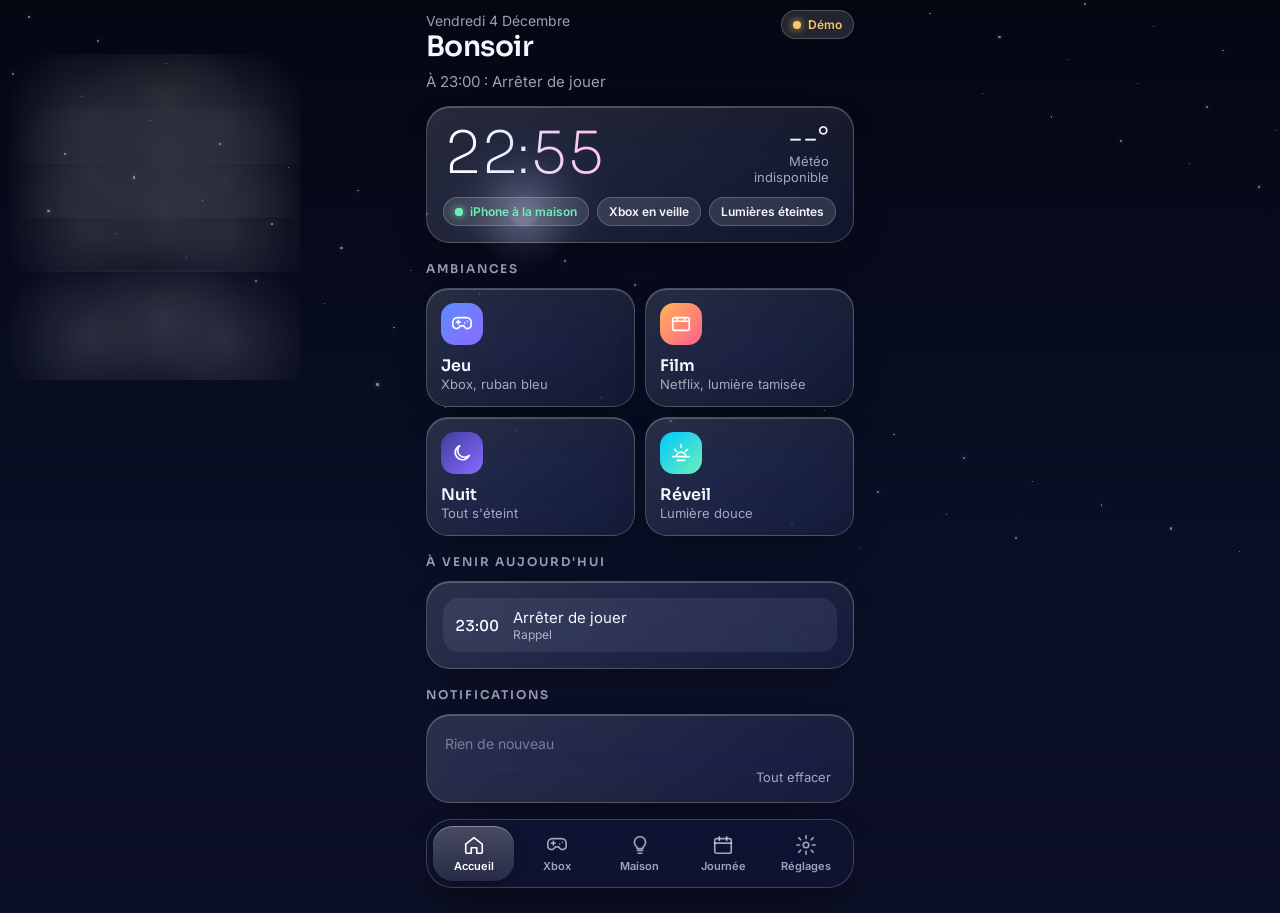
<file: index.html>
<!doctype html>
<html lang="fr">
<head>
<meta charset="utf-8">
<meta name="viewport" content="width=device-width, initial-scale=1, viewport-fit=cover">
<title>Ma chambre</title>
<meta name="apple-mobile-web-app-capable" content="yes">
<meta name="mobile-web-app-capable" content="yes">
<meta name="apple-mobile-web-app-status-bar-style" content="black-translucent">
<meta name="apple-mobile-web-app-title" content="Ma chambre">
<meta name="theme-color" content="#0b1026">
<link rel="manifest" href="manifest.webmanifest">
<link rel="apple-touch-icon" href="apple-touch-icon.png">
<link rel="icon" href="icon-192.png">
<link rel="stylesheet" href="https://fonts.googleapis.com/css2?family=Sora:wght@200;300;500;600&family=Inter:wght@400;500;600&display=swap">
<link rel="stylesheet" href="motion.css">
<script src="motion.js"></script>
<script src="vivant.js?v=2"></script>
<style>
/* Appli téléphone, portrait : une colonne de cartes en verre dépoli sur fond dégradé, barre d'onglets en bas (5 onglets). Centrée à 460px sur grand écran. */
:root{
  --bg:#0b1026; --fg:#f5f7ff; --muted:rgba(235,240,255,.66); --faint:rgba(235,240,255,.42); --edge:rgba(255,255,255,.2);
  --accent:#7cc8ff; --ok:#6bf0b8; --warn:#ffc46b; --danger:#ff8a8a; --lamp:#ffcf8a;
  --f-display:"Sora","Segoe UI",system-ui,sans-serif;
  --f-body:Inter,system-ui,-apple-system,"Segoe UI",sans-serif;
  color-scheme:dark;
}
*{box-sizing:border-box}
html,body{margin:0;min-height:100%}
[hidden]{display:none!important}
body{background:var(--bg);color:var(--fg);font-family:var(--f-body);font-size:15px;overflow-x:hidden;-webkit-tap-highlight-color:transparent}
button,input{font-family:inherit;color:inherit}
button{border:0;background:none;cursor:pointer}
button:focus-visible,input:focus-visible,a:focus-visible{outline:2px solid var(--accent);outline-offset:3px}
h1,h2,h3{font-family:var(--f-display);margin:0;text-wrap:balance}
h1{font-size:30px;font-weight:600;letter-spacing:-.02em}
h2{font-size:12px;font-weight:600;letter-spacing:.16em;text-transform:uppercase;color:var(--muted);margin-top:6px}
h3{font-size:16px;font-weight:600}
.sub{color:var(--muted);font-size:13px}

.aurora{position:fixed;inset:0;z-index:0;pointer-events:none;overflow:hidden}
.aurora i{position:absolute;border-radius:50%;filter:blur(60px);opacity:.7;animation:drift 26s ease-in-out infinite alternate}
.aurora .a1{width:90vmax;height:90vmax;left:-40vmax;top:-45vmax;background:radial-gradient(circle,#4f5bff,transparent 62%)}
.aurora .a2{width:80vmax;height:80vmax;right:-45vmax;top:5vmax;background:radial-gradient(circle,#ff4fc8,transparent 62%);animation-duration:32s}
.aurora .a3{width:80vmax;height:80vmax;left:-20vmax;bottom:-50vmax;background:radial-gradient(circle,#00d4ff,transparent 62%);animation-duration:28s}
.aurora .a4{width:60vmax;height:60vmax;right:-20vmax;bottom:-20vmax;background:radial-gradient(circle,var(--lamp),transparent 62%);opacity:0;transition:opacity .6s,background .6s}
body.lit .aurora .a4{opacity:.5}
@keyframes drift{to{transform:translate(5vmax,4vmax) scale(1.12)}}

.app{position:relative;z-index:1;max-width:460px;margin:0 auto;
  padding:calc(12px + env(safe-area-inset-top,0px)) max(16px, env(safe-area-inset-right,0px)) calc(110px + env(safe-area-inset-bottom,0px)) max(16px, env(safe-area-inset-left,0px));
  display:flex;flex-direction:column;gap:14px}
.card{border-radius:24px;padding:16px;display:flex;flex-direction:column;gap:12px;min-width:0;position:relative;
  background:linear-gradient(145deg,rgba(255,255,255,.14),rgba(255,255,255,.05));
  -webkit-backdrop-filter:blur(24px) saturate(170%);backdrop-filter:blur(24px) saturate(170%);
  border:1px solid var(--edge);box-shadow:inset 0 1px 0 rgba(255,255,255,.22),0 16px 40px -20px rgba(0,0,0,.6);transition:border-color .3s,box-shadow .3s}
.card.active{border-color:rgba(124,200,255,.55);box-shadow:inset 0 1px 0 rgba(255,255,255,.25),0 0 30px -10px var(--accent)}
.row{display:flex;align-items:center;justify-content:space-between;gap:12px}
.row > div{min-width:0}
.lead{display:flex;align-items:center;gap:12px;min-width:0}
.ic{width:42px;height:42px;border-radius:14px;display:grid;place-items:center;flex-shrink:0;background:var(--g,linear-gradient(135deg,#5b8cff,#8b6bff))}
.ic svg,.svg{stroke:#fff;fill:none;stroke-width:1.8;stroke-linecap:round;stroke-linejoin:round}
.pill{display:inline-flex;align-items:center;gap:7px;padding:6px 11px;border-radius:99px;font-size:12px;font-weight:600;background:rgba(255,255,255,.12);border:1px solid var(--edge);white-space:nowrap}
.pill.demo{color:var(--warn)} .pill.live{color:var(--ok)}
.dot{width:8px;height:8px;border-radius:50%;background:currentColor;box-shadow:0 0 8px currentColor}
.tag{font-size:11px;font-weight:600;padding:3px 8px;border-radius:99px;background:rgba(255,255,255,.12);color:var(--muted);white-space:nowrap}
.tag.soon{background:rgba(255,196,107,.16);color:var(--warn)}
.btn{min-height:44px;border-radius:14px;background:rgba(255,255,255,.12);border:1px solid var(--edge);font-weight:600;font-size:14px;padding:0 12px;transition:transform .12s}
.btn:active{transform:scale(.96)}
.btn.primary{background:linear-gradient(90deg,#00c8ff,#8b6bff 55%,#ff6fcf);border-color:transparent}
.btn.danger{background:rgba(255,138,138,.2);border-color:rgba(255,138,138,.45);color:#ffd0d0}
.btns{display:grid;grid-template-columns:repeat(3,minmax(0,1fr));gap:8px}
.icon-btn{width:44px;height:44px;border-radius:14px;display:grid;place-items:center;background:rgba(255,255,255,.12);border:1px solid var(--edge);flex-shrink:0}
.switch{width:56px;height:32px;border-radius:99px;background:rgba(255,255,255,.18);border:1px solid var(--edge);position:relative;flex-shrink:0;transition:background .3s}
.switch::after{content:"";position:absolute;top:2px;left:2px;width:26px;height:26px;border-radius:50%;background:#fff;box-shadow:0 2px 6px rgba(0,0,0,.35);transition:transform .3s cubic-bezier(.3,1.4,.5,1)}
.switch[aria-checked="true"]{background:linear-gradient(90deg,#00c8ff,#8b6bff)}
.switch.green[aria-checked="true"]{background:linear-gradient(90deg,#1f9d57,#5fe39a)}
.switch[aria-checked="true"]::after{transform:translateX(24px)}
.range{width:100%;height:28px;-webkit-appearance:none;appearance:none;background:transparent}
.range::-webkit-slider-runnable-track{height:8px;border-radius:99px;background:linear-gradient(90deg,rgba(255,255,255,.15),var(--tc,var(--accent)))}
.range::-moz-range-track{height:8px;border-radius:99px;background:linear-gradient(90deg,rgba(255,255,255,.15),var(--tc,var(--accent)))}
.range::-webkit-slider-thumb{-webkit-appearance:none;width:26px;height:26px;margin-top:-9px;border-radius:50%;background:#fff;box-shadow:0 0 0 4px rgba(255,255,255,.18)}
.range::-moz-range-thumb{width:26px;height:26px;border:0;border-radius:50%;background:#fff}
.swatches{display:flex;gap:8px;flex-wrap:wrap}
.sw{width:36px;height:36px;border-radius:50%;border:2px solid rgba(255,255,255,.3)}
.sw[aria-pressed="true"]{border-color:#fff;box-shadow:0 0 0 3px rgba(255,255,255,.25)}
.off{opacity:.4;pointer-events:none}
.meter{flex:1;height:8px;border-radius:99px;background:rgba(255,255,255,.14);overflow:hidden}
.meter i{display:block;height:100%;background:linear-gradient(90deg,#00c8ff,#ff6fcf);transition:width .2s}

/* accueil */
.top{display:flex;align-items:flex-end;justify-content:space-between;gap:12px}
.top .sub{font-size:14px;text-transform:capitalize}
.hero{display:flex;align-items:center;justify-content:space-between;gap:12px}
.clock{font-family:var(--f-display);font-size:58px;font-weight:200;letter-spacing:-.04em;line-height:1;font-variant-numeric:tabular-nums;
  background:linear-gradient(90deg,#fff,#cfe8ff 50%,#ffc2ef);-webkit-background-clip:text;background-clip:text;color:transparent}
.wxmini{display:flex;align-items:center;gap:8px;text-align:right}
.wxmini b{font-family:var(--f-display);font-size:30px;font-weight:300;display:block;line-height:1}
.chips{display:flex;gap:8px;flex-wrap:wrap}
.scenes{display:grid;grid-template-columns:repeat(2,minmax(0,1fr));gap:10px}
.scene{border-radius:22px;padding:14px;display:flex;flex-direction:column;align-items:flex-start;gap:10px;text-align:left;min-height:100px;transition:transform .15s}
.scene:active{transform:scale(.96)}
.scene b{font-family:var(--f-display);font-size:16px;font-weight:600}
.scene.on{border-color:var(--c);box-shadow:0 0 0 1px var(--c),0 0 26px -6px var(--c)}

/* xbox */
.now{border-radius:20px;min-height:170px;padding:16px;display:flex;flex-direction:column;justify-content:flex-end;gap:4px;position:relative;overflow:hidden;background:var(--art,linear-gradient(135deg,#1b2340,#0d1430))}
.now::before{content:"";position:absolute;inset:0;background:linear-gradient(180deg,transparent 30%,rgba(0,0,0,.55))}
.now > *{position:relative}
.now img{position:absolute;inset:0;width:100%;height:100%;object-fit:cover}
.now .label{font-size:11px;font-weight:600;letter-spacing:.14em;text-transform:uppercase;color:rgba(255,255,255,.8)}
.now .title{font-family:var(--f-display);font-size:26px;font-weight:600}
.apps{display:grid;grid-template-columns:repeat(4,minmax(0,1fr));gap:8px}
.appb{border-radius:16px;min-height:76px;display:flex;flex-direction:column;align-items:center;justify-content:center;gap:6px;font-size:12px;font-weight:600;background:rgba(255,255,255,.08);border:1px solid var(--edge);text-align:center;padding:4px}
.appb .logo{width:32px;height:32px;border-radius:10px;display:grid;place-items:center;font-family:var(--f-display);font-weight:700;font-size:15px}
.appb[aria-pressed="true"]{background:rgba(255,255,255,.2);border-color:rgba(255,255,255,.5)}
.apps-more{grid-column:1/-1;display:grid;grid-template-columns:repeat(4,minmax(0,1fr));gap:8px}
.apps-more[hidden]{display:none}
.vol{display:flex;align-items:center;gap:8px}
.vol .icon-btn{flex:1}

/* maison */
.shut{height:96px;border-radius:16px;background:linear-gradient(#3a5bd8,#7fb7ff 55%,#ffb3a0);position:relative;overflow:hidden;border:1px solid var(--edge)}
.shut.garage{background:linear-gradient(#2a2f3f,#3c4357)}
.shut i{position:absolute;inset:0 0 auto 0;background:repeating-linear-gradient(rgba(30,36,70,.95) 0 9px,rgba(60,70,120,.95) 9px 12px);transition:height .25s linear}
.shut.garage i{background:repeating-linear-gradient(#c9ced8 0 22px,#a9afbc 22px 24px)}
.confirm{border-radius:16px;padding:12px;background:rgba(255,138,138,.12);border:1px solid rgba(255,138,138,.35);display:flex;flex-direction:column;gap:10px}

/* listes */
.list{list-style:none;margin:0;padding:0;display:flex;flex-direction:column;gap:8px}
.item{display:flex;align-items:center;gap:10px;padding:10px 12px;border-radius:16px;background:rgba(255,255,255,.07)}
.item .time{font-family:var(--f-display);font-weight:500;font-size:15px;min-width:48px;font-variant-numeric:tabular-nums}
.item .txt{flex:1;min-width:0;overflow-wrap:anywhere}
.item .txt small{display:block;color:var(--muted);font-size:12px}
.item.past{opacity:.5}
.item.next{background:rgba(124,200,255,.16);border:1px solid rgba(124,200,255,.35)}
.x{width:32px;height:32px;border-radius:10px;display:grid;place-items:center;color:var(--muted);flex-shrink:0}
.empty{color:var(--faint);font-size:14px;padding:4px 2px;list-style:none}
.addrow{display:flex;gap:8px}
.addrow input{flex:1;min-width:0;min-height:44px;border-radius:12px;border:1px solid var(--edge);background:rgba(0,0,0,.2);padding:0 10px;font-size:16px}
.addrow input[type="time"]{flex:0 0 96px}
.wx-days{display:grid;grid-template-columns:repeat(4,minmax(0,1fr));gap:6px}
.wx-day{border-radius:14px;background:rgba(255,255,255,.07);padding:8px 4px;text-align:center;display:flex;flex-direction:column;align-items:center;gap:3px;font-size:12px}
.wx-day b{font-size:13px;font-variant-numeric:tabular-nums}

/* réglages */
.field{display:flex;flex-direction:column;gap:6px}
.field label{font-size:13px;font-weight:600;color:var(--muted)}
.field input,.field select{color:inherit;font-family:inherit;-webkit-appearance:none;appearance:none;min-height:46px;border-radius:12px;border:1px solid var(--edge);background:rgba(0,0,0,.25);padding:0 12px;font-size:16px;width:100%}
.help{font-size:13px;color:var(--muted);line-height:1.5;margin:0}
.help code{background:rgba(255,255,255,.1);padding:1px 6px;border-radius:6px;font-size:12px;overflow-wrap:anywhere}
.status{font-size:14px;font-weight:600}
.status.ok{color:var(--ok)} .status.err{color:var(--danger)}
a.link{color:var(--accent)}

/* barre d'onglets */
nav.tabs{position:fixed;z-index:3;left:50%;transform:translateX(-50%);bottom:calc(12px + env(safe-area-inset-bottom,0px));
  width:min(428px, calc(100% - 24px));display:grid;grid-template-columns:repeat(5,minmax(0,1fr));gap:2px;padding:6px;border-radius:26px;
  background:rgba(20,24,50,.55);-webkit-backdrop-filter:blur(26px) saturate(180%);backdrop-filter:blur(26px) saturate(180%);border:1px solid var(--edge);box-shadow:0 18px 40px -16px rgba(0,0,0,.7)}
nav.tabs a{display:flex;flex-direction:column;align-items:center;gap:3px;padding:8px 2px;border-radius:20px;color:var(--muted);text-decoration:none;font-size:11px;font-weight:600;min-height:44px}
nav.tabs a svg{stroke:currentColor;fill:none;stroke-width:1.8;stroke-linecap:round;stroke-linejoin:round}
nav.tabs a[aria-current="page"]{color:#fff;background:rgba(255,255,255,.16)}
.view{display:flex;flex-direction:column;gap:12px}

.toast{position:fixed;z-index:5;left:50%;top:calc(12px + env(safe-area-inset-top,0px));transform:translate(-50%,-20px);max-width:calc(100% - 32px);
  background:rgba(255,255,255,.18);-webkit-backdrop-filter:blur(24px);backdrop-filter:blur(24px);border:1px solid var(--edge);padding:10px 18px;border-radius:99px;font-weight:600;font-size:14px;opacity:0;transition:.3s;pointer-events:none}
.toast.show{opacity:1;transform:translate(-50%,0)}
.alert{position:fixed;z-index:6;left:50%;top:calc(12px + env(safe-area-inset-top,0px));transform:translate(-50%,-160%);transition:transform .45s cubic-bezier(.3,1.3,.5,1);
  width:min(428px,calc(100% - 24px));display:flex;align-items:center;gap:12px;padding:14px;border-radius:22px;
  background:rgba(30,34,70,.75);-webkit-backdrop-filter:blur(30px);backdrop-filter:blur(30px);border:1px solid rgba(255,255,255,.3)}
.alert.show{transform:translate(-50%,0)}
.alert .txt{flex:1;min-width:0} .alert b{font-family:var(--f-display);display:block}
@media (prefers-reduced-motion:reduce){*{transition:none!important;animation:none!important}}
/* ---------- thèmes selon la Xbox (les mouvements sont dans motion.css) ---------- */
#th-bg,#th-fx{position:fixed;inset:0;pointer-events:none;overflow:hidden;display:none}
#th-bg{z-index:0;background-size:cover;background-position:center bottom}#th-fx{z-index:2}
.dk{position:absolute}.dk img,.dk svg{display:block;width:100%}
.now > .tk{display:none}
body.th-netflix{--bg:#0a0000;--accent:#e50914;--edge:rgba(255,90,90,.25)}
.th-netflix .aurora .a1{background:radial-gradient(circle,#e50914,transparent 62%)}
.th-netflix .aurora .a2{background:radial-gradient(circle,#7a0008,transparent 62%)}
.th-netflix .aurora .a3{background:radial-gradient(circle,#ff3b45,transparent 62%);opacity:.4}
.th-netflix .card{background:linear-gradient(145deg,rgba(255,60,60,.14),rgba(255,255,255,.03))}
.th-netflix .ic{--g:linear-gradient(135deg,#ff3b45,#8a0008)!important}
.th-netflix .switch[aria-checked="true"]{background:linear-gradient(90deg,#b00610,#e50914)}
.th-netflix .meter i{background:linear-gradient(90deg,#ff5a5f,#e50914)}
.th-netflix .appb[aria-pressed="true"]{background:rgba(229,9,20,.35);border-color:#e50914}
.th-netflix nav.tabs{background:rgba(40,0,4,.7)}
.th-netflix .app{padding-top:46px}
.now.ticket{background:linear-gradient(135deg,#f4e7d0,#e7d3ad)!important;overflow:visible;padding-right:84px;box-shadow:0 10px 24px rgba(0,0,0,.45)}
.now.ticket::before{display:none}
.now.ticket .label{color:#b00610}.now.ticket .title{color:#2a0003}
.now.ticket > .tk{display:block;position:absolute;top:50%;margin-top:-13px;width:26px;height:26px;border-radius:50%;background:#1a0003}
.now.ticket > .tk-l{left:-13px}.now.ticket > .tk-r{right:-13px}
.now.ticket > .tk-d{top:12px;bottom:12px;margin:0;width:0;height:auto;right:70px;border-radius:0;background:none;border-left:3px dashed rgba(120,0,10,.45)}
.now.ticket > .tk-s{right:12px;width:52px;height:20px;margin-top:-10px;border-radius:0;background:none;font:700 13px sans-serif;color:#b00610;text-align:center;transform:rotate(-90deg)}
body.th-youtube{--bg:#020c06;--accent:#2fae5a;--edge:rgba(110,210,130,.25)}
.th-youtube .aurora,.th-gta .aurora,.th-forza .aurora{display:none}
.th-youtube #th-bg{background-image:url(themes/yt-fond-p.jpg);background-color:#020c06}
.th-youtube .card{background:linear-gradient(145deg,rgba(90,200,120,.14),rgba(0,0,0,.3))}
.th-youtube .ic{--g:linear-gradient(135deg,#4fc96a,#145c26)!important}
.th-youtube .switch[aria-checked="true"]{background:linear-gradient(90deg,#1b7a3a,#3fcf6a)}
.th-youtube .meter i{background:linear-gradient(90deg,#9be27a,#2fae5a)}
.th-youtube .appb[aria-pressed="true"]{background:rgba(47,174,90,.32);border-color:#2fae5a}
.th-youtube nav.tabs{background:rgba(4,30,14,.7)}
.th-youtube .now{--art:linear-gradient(135deg,#1d6b35,#04170b)!important}
body.th-gta{--bg:#07020f;--accent:#ff2d95;--edge:rgba(255,90,170,.3)}
.th-gta #th-bg{background-image:url(themes/gta-fond-p.jpg);background-color:#07020f}
.th-gta .card{background:linear-gradient(145deg,rgba(120,40,140,.45),rgba(20,0,40,.72))}
.th-gta .ic{--g:linear-gradient(135deg,#ff5aa0,#7b2cff)!important}
.th-gta .switch[aria-checked="true"]{background:linear-gradient(90deg,#7b2cff,#ff2d95)}
.th-gta .meter i{background:linear-gradient(90deg,#ffb35c,#ff2d95)}
.th-gta .appb[aria-pressed="true"]{background:rgba(255,45,149,.3);border-color:#ff2d95}
.th-gta nav.tabs{background:rgba(25,5,40,.75)}
.th-gta .now{--art:linear-gradient(160deg,#ffb35c,#ff2d95 45%,#4a0f8a)!important}
body.th-forza{--bg:#050506;--accent:#ff5a2a;--edge:rgba(255,120,80,.25)}
.th-forza #th-bg{background:radial-gradient(circle at 20% 0%,rgba(255,60,20,.28),transparent 50%),radial-gradient(circle at 100% 70%,rgba(200,20,10,.25),transparent 50%),#050506}
.th-forza .card{background:linear-gradient(145deg,rgba(255,110,70,.1),rgba(0,0,0,.4))}
.th-forza .ic{--g:linear-gradient(135deg,#ff7a3a,#a3120a)!important}
.th-forza .switch[aria-checked="true"]{background:linear-gradient(90deg,#a3120a,#ff5a2a)}
.th-forza .meter i{background:linear-gradient(90deg,#ffb35c,#ff3a1a)}
.th-forza .appb[aria-pressed="true"]{background:rgba(255,90,42,.28);border-color:#ff5a2a}
.th-forza nav.tabs{background:rgba(20,6,4,.75)}
.th-forza .now{--art:url(themes/fz-mini.jpg) center/cover no-repeat #000!important;min-height:190px}
/* ---------- chambre vivante : ciel, jaquette, message d'accueil, plan 3D ---------- */
#v-sky{display:none}
body.sky #v-sky{display:block}
body.themed #v-sky,body.themed #v-cover{display:none}
body.sky .aurora i:not(.a4){opacity:0;transition:opacity 1.2s}
body.sky.sc-on .aurora i:not(.a4){opacity:.5}
#v-cover{position:fixed;inset:-80px;z-index:0;pointer-events:none;background-size:cover;background-position:center;filter:blur(46px) saturate(150%);opacity:0;transform:scale(1.15);transition:opacity 1.6s}
body.cov #v-cover{opacity:.55}
#v-cover::after{content:"";position:absolute;inset:0;background:rgba(5,8,24,.35)}
.top{position:relative}
body.acc .top{display:block}
body.acc #mode{position:absolute;right:0;top:-2px}
body.acc h1{font-size:28px}
.clock{white-space:nowrap;flex-shrink:0}
.wxmini .sub{display:block;max-width:118px}
.greet{margin:-6px 0 0;min-height:20px;font-size:15px;color:var(--muted);transition:opacity .5s,transform .5s}
.greet.out{opacity:0;transform:translateY(6px)}
.plan-card{padding:12px 12px 6px;overflow:hidden}
.vwrap{position:relative;margin:-4px -4px 0;perspective:900px;-webkit-perspective:900px;touch-action:pan-y}
.vwrap .vplan{transition:transform .9s cubic-bezier(.2,1.3,.4,1);transform-origin:50% 60%}
.vwrap.drag .vplan{transition:none}
.vleg{display:flex;gap:6px;flex-wrap:wrap;justify-content:center;padding-bottom:6px}
.vleg span{font-size:11px;font-weight:600;color:var(--muted);padding:4px 9px;border-radius:99px;background:rgba(255,255,255,.08)}
.vpop{font-family:var(--f-body)}
</style>
</head>
<body>
<div id="v-sky" aria-hidden="true"></div><div id="v-cover" aria-hidden="true"></div>
<div class="aurora" aria-hidden="true"><i class="a1"></i><i class="a2"></i><i class="a3"></i><i class="a4"></i></div>
<div id="th-bg" aria-hidden="true"></div><div id="th-fx" aria-hidden="true"></div>

<div class="app">
  <div class="top">
    <div><div class="sub" id="date"></div><h1 id="title">Ma chambre</h1></div>
    <span class="pill demo" id="mode"><span class="dot"></span><span id="mode-txt">Démo</span></span>
  </div>
  <p class="greet" id="greet"></p>

  <!-- ACCUEIL -->
  <section class="view" id="v-accueil">
    <div class="card">
      <div class="hero">
        <div class="clock" id="clock">--:--</div>
        <div class="wxmini"><div><b id="wx-mini-t">--°</b><span class="sub" id="wx-mini-d">Météo…</span></div><span id="wx-mini-i"></span></div>
      </div>
      <div class="chips">
        <span class="pill" id="presence"><span class="dot"></span><span id="presence-txt">iPhone à la maison</span></span>
        <span class="pill" id="chip-xbox">Xbox en veille</span>
        <span class="pill" id="chip-lights">Lumières éteintes</span>
      </div>
    </div>
    <h2>Ambiances</h2>
    <div class="scenes" id="scenes"></div>
    <h2>À venir aujourd'hui</h2>
    <div class="card"><ul class="list" id="upcoming"></ul></div>
    <h2>Notifications</h2>
    <div class="card"><ul class="list" id="notifs"></ul><button class="sub" id="nt-clear" style="align-self:flex-end">Tout effacer</button></div>
  </section>

  <!-- XBOX -->
  <section class="view" id="v-xbox" hidden>
    <div class="card" id="c-xbox">
      <div class="row">
        <div class="lead"><span class="ic" style="--g:linear-gradient(135deg,#1f9d57,#5fe39a)"><svg width="22" height="22" viewBox="0 0 24 24"><path d="M6 10h4M8 8v4M15 11h.01M18 9h.01"/><path d="M7 5h10a5 5 0 0 1 5 5v3a4 4 0 0 1-7 2.6L14 14h-4l-1 1.6A4 4 0 0 1 2 13v-3a5 5 0 0 1 5-5z"/></svg></span>
          <div><h3>Xbox</h3><div class="sub" id="xb-state">En veille</div></div></div>
        <button class="switch green" role="switch" id="xb-sw" aria-checked="false" aria-label="Allumer la Xbox"></button>
      </div>
      <div class="now" id="xb-now"><span class="tk tk-l"></span><span class="tk tk-r"></span><span class="tk tk-d"></span><span class="tk tk-s">ADMIS</span><span class="label" id="xb-label">En veille</span><span class="title" id="xb-title">Touche une appli</span></div>
      <div class="apps" id="apps"></div>
    </div>
    <div class="card" id="c-tv">
      <div class="lead"><span class="ic" style="--g:linear-gradient(135deg,#ff6f8f,#8b6bff)"><svg width="22" height="22" viewBox="0 0 24 24"><rect x="3" y="5" width="18" height="12" rx="2"/><path d="M8 21h8M12 17v4"/></svg></span>
        <div><h3>Télé</h3><div class="sub" id="tv-state">S'allume et s'éteint avec la Xbox</div></div></div>
      <div class="vol" id="tv-vol-row">
        <button class="icon-btn" data-tv="moins" aria-label="Baisser le son">–</button>
        <button class="icon-btn" data-tv="plus" aria-label="Monter le son">+</button>
        <button class="icon-btn" data-tv="muet" aria-label="Couper le son"><svg class="svg" width="20" height="20" viewBox="0 0 24 24"><path d="M11 5L6 9H3v6h3l5 4zM22 9l-6 6M16 9l6 6"/></svg></button>
      </div>
    </div>
  </section>

  <!-- MAISON -->
  <section class="view" id="v-maison" hidden>
    <div class="card plan-card">
      <div class="row" style="padding:2px 4px 0"><h3>Ma chambre en 3D</h3><span class="sub">Touchez un objet</span></div>
      <div class="vwrap" id="plan"></div>
    </div>
    <h2>Lumières Philips Hue</h2>
    <div id="lights" class="view"></div>
    <div hidden><!-- volets et garage : pas prévus pour l'instant -->
    <div class="card" id="c-shut">
      <div class="row"><div class="lead"><span class="ic" style="--g:linear-gradient(135deg,#3a5bd8,#7cc8ff)"><svg width="22" height="22" viewBox="0 0 24 24"><rect x="4" y="3" width="16" height="18" rx="2"/><path d="M4 8h16M4 12h16M4 16h16"/></svg></span><div><h3>Volets</h3><div class="sub" id="shut-sub">Ouverts</div></div></div><span class="tag soon" data-soon="shutter">Bientôt</span></div>
      <div class="shut" aria-hidden="true"><i id="shut-vis" style="height:0%"></i></div>
      <div class="btns"><button class="btn" data-shut="0">Ouvrir</button><button class="btn" data-shut="stop">Stop</button><button class="btn" data-shut="100">Fermer</button></div>
    </div>
    <div class="card" id="c-garage">
      <div class="row"><div class="lead"><span class="ic" style="--g:linear-gradient(135deg,#5b6b8f,#9aa7c2)"><svg width="22" height="22" viewBox="0 0 24 24"><path d="M3 21V9l9-6 9 6v12M7 21v-8h10v8M7 17h10"/></svg></span><div><h3>Porte de garage</h3><div class="sub" id="gar-sub">Fermée</div></div></div><span class="tag soon" data-soon="garage">Bientôt</span></div>
      <div class="shut garage" aria-hidden="true"><i id="gar-vis" style="height:100%"></i></div>
      <div class="btns"><button class="btn" id="gar-open">Ouvrir</button><button class="btn" id="gar-stop">Stop</button><button class="btn" id="gar-close">Fermer</button></div>
      <div class="confirm" id="gar-confirm" hidden>
        <b>Ouvrir la porte du garage ?</b>
        <div class="btns" style="grid-template-columns:repeat(2,minmax(0,1fr))"><button class="btn" id="gar-no">Annuler</button><button class="btn danger" id="gar-yes">Oui, ouvrir</button></div>
      </div>
    </div>
    </div>
  </section>

  <!-- JOURNÉE -->
  <section class="view" id="v-journee" hidden>
    <div class="card">
      <div class="row"><h3>Météo</h3><span class="sub" id="wx-city">…</span></div>
      <div class="row"><div><div style="font-family:var(--f-display);font-size:44px;font-weight:300;line-height:1" id="wx-t">--°</div><div class="sub" id="wx-desc">Chargement…</div></div><span id="wx-icon"></span></div>
      <div class="sub" id="wx-extra"></div>
      <div class="wx-days" id="wx-days"></div>
      <div class="row sub"><span>Lever <b id="sunrise" style="color:var(--fg)">--:--</b></span><span>Coucher <b id="sunset" style="color:var(--fg)">--:--</b></span></div>
    </div>
    <div class="card">
      <div class="row"><h3>Agenda</h3><span class="sub" id="ag-count"></span></div>
      <ul class="list" id="agenda"></ul>
      <form class="addrow" id="ag-form"><input type="time" id="ag-time" required aria-label="Heure"><input type="text" id="ag-text" placeholder="Événement" maxlength="60" required aria-label="Événement"><button class="btn" type="submit">Ajouter</button></form>
    </div>
    <div class="card">
      <h3>Rappels</h3>
      <ul class="list" id="reminders"></ul>
      <form class="addrow" id="rp-form"><input type="time" id="rp-time" required aria-label="Heure"><input type="text" id="rp-text" placeholder="Rappel" maxlength="60" required aria-label="Rappel"><button class="btn" type="submit">Ajouter</button></form>
    </div>
  </section>

  <!-- RÉGLAGES -->
  <section class="view" id="v-reglages" hidden>
    <div class="card">
      <div class="field"><label for="st-city">Ville pour la météo</label><input id="st-city" type="text" placeholder="Vide = position du téléphone" autocomplete="off"></div>
      <div class="field"><label for="st-fond">Fond d'écran</label><select id="st-fond"><option value="ciel">Ciel qui suit l'heure et la météo</option><option value="couleurs">Couleurs (comme avant)</option></select></div>
      <div class="field"><label for="st-anim">Animations</label><select id="st-anim"><option value="1">Oui (le plus beau)</option><option value="0">Non</option></select></div>
      <div class="field"><label for="st-theme">Thème</label><select id="st-theme"><option value="auto">Automatique (selon ce qui tourne sur la Xbox)</option><option value="none">Aucun</option><option value="netflix">Netflix</option><option value="youtube">YouTube</option><option value="forza">Forza</option><option value="gta">GTA 6</option></select></div>
      <p class="help" id="xb-raw">La Xbox dit : rien pour l'instant (Home Assistant pas connecté)</p>
    </div>
    <div class="card">
      <h3>Home Assistant</h3>
      <p class="help">Tant que ce n'est pas rempli, l'appli reste en démo. L'adresse et la clé restent <b>uniquement sur ce téléphone</b>, jamais sur GitHub. Il faut les mettre une fois sur chaque appareil.</p>
      <div class="field"><label for="st-url">Adresse de Home Assistant</label><input id="st-url" type="url" placeholder="Remplie toute seule si l'appli est ouverte depuis Home Assistant" autocomplete="off" spellcheck="false"></div>
      <div class="field"><label for="st-token">Clé d'accès (jeton longue durée)</label><input id="st-token" type="password" placeholder="Profil › Sécurité › Jetons" autocomplete="off" spellcheck="false"></div>
      <details>
        <summary style="cursor:pointer;font-weight:600;font-size:14px;min-height:28px">Appareils</summary>
        <div class="view" style="margin-top:10px" id="ent-fields"></div>
        <p class="help" style="margin-top:10px">« Tester » cherche vos appareils dans Home Assistant et propose une liste. Laissez « Pas encore » pour ce qui n'est pas encore acheté : ça reste en démo.</p>
      </details>
      <span class="status" id="st-status"></span>
      <div class="btns"><button class="btn" id="st-forget">Oublier</button><button class="btn" id="st-test">Tester</button><button class="btn primary" id="st-save">Enregistrer</button></div>
    </div>
    <p class="help">Tableau de bord tablette : <a class="link" href="tablette/index.html">ouvrir</a> · Version 13 (26/11)</p>
  </section>
</div>

<nav class="tabs" aria-label="Sections">
  <a href="#accueil" data-tab="accueil"><svg width="22" height="22" viewBox="0 0 24 24"><path d="M3 11l9-7 9 7v9a1 1 0 0 1-1 1h-5v-6H9v6H4a1 1 0 0 1-1-1z"/></svg>Accueil</a>
  <a href="#xbox" data-tab="xbox"><svg width="22" height="22" viewBox="0 0 24 24"><path d="M6 10h4M8 8v4M15 11h.01M18 9h.01"/><path d="M7 5h10a5 5 0 0 1 5 5v3a4 4 0 0 1-7 2.6L14 14h-4l-1 1.6A4 4 0 0 1 2 13v-3a5 5 0 0 1 5-5z"/></svg>Xbox</a>
  <a href="#maison" data-tab="maison"><svg width="22" height="22" viewBox="0 0 24 24"><path d="M9 18h6M10 21h4M12 3a6 6 0 0 0-4 10.5c.8.8 1 1.5 1 2.5h6c0-1 .2-1.7 1-2.5A6 6 0 0 0 12 3z"/></svg>Maison</a>
  <a href="#journee" data-tab="journee"><svg width="22" height="22" viewBox="0 0 24 24"><rect x="3" y="5" width="18" height="16" rx="2"/><path d="M3 10h18M8 3v4M16 3v4"/></svg>Journée</a>
  <a href="#reglages" data-tab="reglages"><svg width="22" height="22" viewBox="0 0 24 24"><circle cx="12" cy="12" r="3"/><path d="M12 2v3M12 19v3M4.2 4.2l2.1 2.1M17.7 17.7l2.1 2.1M2 12h3M19 12h3M4.2 19.8l2.1-2.1M17.7 6.3l2.1-2.1"/></svg>Réglages</a>
</nav>
<div class="toast" id="toast" role="status" aria-live="polite"></div>
<div class="alert" id="alert" role="alert">
  <span class="ic" style="--g:linear-gradient(135deg,#ffb454,#ff6fcf)"><svg width="22" height="22" viewBox="0 0 24 24"><path d="M6 8a6 6 0 0 1 12 0c0 7 3 9 3 9H3s3-2 3-9M10.3 21a1.9 1.9 0 0 0 3.4 0"/></svg></span>
  <div class="txt"><b id="alert-title">Rappel</b><span class="sub" id="alert-text"></span></div>
  <button class="btn" id="alert-ok">OK</button>
</div>

<script>
(function(){
  'use strict';
  const $ = id => document.getElementById(id);
  const esc = s => String(s).replace(/[&<>"']/g, c => ({'&':'&amp;','<':'&lt;','>':'&gt;','"':'&quot;',"'":'&#39;'}[c]));
  const pad = n => String(n).padStart(2,'0');
  const hm = d => pad(d.getHours())+':'+pad(d.getMinutes());
  /* mêmes clés que la tablette : un appareil partage ses réglages entre les deux pages */
  const store = {
    get(k, def){ try { const v = localStorage.getItem('tb-'+k); return v == null ? def : JSON.parse(v); } catch(e){ return def; } },
    set(k, v){ try { localStorage.setItem('tb-'+k, JSON.stringify(v)); } catch(e){} }
  };
  let tt; const toast = m => { const t=$('toast'); t.textContent=m; t.classList.add('show'); clearTimeout(tt); tt=setTimeout(()=>t.classList.remove('show'),1700); };

  /* ---------- configuration ---------- */
  const ENT = [
    ['xbox','Xbox','media_player.xbox'], ['person','Présence iPhone','person.clement'],
    ['chevet','Lampe du plafond 1','light.chevet'], ['plafond','Lampe du plafond 2','light.plafonnier'], ['ruban','Ruban sous le canapé','light.ruban_canape']
  ];
  let cfg = Object.assign({city:'', url:'', token:'', xbox:'media_player.xbox', person:''}, store.get('cfg', {}));
  /* servie par Home Assistant lui-même (http://…:8123/local/…) : l'adresse se remplit toute seule */
  const SAME = location.port === '8123' || location.pathname.indexOf('/local/') === 0;
  if (SAME && !cfg.url) cfg.url = location.origin;
  let haHome = null; /* position de la maison (zone.home), utilisée pour la météo */
  let live = false;
  const has = k => live && !!cfg[k];

  /* ---------- état ---------- */
  const s = { xbox:false, app:null, vol:30, muted:false, home:true, shutter:0, garage:100, scene:null,
    lights:[
      {id:'chevet', name:'Lampe du plafond 1', kind:'Ampoule Hue', on:false, lvl:40, color:'#ffcf8a'},
      {id:'plafond', name:'Lampe du plafond 2', kind:'Ampoule Hue', on:false, lvl:80, color:'#f4f6ff'},
      {id:'ruban', name:'Ruban sous le canapé', kind:'Hue Lightstrip 5 m', on:false, lvl:60, color:'#a77bff'}
    ]};
  let agenda = store.get('agenda', null) || [{t:'18:00', txt:'Exemple : entraînement'}, {t:'20:30', txt:'Exemple : repas en famille'}];
  let reminders = store.get('reminders', [{t:'23:00', txt:'Arrêter de jouer', on:true}]);
  let notifs = store.get('notifs', []);
  const saveLists = () => { store.set('agenda', agenda); store.set('reminders', reminders); store.set('notifs', notifs.slice(0,30)); };
  function notify(txt){ notifs.unshift({t:hm(new Date()), txt}); notifs = notifs.slice(0,30); saveLists(); renderNotifs(); if(window.Motion) Motion.newNotif(); }
  let at; function showAlert(title, text){ $('alert-title').textContent=title; $('alert-text').textContent=text; $('alert').classList.add('show'); clearTimeout(at); at=setTimeout(()=>$('alert').classList.remove('show'),60000);
    try { navigator.vibrate && navigator.vibrate([200,100,200]); } catch(e){} }
  $('alert-ok').onclick = () => $('alert').classList.remove('show');

  /* ---------- Home Assistant ---------- */
  /* clé refusée : on arrête d'insister, sinon Home Assistant bloque l'appareil */
  let badKey = false;
  async function ha(path, method, body){
    const r = await fetch(cfg.url.replace(/\/+$/,'') + path, {method:method||'GET', headers:{'Authorization':'Bearer '+cfg.token,'Content-Type':'application/json'}, body: body ? JSON.stringify(body) : undefined});
    if (r.status === 401){ if (!badKey) notify('Clé refusée par Home Assistant : remettez-la dans Réglages'); badKey = true; }
    if (!r.ok) throw new Error('HTTP '+r.status); return r.json();
  }
  async function call(domain, service, data){
    try { await ha('/api/services/'+domain+'/'+service, 'POST', data); } catch(e){ notify('Commande non reçue ('+e.message+')'); }
  }

  /* ---------- onglets ---------- */
  let curTab='accueil', greetHello='';
  const TABS = {accueil:'Ma chambre', xbox:'Xbox et télé', maison:'Maison', journee:'Journée', reglages:'Réglages'};
  function route(){ const t=(location.hash||'').slice(1); const tab = TABS[t] ? t : 'accueil';
    Object.keys(TABS).forEach(k => $('v-'+k).hidden = k !== tab);
    document.querySelectorAll('nav.tabs a').forEach(a => { if (a.dataset.tab===tab) a.setAttribute('aria-current','page'); else a.removeAttribute('aria-current'); });
    curTab=tab; document.body.classList.toggle('acc',tab==='accueil'); $('title').textContent = tab==='accueil'&&greetHello ? greetHello : TABS[tab]; $('greet').hidden = tab!=='accueil'; if(tab==='maison'&&planOn) VIV.planHit($('plan')); if (tab==='reglages'){ fillSettings(); if(!badKey&&cfg.url&&cfg.token) findDevices(cfg.url,cfg.token).catch(()=>{}); } window.scrollTo(0,0); }
  window.addEventListener('hashchange', route);

  /* ---------- horloge, agenda, rappels ---------- */
  let lastMin='', nextUp=null;
  function tick(){ const d=new Date(), m=hm(d); if(window.Motion) Motion.clock($('clock'),m); else $('clock').textContent=m;
    $('date').textContent=d.toLocaleDateString('fr-FR',{weekday:'long',day:'numeric',month:'long'});
    if (m!==lastMin){ lastMin=m; reminders.forEach(r=>{ if(r.on&&r.t===m){ showAlert('Rappel',r.txt); notify('Rappel : '+r.txt);} }); agenda.forEach(a=>{ if(a.t===m) showAlert('Agenda',a.txt); }); renderAgenda(); vivMinute(); } }
  function renderAgenda(){
    const m=hm(new Date()); const list=agenda.slice().sort((a,b)=>a.t.localeCompare(b.t)); const ni=list.findIndex(a=>a.t>=m);
    $('agenda').innerHTML = list.length ? list.map((a,i)=>'<li class="item'+(a.t<m?' past':'')+(i===ni?' next':'')+'"><span class="time">'+esc(a.t)+'</span><span class="txt">'+esc(a.txt)+'</span><button class="x" data-del-ag="'+agenda.indexOf(a)+'" aria-label="Supprimer">✕</button></li>').join('') : '<li class="empty">Rien de prévu</li>';
    $('ag-count').textContent = list.length ? list.length+' aujourd\'hui' : '';
    document.querySelectorAll('[data-del-ag]').forEach(b=>b.onclick=()=>{ agenda.splice(+b.dataset.delAg,1); saveLists(); renderAgenda(); });
    const up = list.filter(a=>a.t>=m).map(a=>({t:a.t,txt:a.txt,k:'Agenda'})).concat(reminders.filter(r=>r.on&&r.t>=m).map(r=>({t:r.t,txt:r.txt,k:'Rappel'}))).sort((a,b)=>a.t.localeCompare(b.t)).slice(0,4);
    nextUp = up[0]||null;
    $('upcoming').innerHTML = up.length ? up.map(u=>'<li class="item"><span class="time">'+esc(u.t)+'</span><span class="txt">'+esc(u.txt)+'<small>'+u.k+'</small></span></li>').join('') : '<li class="empty">Plus rien de prévu aujourd\'hui</li>';
  }
  function renderReminders(){
    $('reminders').innerHTML = reminders.length ? reminders.slice().sort((a,b)=>a.t.localeCompare(b.t)).map(r=>{ const i=reminders.indexOf(r);
      return '<li class="item"><span class="time">'+esc(r.t)+'</span><span class="txt">'+esc(r.txt)+'<small>Tous les jours</small></span><button class="switch" role="switch" data-rp="'+i+'" aria-checked="'+(!!r.on)+'" aria-label="Activer"></button><button class="x" data-del-rp="'+i+'" aria-label="Supprimer">✕</button></li>'; }).join('') : '<li class="empty">Aucun rappel</li>';
    document.querySelectorAll('[data-rp]').forEach(b=>b.onclick=()=>{ const r=reminders[+b.dataset.rp]; r.on=!r.on; saveLists(); renderReminders(); renderAgenda(); });
    document.querySelectorAll('[data-del-rp]').forEach(b=>b.onclick=()=>{ reminders.splice(+b.dataset.delRp,1); saveLists(); renderReminders(); renderAgenda(); });
  }
  $('ag-form').onsubmit=e=>{ e.preventDefault(); agenda.push({t:$('ag-time').value, txt:$('ag-text').value.trim()}); $('ag-text').value=''; saveLists(); renderAgenda(); toast('Ajouté à l\'agenda'); };
  $('rp-form').onsubmit=e=>{ e.preventDefault(); reminders.push({t:$('rp-time').value, txt:$('rp-text').value.trim(), on:true}); $('rp-text').value=''; saveLists(); renderReminders(); renderAgenda(); toast('Rappel ajouté'); };
  function renderNotifs(){ $('notifs').innerHTML = notifs.length ? notifs.slice(0,5).map(n=>'<li class="item"><span class="time" style="font-size:13px;color:var(--muted)">'+esc(n.t)+'</span><span class="txt">'+esc(n.txt)+'</span></li>').join('') : '<li class="empty">Rien de nouveau</li>'; }
  $('nt-clear').onclick=()=>{ notifs=[]; saveLists(); renderNotifs(); };

  /* ---------- météo (Open-Meteo, gratuit, sans clé) ---------- */
  const WMO={0:['Ciel dégagé','sun'],1:['Plutôt dégagé','sun'],2:['Partiellement nuageux','cloudsun'],3:['Couvert','cloud'],45:['Brouillard','fog'],48:['Brouillard','fog'],51:['Bruine','rain'],53:['Bruine','rain'],55:['Bruine','rain'],61:['Pluie faible','rain'],63:['Pluie','rain'],65:['Forte pluie','rain'],66:['Pluie verglaçante','rain'],67:['Pluie verglaçante','rain'],71:['Neige faible','snow'],73:['Neige','snow'],75:['Forte neige','snow'],77:['Neige','snow'],80:['Averses','rain'],81:['Averses','rain'],82:['Fortes averses','rain'],85:['Averses de neige','snow'],86:['Averses de neige','snow'],95:['Orage','storm'],96:['Orage','storm'],99:['Orage','storm']};
  const ICONS={sun:'<circle cx="12" cy="12" r="4" style="stroke:#ffc46b"/><path style="stroke:#ffc46b" d="M12 2v2M12 20v2M4.9 4.9l1.4 1.4M17.7 17.7l1.4 1.4M2 12h2M20 12h2M4.9 19.1l1.4-1.4M17.7 6.3l1.4-1.4"/>',
    cloudsun:'<path style="stroke:#ffc46b" d="M8 3v1.5M3.8 5.8l1 1M2 10h1.5M12.2 5.8l-1 1M5.5 11.5a3 3 0 0 1 5.3-2.6"/><path d="M8 20h9a4 4 0 0 0 0-8 5.5 5.5 0 0 0-10.6 1.4A3.3 3.3 0 0 0 8 20z"/>',
    cloud:'<path d="M7 19h10a4.5 4.5 0 0 0 .5-9A6 6 0 0 0 6 11.5 3.8 3.8 0 0 0 7 19z"/>', fog:'<path d="M4 10h16M3 14h18M6 18h12"/>',
    rain:'<path d="M7 15h10a4 4 0 0 0 .5-8A5.5 5.5 0 0 0 6.5 8.5 3.3 3.3 0 0 0 7 15z"/><path style="stroke:#7cc8ff" d="M9 18l-1 3M13 18l-1 3M17 18l-1 3"/>',
    snow:'<path d="M7 14h10a4 4 0 0 0 .5-8A5.5 5.5 0 0 0 6.5 7.5 3.3 3.3 0 0 0 7 14z"/><path style="stroke:#cfe8ff" d="M9 18h.01M13 18h.01M17 18h.01M11 21h.01M15 21h.01"/>',
    moon:'<path style="stroke:#e6e4ff" d="M20 14.5A8 8 0 1 1 9.5 4a6.5 6.5 0 0 0 10.5 10.5z"/>',
    cloudmoon:'<path style="stroke:#e6e4ff" d="M13.5 3.5a5 5 0 0 0 6 6.5 5.5 5.5 0 0 1-4.3 3"/><path d="M7 20h9a4 4 0 0 0 0-8 5.5 5.5 0 0 0-10.6 1.4A3.3 3.3 0 0 0 7 20z"/>',
    storm:'<path d="M7 14h10a4 4 0 0 0 .5-8A5.5 5.5 0 0 0 6.5 7.5 3.3 3.3 0 0 0 7 14z"/><path style="stroke:#ffc46b" d="M12 14l-2 4h4l-2 4"/>'};
  const icon=(c,n,night)=>{ let k=(WMO[c]||['','cloud'])[1]; if(night&&k==='sun') k='moon'; else if(night&&k==='cloudsun') k='cloudmoon'; return '<svg class="svg" width="'+n+'" height="'+n+'" viewBox="0 0 24 24">'+((window.Motion&&Motion.wx(k))||ICONS[k])+'</svg>'; };
  function position(){ return new Promise(res=>{ if(!navigator.geolocation) return res(null); navigator.geolocation.getCurrentPosition(p=>res({lat:p.coords.latitude,lon:p.coords.longitude,name:'Ma position'}),()=>res(null),{timeout:8000,maximumAge:3600000}); }); }
  async function loadWeather(){
    try {
      let loc=null;
      if (cfg.city){ const j=await (await fetch('https://geocoding-api.open-meteo.com/v1/search?count=1&language=fr&name='+encodeURIComponent(cfg.city))).json(); if (j.results&&j.results.length) loc={lat:j.results[0].latitude,lon:j.results[0].longitude,name:j.results[0].name}; }
      if (!loc) loc=haHome;
      if (!loc) loc=await position();
      if (!loc) loc={lat:48.8566,lon:2.3522,name:'Paris (choisis ta ville dans Réglages)'};
      const j=await (await fetch('https://api.open-meteo.com/v1/forecast?latitude='+loc.lat+'&longitude='+loc.lon+'&current=temperature_2m,apparent_temperature,relative_humidity_2m,weather_code,wind_speed_10m&daily=weather_code,temperature_2m_max,temperature_2m_min,sunrise,sunset,precipitation_probability_max&timezone=auto&forecast_days=4')).json();
      const c=j.current, dd=j.daily, desc=(WMO[c.weather_code]||['—'])[0];
      wxNow={kind:(WMO[c.weather_code]||['','cloud'])[1], temp:c.temperature_2m, rise:new Date(dd.sunrise[0]), set:new Date(dd.sunset[0])};
      $('wx-city').textContent=loc.name; $('wx-t').textContent=Math.round(c.temperature_2m)+'°'; $('wx-desc').textContent=desc; $('wx-icon').innerHTML=icon(c.weather_code,52,isNight());
      $('wx-mini-t').textContent=Math.round(c.temperature_2m)+'°'; $('wx-mini-d').textContent=desc; $('wx-mini-i').innerHTML=icon(c.weather_code,40,isNight()); wxCode=c.weather_code;
      $('wx-extra').textContent='Ressenti '+Math.round(c.apparent_temperature)+'° · Humidité '+c.relative_humidity_2m+' % · Vent '+Math.round(c.wind_speed_10m)+' km/h';
      $('wx-days').innerHTML=dd.time.map((t,i)=>'<div class="wx-day"><span class="sub" style="text-transform:capitalize">'+(i===0?'Auj.':esc(new Date(t+'T12:00').toLocaleDateString('fr-FR',{weekday:'short'})))+'</span>'+icon(dd.weather_code[i],24)+'<b>'+Math.round(dd.temperature_2m_max[i])+'° <span class="sub">'+Math.round(dd.temperature_2m_min[i])+'°</span></b><span class="sub">'+(dd.precipitation_probability_max[i]??0)+' %</span></div>').join('');
      $('sunrise').textContent=hm(new Date(dd.sunrise[0])); $('sunset').textContent=hm(new Date(dd.sunset[0]));
      paintSky(); greetRender();
    } catch(e){ $('wx-desc').textContent='Météo indisponible'; $('wx-mini-d').textContent='Météo indisponible'; }
  }

  /* ---------- Xbox & télé ---------- */
  /* applis et jeux : chaque bouton lance le script Home Assistant qui allume télé + Xbox si besoin */
  const APPS=[
    {id:'YouTube',name:'YouTube',sc:'xbox_youtube',re:/youtube/i,bg:'#ff0033',fg:'#fff',l:'▶',art:'linear-gradient(135deg,#ff0033,#5a0016)'},
    {id:'Netflix',name:'Netflix',sc:'xbox_netflix',re:/netflix/i,bg:'#000',fg:'#e50914',l:'N',art:'linear-gradient(135deg,#3a0005,#0a0a0a)'},
    {id:'Home',name:'Accueil',sc:'xbox_accueil',re:/^(home|accueil)/i,bg:'#107c10',fg:'#fff',l:'X',art:'linear-gradient(135deg,#107c10,#0b2614)'},
    {id:'Forza',name:'Forza Horizon 6',game:1,sc:'xbox_forza_horizon_6',re:/forza/i,bg:'#ff5a2a',fg:'#fff',l:'FH',art:'linear-gradient(135deg,#ff5a2a,#3a0f05)'},
    {id:'GTA',name:'GTA VI',game:1,sc:'xbox_gta_vi',re:/grand theft|gta/i,bg:'#ff2d95',fg:'#fff',l:'VI',art:'linear-gradient(135deg,#ff2d95,#3a0a25)'},
    {id:'CoD',name:'Call of Duty',game:1,sc:'xbox_call_of_duty',re:/call of duty/i,bg:'#2b2b2b',fg:'#fff',l:'CoD',art:'linear-gradient(135deg,#4a4a4a,#0a0a0a)'},
    {id:'Fortnite',name:'Fortnite',game:1,sc:'xbox_fortnite',re:/fortnite/i,bg:'#9d4dff',fg:'#fff',l:'F',art:'linear-gradient(135deg,#9d4dff,#1f0a45)'},
    {id:'Minecraft',name:'Minecraft',game:1,sc:'xbox_minecraft',re:/minecraft/i,bg:'#5b8c32',fg:'#fff',l:'M',art:'linear-gradient(135deg,#5b8c32,#1a2a0e)'},
    {id:'SoT',name:'Sea of Thieves',game:1,sc:'xbox_sea_of_thieves',re:/sea of thieves/i,bg:'#0c6f7a',fg:'#fff',l:'SoT',art:'linear-gradient(135deg,#0c6f7a,#04262a)'},
    {id:'DBX2',name:'Dragon Ball X2',game:1,sc:'xbox_dragon_ball_xenoverse_2',re:/dragon ball|xenoverse/i,bg:'#ff8a00',fg:'#fff',l:'DB',art:'linear-gradient(135deg,#ff8a00,#3a1f00)'},
    {id:'Stumble',name:'Stumble Guys',game:1,sc:'xbox_stumble_guys',re:/stumble/i,bg:'#ffcc00',fg:'#000',l:'SG',art:'linear-gradient(135deg,#ffcc00,#3a2f00)'},
    {id:'Spotify',more:1,name:'Spotify',sc:'xbox_spotify',re:/spotify/i,bg:'#1db954',fg:'#000',l:'♪',art:'linear-gradient(135deg,#1db954,#0b3d1f)'},
    {id:'Deezer',more:1,name:'Deezer',sc:'xbox_deezer',re:/deezer/i,bg:'#a238ff',fg:'#fff',l:'♫',art:'linear-gradient(135deg,#a238ff,#2a0b4a)'}];
  const appBtn=a=>'<button class="appb" data-app="'+a.id+'" aria-pressed="false"><span class="logo" style="background:'+a.bg+';color:'+a.fg+'">'+a.l+'</span>'+a.name+'</button>';
  const main=APPS.filter(a=>!a.game&&!a.more), more=APPS.filter(a=>a.game||a.more);
  $('apps').innerHTML=main.slice(0,2).map(appBtn).join('')+'<button class="appb" id="g-open" aria-pressed="false"><span class="logo" style="background:#2a3170;color:#fff"><svg width="20" height="20" viewBox="0 0 24 24" fill="none" stroke="#fff" stroke-width="2" stroke-linecap="round"><path d="M6 10h4M8 8v4M15 11h.01M18 9h.01"/><path d="M7 5h10a5 5 0 0 1 5 5v3a4 4 0 0 1-7 2.6L14 14h-4l-1 1.6A4 4 0 0 1 2 13v-3a5 5 0 0 1 5-5z"/></svg></span>Jeux</button>'+main.slice(2).map(appBtn).join('')+'<div class="apps-more" id="g-list" hidden>'+more.map(appBtn).join('')+'</div>';
  $('g-open').onclick=()=>{ const l=$('g-list'); l.hidden=!l.hidden; $('g-open').setAttribute('aria-pressed',!l.hidden); };
  let liveMedia=null;

  /* boutons d'applis : liste « source_list » si elle existe, sinon applis installées */
  let srcList = [];
  const KEY = {}; APPS.forEach(a => KEY[a.id] = a.re);
  const appOf = src => src ? ((APPS.find(a => KEY[a.id].test(src)) || {}).id || src) : null;
  /* sans épingles : on lit la liste des applis installées de la Xbox (navigateur de médias de Home Assistant) */
  let xApps = null;
  function xboxApps(){ return new Promise((res, rej) => {
    const ws = new WebSocket(cfg.url.replace(/^http/, 'ws').replace(/\/+$/, '') + '/api/websocket');
    const out = [], depth = {}, pending = new Set(); let n = 0;
    const done = () => { clearTimeout(t); try { ws.close(); } catch(e){} res(out); };
    const t = setTimeout(done, 15000);
    const browse = (ct, cid, d) => { const id = ++n; pending.add(id); depth[id] = d;
      ws.send(JSON.stringify(Object.assign({id, type:'media_player/browse_media', entity_id:cfg.xbox}, ct ? {media_content_type:ct, media_content_id:cid} : {}))); };
    ws.onmessage = e => { const m = JSON.parse(e.data);
      if (m.type === 'auth_required') ws.send(JSON.stringify({type:'auth', access_token:cfg.token}));
      else if (m.type === 'auth_ok') browse(null, null, 0);
      else if (m.type === 'auth_invalid'){ clearTimeout(t); ws.close(); rej(new Error('401')); }
      else if (m.type === 'result'){ pending.delete(m.id);
        if (m.success && m.result) (m.result.children || []).forEach(c => {
          if (c.can_play) out.push({title:c.title, id:c.media_content_id, type:c.media_content_type});
          else if (c.can_expand && depth[m.id] < 2) browse(c.media_content_type, c.media_content_id, depth[m.id] + 1); });
        if (!pending.size) done(); } };
    ws.onerror = () => { clearTimeout(t); rej(new Error('ws')); };
  }); }
  async function sendApp(id, wasOn, send){
    const name = (APPS.find(a => a.id === id) || {name:id}).name;
    if (!wasOn){ await send('turn_on', {entity_id:cfg.xbox}); await new Promise(r => setTimeout(r, 20000)); }
    if (id === 'Home') return send('play_media', {entity_id:cfg.xbox, media_content_id:'Home', media_content_type:'app'});
    /* même chemin que le menu Médias de Home Assistant (celui qui marche) : applis installées puis play_media */
    if (!xApps || !xApps.length){ try { xApps = await xboxApps(); } catch(e){ xApps = null; notify('Xbox : liste des applis illisible ('+e.message+')'); } }
    const app = (xApps || []).find(a => KEY[id].test(a.title || ''));
    if (app) return send('play_media', {entity_id:cfg.xbox, media_content_id:app.id, media_content_type:app.type || 'app'});
    const src = srcList.find(x => KEY[id].test(x));
    if (src) return send('select_source', {entity_id:cfg.xbox, source:src});
    throw new Error(name+' introuvable ('+(xApps ? xApps.length : 0)+' applis vues sur la Xbox)');
  }
  async function xboxPower(on){ s.xbox=on; tvOn=on; if(!on){ s.app=null; pin=null; } s.scene=null; render(); notify(on?'Xbox allumée':'Xbox éteinte'); tv(on?'allumer':'eteindre',true); if(has('xbox')) await call('media_player', on?'turn_on':'turn_off', {entity_id:cfg.xbox}); }
  /* appli choisie au bouton : on la garde à l'écran le temps que la Xbox confirme (max 90 s) */
  let pin=null; const pinKey=n=>(String(n).toLowerCase().split(/[^a-z0-9]+/).filter(w=>w.length>2)[0]||String(n).toLowerCase());
  async function launch(id){ const a=APPS.find(x=>x.id===id)||{name:id}; pin={id,name:a.name||id,k:pinKey(a.name||id),t:Date.now()}; liveMedia={title:a.name||id,picture:null}; s.xbox=true; s.app=id; tvOn=true; if(window.VIV) VIV.learn(store,id); render(); notify('Lancement : '+a.name);
    if(!cfg.token) return; try { await ha('/api/services/script/'+a.sc,'POST',{}); toast(a.name+' : la Xbox s\'en occupe'); } catch(e){ toast('Xbox : '+a.name+' non lancé'); notify('Xbox : '+a.name+' non lancé ('+e.message+')'); } }
  /* télé LG : commandes infrarouges envoyées par le Redmi (scripts Home Assistant), sans retour d'état */
  const TV={allumer:['tele_allumer','Télé : allumage'],eteindre:['tele_eteindre','Télé : extinction'],plus:['tele_volume_plus','Volume +'],moins:['tele_volume_moins','Volume −'],muet:['tele_muet','Son coupé / remis'],source:['tele_source','Source suivante']};
  let tvOn=null; /* la télé ne dit rien : on suppose qu'elle suit la Xbox et nos commandes */
  async function tv(k,quiet){ const t=TV[k]; if(!quiet) toast(t[1]); if(k==='allumer'||k==='eteindre'){ tvOn=k==='allumer'; planPaint(); } if(!cfg.token) return; try { await ha('/api/services/script/'+t[0],'POST',{}); } catch(e){ notify('Télé : commande non envoyée ('+e.message+')'); } }
  $('xb-sw').onclick=()=>xboxPower(!s.xbox);
  document.querySelectorAll('[data-app]').forEach(b=>b.onclick=()=>launch(b.dataset.app));
  document.querySelectorAll('[data-tv]').forEach(b=>b.onclick=()=>tv(b.dataset.tv));

  /* ---------- lumières Hue ---------- */
  const COLORS=[['#ffcf8a','Blanc chaud'],['#f4f6ff','Blanc froid'],['#5b8cff','Bleu'],['#a77bff','Violet'],['#ff6b8b','Rose'],['#5fd3a0','Vert'],['#ff9b42','Orange']];
  $('lights').innerHTML=s.lights.map((l,i)=>'<div class="card" id="l-'+l.id+'"><div class="row"><div class="lead"><span class="ic" id="li-'+l.id+'"><svg width="22" height="22" viewBox="0 0 24 24"><path d="M9 18h6M10 21h4M12 3a6 6 0 0 0-4 10.5c.8.8 1 1.5 1 2.5h6c0-1 .2-1.7 1-2.5A6 6 0 0 0 12 3z"/></svg></span><div><h3>'+l.name+'</h3><div class="sub" id="ls-'+l.id+'"></div></div></div>'+
    '<span class="tag soon" data-soon="'+l.id+'">Bientôt</span><button class="switch" role="switch" data-l="'+i+'" aria-label="'+l.name+'"></button></div>'+
    '<input class="range" type="range" min="5" max="100" data-lr="'+i+'" aria-label="Intensité '+l.name+'"><div class="swatches" role="group" aria-label="Couleur">'+COLORS.map(c=>'<button class="sw" style="background:'+c[0]+'" data-lc="'+i+'" data-color="'+c[0]+'" aria-label="'+c[1]+'"></button>').join('')+'</div></div>').join('');
  const hex2rgb=h=>[1,3,5].map(i=>parseInt(h.slice(i,i+2),16));
  async function pushLight(l){ if(!has(l.id)) return; if(!l.on) return call('light','turn_off',{entity_id:cfg[l.id]}); return call('light','turn_on',{entity_id:cfg[l.id],brightness_pct:l.lvl,rgb_color:hex2rgb(l.color)}); }
  let lt; const debounce=(f)=>{ clearTimeout(lt); lt=setTimeout(f,250); };
  document.querySelectorAll('[data-l]').forEach(b=>b.onclick=()=>{ const l=s.lights[b.dataset.l]; l.on=!l.on; s.scene=null; render(); pushLight(l); toast(l.name+(l.on?(l.id==='ruban'?' allumé':' allumée'):(l.id==='ruban'?' éteint':' éteinte'))); });
  document.querySelectorAll('[data-lr]').forEach(r=>r.oninput=()=>{ const l=s.lights[r.dataset.lr]; l.lvl=+r.value; l.on=true; s.scene=null; render(); debounce(()=>pushLight(l)); });
  document.querySelectorAll('[data-lc]').forEach(b=>b.onclick=()=>{ const l=s.lights[b.dataset.lc]; l.color=b.dataset.color; l.on=true; s.scene=null; render(); pushLight(l); });

  /* ---------- volets & garage Somfy ---------- */
  const motors={};
  function move(key, target, ms){ clearInterval(motors[key]); motors[key]=setInterval(()=>{ if(Math.abs(s[key]-target)<2){ s[key]=target; clearInterval(motors[key]); render(); return; } s[key]+= s[key]<target?2:-2; render(); }, ms||50); }
  function stopMove(key){ clearInterval(motors[key]); s[key]=Math.round(s[key]); render(); }
  async function shutter(v){ s.scene=null;
    if(v==='stop'){ stopMove('shutter'); toast('Volets arrêtés'); if(has('volets')) await call('cover','stop_cover',{entity_id:cfg.volets}); return; }
    move('shutter', +v); toast(+v===0?'Ouverture des volets':'Fermeture des volets');
    if(has('volets')) await call('cover', +v===0?'open_cover':'close_cover', {entity_id:cfg.volets}); }
  document.querySelectorAll('[data-shut]').forEach(b=>b.onclick=()=>shutter(b.dataset.shut));
  $('gar-open').onclick=()=>{ $('gar-confirm').hidden=false; };
  $('gar-no').onclick=()=>{ $('gar-confirm').hidden=true; };
  $('gar-yes').onclick=async()=>{ $('gar-confirm').hidden=true; move('garage',0,80); notify('Porte de garage ouverte'); if(has('garage')) await call('cover','open_cover',{entity_id:cfg.garage}); };
  $('gar-close').onclick=async()=>{ $('gar-confirm').hidden=true; move('garage',100,80); notify('Porte de garage fermée'); if(has('garage')) await call('cover','close_cover',{entity_id:cfg.garage}); };
  $('gar-stop').onclick=async()=>{ stopMove('garage'); if(has('garage')) await call('cover','stop_cover',{entity_id:cfg.garage}); };

  /* ---------- ambiances ---------- */
  const SCENES={
    jeu:{label:'Jeu',desc:'Xbox, ruban bleu',c:'#5b8cff',g:'linear-gradient(135deg,#5b8cff,#8b6bff)',i:'<path d="M6 10h4M8 8v4M15 11h.01M18 9h.01"/><path d="M7 5h10a5 5 0 0 1 5 5v3a4 4 0 0 1-7 2.6L14 14h-4l-1 1.6A4 4 0 0 1 2 13v-3a5 5 0 0 1 5-5z"/>',
      run(){ setL({chevet:[false],plafond:[false],ruban:[true,60,'#5b8cff']}); xboxPower(true); }},
    film:{label:'Film',desc:'Netflix, lumière tamisée',c:'#ff8a5b',g:'linear-gradient(135deg,#ffb454,#ff5f8f)',i:'<rect x="3" y="5" width="18" height="14" rx="2"/><path d="M3 9h18M8 5v4M16 5v4"/>',
      run(){ setL({chevet:[false],plafond:[false],ruban:[true,15,'#ff9b42']}); tv('allumer',true); launch('Netflix'); }},
    nuit:{label:'Nuit',desc:"Tout s'éteint",c:'#8b6bff',g:'linear-gradient(135deg,#3b3f9e,#8b6bff)',i:'<path d="M20 14.5A8 8 0 1 1 9.5 4a6.5 6.5 0 0 0 10.5 10.5z"/>',
      run(){ setL({chevet:[false],plafond:[false],ruban:[false]}); if(s.xbox) xboxPower(false); else tv('eteindre',true); }},
    reveil:{label:'Réveil',desc:'Lumière douce',c:'#6bf0b8',g:'linear-gradient(135deg,#00c8ff,#6bf0b8)',i:'<path d="M12 3v3M5 8l2 2M19 8l-2 2M3 16h18M7 16a5 5 0 0 1 10 0M8 20h8"/>',
      run(){ setL({chevet:[true,40,'#ffcf8a'],plafond:[true,50,'#ffcf8a'],ruban:[false]}); }}
  };
  function setL(m){ s.lights.forEach(l=>{ const v=m[l.id]; if(!v) return; l.on=v[0]; if(v[1]!=null) l.lvl=v[1]; if(v[2]) l.color=v[2]; pushLight(l); }); }
  $('scenes').innerHTML=Object.entries(SCENES).map(([k,v])=>'<button class="card scene" data-scene="'+k+'" style="--c:'+v.c+'"><span class="ic" style="--g:'+v.g+'"><svg width="22" height="22" viewBox="0 0 24 24">'+v.i+'</svg></span><span><b>'+v.label+'</b><br><span class="sub">'+v.desc+'</span></span></button>').join('');
  document.querySelectorAll('[data-scene]').forEach(b=>b.onclick=()=>{ const k=b.dataset.scene; if(window.Motion) Motion.scene(b); SCENES[k].run(); s.scene=k; render(); toast('Ambiance '+SCENES[k].label); });

  /* ---------- affichage ---------- */
  function render(){
    // xbox
    $('xb-sw').setAttribute('aria-checked',s.xbox); $('c-xbox').classList.toggle('active',s.xbox); $('c-tv').classList.toggle('active',s.xbox);
    $('xb-state').textContent=s.xbox?'Allumée':'En veille'; 
    document.querySelectorAll('[data-app]').forEach(b=>b.setAttribute('aria-pressed',b.dataset.app===s.app));
    const now=$('xb-now'), old=now.querySelector('img'); if(old) old.remove();
    if(!s.xbox){ now.style.setProperty('--art','linear-gradient(135deg,#1b2340,#0d1430)'); $('xb-label').textContent='En veille'; $('xb-title').textContent='Touche une appli'; }
    else if(liveMedia&&liveMedia.title){ $('xb-label').textContent='En cours'; $('xb-title').textContent=liveMedia.title; now.style.setProperty('--art','linear-gradient(135deg,#107c10,#0b2614)');
      if(liveMedia.picture){ const img=document.createElement('img'); img.alt=''; img.src=liveMedia.picture; img.onerror=()=>img.remove(); now.prepend(img); } }
    else { const a=APPS.find(x=>x.id===s.app); now.style.setProperty('--art',a?a.art:'linear-gradient(135deg,#107c10,#0b2614)'); $('xb-label').textContent=a?'En cours':'Allumée'; $('xb-title').textContent=a?a.name:'Accueil Xbox'; }
    $('chip-xbox').textContent = s.xbox ? 'Xbox · '+(liveMedia&&liveMedia.title||((APPS.find(x=>x.id===s.app)||{}).name)||'allumée') : 'Xbox en veille';
    // lumières
    let lit=null, n=0;
    s.lights.forEach(l=>{ if(l.on){ n++; lit=lit||l; } const c=$('l-'+l.id); c.classList.toggle('active',l.on); c.querySelector('[data-l]').setAttribute('aria-checked',l.on);
      $('ls-'+l.id).textContent=l.kind+' · '+(l.on?l.lvl+' %':'éteinte');
      $('li-'+l.id).style.setProperty('--g', l.on?'linear-gradient(135deg,'+l.color+',rgba(255,255,255,.35))':'rgba(255,255,255,.14)');
      const r=c.querySelector('[data-lr]'); r.value=l.lvl; r.style.setProperty('--tc',l.color);
      c.querySelectorAll('[data-lc]').forEach(b=>b.setAttribute('aria-pressed',b.dataset.color===l.color)); });
    document.body.classList.toggle('lit',!!lit); if(lit) document.documentElement.style.setProperty('--lamp',lit.color);
    $('chip-lights').textContent = n ? n+' lumière'+(n>1?'s':'')+' allumée'+(n>1?'s':'') : 'Lumières éteintes';
    // volets & garage
    const p=Math.round(s.shutter); $('shut-vis').style.height=s.shutter+'%'; $('shut-sub').textContent=p<=1?'Ouverts':p>=99?'Fermés':'Fermés à '+p+' %'; $('c-shut').classList.toggle('active',p>1);
    const g=Math.round(s.garage); $('gar-vis').style.height=s.garage+'%'; $('gar-sub').textContent=g>=99?'Fermée':g<=1?'Ouverte':'En mouvement'; $('c-garage').classList.toggle('active',g<99);
    // bientôt
    document.querySelectorAll('[data-soon]').forEach(t=>{ const k={shutter:'volets'}[t.dataset.soon]||t.dataset.soon; t.hidden = has(k); });
    document.querySelectorAll('[data-scene]').forEach(b=>b.classList.toggle('on',b.dataset.scene===s.scene));
    if(!window.Motion) document.body.dataset.scene=s.scene||'';
    applyTheme();
    if(window.Motion) Motion.xbox(s,liveMedia);
    document.body.classList.toggle('sc-on',!!s.scene); coverUpdate(); planPaint(); greetRender();
  }
  /* ---------- thèmes selon ce qui tourne sur la Xbox ---------- */
  const TH={k:null,start:0};
  function themeOf(){ const f=store.get('theme','auto'); if(f&&f!=='auto') return f==='none'?'':f; if(!s.xbox) return '';
    const t=((s.app||'')+' '+(liveMedia&&liveMedia.title||'')).toLowerCase();
    if(/netflix/.test(t)) return 'netflix'; if(/youtube/.test(t)) return 'youtube'; if(/forza/.test(t)) return 'forza'; if(/grand theft auto|gta/.test(t)) return 'gta'; return ''; }
  const dur=()=>{ const m=Math.max(0,Math.floor((Date.now()-TH.start)/60000)); return m<60? m+' min' : Math.floor(m/60)+' h '+pad(m%60); };
  const dk=(st,src,sw)=>'<div class="dk" style="'+st+'"><img src="themes/'+src+'" alt=""'+(sw?' class="'+sw+'"':'')+'></div>';
  function curtainSvg(){ const w=390/6; let st='',p='',g='';
    for(let i=0;i<7;i++) st+='<stop offset="'+(i/6)+'" stop-color="'+(i%2?'#5a0006':'#d10a14')+'"/>';
    for(let i=0;i<6;i++){ p+=' Q'+(390-i*w-w/2)+' 44 '+(390-(i+1)*w)+' 20'; g+=' Q'+(390-i*w-w/2)+' 40 '+(390-(i+1)*w)+' 16'; }
    return '<div class="dk" style="left:0;top:0;right:0"><svg height="64" viewBox="0 0 390 100" preserveAspectRatio="none"><defs><linearGradient id="nfo" x1="0" x2="1">'+st+'</linearGradient><linearGradient id="nfg" x1="0" x2="0" y1="0" y2="1"><stop offset="0" stop-color="#ffe08a"/><stop offset="1" stop-color="#b07a1e"/></linearGradient></defs>'+
      '<path d="M0 0 H390 V20'+p+' Z" fill="url(#nfo)"/><path d="M0 0 H390 V16'+g+'" fill="none" stroke="url(#nfg)" stroke-width="3"/><path d="M0 0 H16 Q12 40 0 90Z" fill="url(#nfo)"/><path d="M390 0 H374 Q378 40 390 90Z" fill="url(#nfo)"/></svg></div>'; }
  function seatsSvg(){ let h=''; for(let r=0;r<2;r++) for(let i=0;i<10;i++){ const x=i*44+(r?22:0)-8, y=r?26:8;
      h+='<path d="M'+x+' '+(y+60)+' V'+(y+11)+' Q'+x+' '+y+' '+(x+11)+' '+y+' H'+(x+27)+' Q'+(x+38)+' '+y+' '+(x+38)+' '+(y+11)+' V'+(y+60)+'Z" fill="'+(r?'#050000':'#1a0003')+'"/>'; }
    return '<div class="dk" style="left:0;right:0;bottom:0"><svg height="62" viewBox="0 0 390 62" preserveAspectRatio="xMidYMin slice">'+h+'</svg></div>'; }
  function buildDeco(k){ let b='',f=''; const mv=window.Motion&&Motion.on();
    if(k==='netflix'){ f=curtainSvg()+seatsSvg(); if(mv) f+='<div class="cur-l"></div><div class="cur-r"></div>'; }
    else if(k==='youtube'){ b=dk('right:-110px;top:-90px;width:260px;transform:rotate(15deg)','yt-monstera.png','sway-t')+dk('left:-90px;bottom:40px;width:300px;opacity:.85;transform:rotate(150deg)','yt-bananier.png','sway-t');
      for(let i=0;i<10;i++) b+='<span class="ff" style="left:'+((i*37+11)%88+6)+'%;top:'+((i*53+17)%75+12)+'%;animation-duration:'+(6+i%5)+'s;animation-delay:-'+i+'s"></span>';
      f=dk('left:-142px;top:300px;width:180px','yt-liane.png','sway-t'); }
    else if(k==='gta') f=dk('right:-90px;bottom:-100px;width:215px;transform:rotate(-6deg)','gta-palmier.png','sway-b');
    $('th-bg').innerHTML=b; $('th-fx').innerHTML=f; $('th-fx').className='';
    $('th-bg').style.display=k&&k!=='netflix'||b?'block':'none'; $('th-fx').style.display=f?'block':'none';
    if(k==='netflix'&&mv){ setTimeout(()=>$('th-fx').className='open',500); setTimeout(()=>$('th-fx').querySelectorAll('.cur-l,.cur-r').forEach(e=>e.remove()),2700); } }
  function applyTheme(){
    const k=themeOf();
    if(k!==TH.k){ TH.k=k; const st=store.get('th-start',null);
      if(k&&st&&st.k===k&&Date.now()-st.t<12*3600000) TH.start=st.t; else { TH.start=Date.now(); if(k) store.set('th-start',{k,t:TH.start}); }
      ['netflix','youtube','forza','gta'].forEach(x=>document.body.classList.toggle('th-'+x,x===k)); document.body.classList.toggle('themed',!!k); covKey=null; buildDeco(k); if(window.Motion) Motion.theme(k); }
    const now=$('xb-now'); now.classList.toggle('ticket',k==='netflix');
    if(k==='netflix'){ $('xb-label').textContent='Séance de '+hm(new Date(TH.start))+' · '+dur(); $('xb-title').textContent='Netflix'; const im=now.querySelector('img'); if(im) im.remove(); }
    if(k==='forza'){ $('xb-label').textContent=(s.xbox?'En jeu · ':'')+dur(); if(!s.xbox||!liveMedia) $('xb-title').textContent='Forza Horizon 6'; const im=now.querySelector('img'); if(im) im.remove(); }
  }
  $('st-theme').value=store.get('theme','auto')||'auto';
  $('st-theme').onchange=e=>{ store.set('theme',e.target.value); TH.k=null; render(); };

  function renderPresence(){ $('presence').style.color=s.home?'var(--ok)':'var(--warn)'; $('presence-txt').textContent=s.home?'iPhone à la maison':'iPhone parti'; }
  function setMode(){ $('mode').className='pill '+(live?'live':'demo'); $('mode-txt').textContent=live?'Connecté':'Démo'; }

  /* ---------- synchro Home Assistant ---------- */
  async function poll(){
    if(badKey){ live=false; setMode(); return; }
    if(!cfg.url||!cfg.token){ live=false; setMode(); render(); return; }
    try {
      /* l'intégration Xbox se met à jour lentement : on lui demande de relire la console avant chaque lecture */
      if(live&&cfg.xbox) await ha('/api/services/homeassistant/update_entity','POST',{entity_id:cfg.xbox}).catch(()=>{});
      const states=await ha('/api/states'); const by={}; states.forEach(e=>by[e.entity_id]=e);
      const was=live; live=true; setMode(); if(!was) notify('Connecté à Home Assistant');
      const z=by['zone.home']; if(z&&z.attributes&&typeof z.attributes.latitude==='number'&&!haHome){ haHome={lat:z.attributes.latitude,lon:z.attributes.longitude,name:'Maison'}; if(!cfg.city) loadWeather(); }
      const x=by[cfg.xbox];
      /* l'intégration Xbox met le jeu en cours dans le capteur « Lecture en cours » du profil, pas dans la console */
      const npE=states.find(e=>/^sensor\..*_(lecture_en_cours|now_playing)$/.test(e.entity_id)&&!['unknown','unavailable',''].includes(e.state)); const np=npE?npE.state:'';
      if(x){ const on=!['off','unavailable','standby','unknown'].includes(x.state); if(was&&on!==s.xbox){ notify(on?'Xbox allumée':'Xbox éteinte'); tvOn=on; } s.xbox=on;
        const a=x.attributes||{}; srcList=a.source_list||[]; const pa=s.app; s.app=appOf(a.source); if(was&&on&&s.app&&s.app!==pa&&window.VIV) VIV.learn(store,s.app); if(typeof a.volume_level==='number') s.vol=Math.round(a.volume_level*100); s.muted=!!a.is_volume_muted;
        const ep=a.entity_picture||(npE&&npE.attributes&&npE.attributes.entity_picture)||'';
        const pic=ep?(ep.startsWith('http')?ep:cfg.url.replace(/\/+$/,'')+ep):null;
        liveMedia= on&&(a.media_title||np||a.source) ? {title:a.media_title||np||a.source, picture:pic} : null;
        if(pin){ const seen=((s.app||'')+' '+(liveMedia&&liveMedia.title||'')).toLowerCase(); if(!on||Date.now()-pin.t>90000||seen.indexOf(pin.k)>=0) pin=null; else { s.app=pin.id; liveMedia={title:pin.name,picture:null}; } }
        $('xb-raw').textContent='La Xbox dit : état « '+x.state+' »'+(a.source?', source « '+a.source+' »':'')+', titre « '+(a.media_title||'aucun')+' »'+(a.app_id?', app_id '+a.app_id:'')+(a.media_content_id?', contenu '+a.media_content_id:'')+', profil « '+(np||'rien')+' »'+' (lu à '+hm(new Date())+')'; }
      const pe=by[cfg.person]||states.find(e=>e.entity_id.indexOf('person.')===0);
      if(pe&&window.VIV){ const fn=VIV.firstName(pe.attributes&&pe.attributes.friendly_name); if(fn&&fn!==who){ who=fn; store.set('name',fn); greetRender(); } }
      if(cfg.person&&by[cfg.person]){ const home=by[cfg.person].state==='home'; if(home!==s.home) notify(home?'Tu es rentré à la maison':'Tu es parti de la maison'); s.home=home; renderPresence(); }
      s.lights.forEach(l=>{ const e=cfg[l.id]&&by[cfg[l.id]]; if(!e) return; l.on=e.state==='on'; const a=e.attributes||{}; if(a.brightness) l.lvl=Math.round(a.brightness/2.55);
        if(a.rgb_color) l.color='#'+a.rgb_color.map(v=>pad(v.toString(16))).join(''); });
      if(cfg.volets&&by[cfg.volets]){ const a=by[cfg.volets].attributes||{}; if(typeof a.current_position==='number' && !motors.shutterBusy) s.shutter=100-a.current_position; }
      if(cfg.garage&&by[cfg.garage]){ const st=by[cfg.garage].state; if(st==='open') s.garage=0; if(st==='closed') s.garage=100; }
      render();
    } catch(e){ if(live) notify('Connexion à Home Assistant perdue'); live=false; setMode(); render(); }
  }
  $('presence').onclick=()=>{ if(live) return; s.home=!s.home; renderPresence(); notify(s.home?'Tu es rentré à la maison':'Tu es parti de la maison'); };

  /* ---------- découverte des appareils ---------- */
  const DOM = {xbox:['media_player'], person:['person','device_tracker'], chevet:['light'], plafond:['light'], ruban:['light'], volets:['cover'], garage:['cover']};
  const GUESS = {xbox:/xbox/, person:/clement|iphone/, chevet:/chevet/, plafond:/plafon|bureau/, ruban:/ruban|strip|canap/, volets:/volet|shutter/, garage:/garage/};
  async function findDevices(url, token){
    const r = await fetch(url.replace(/\/+$/,'')+'/api/states', {headers:{'Authorization':'Bearer '+token}});
    if (!r.ok) throw new Error('HTTP '+r.status);
    const states = await r.json(); let found = 0;
    ENT.forEach(([k]) => {
      const old = $('st-'+k), cur = old.value.trim();
      const list = states.filter(e => DOM[k].includes(e.entity_id.split('.')[0]));
      const name = e => (e.attributes && e.attributes.friendly_name) || e.entity_id;
      const sel = document.createElement('select'); sel.id = 'st-'+k;
      sel.innerHTML = '<option value="">Pas encore (démo)</option>' + list.map(e => '<option value="'+esc(e.entity_id)+'">'+esc(name(e))+' · '+esc(e.entity_id)+'</option>').join('');
      let pick = list.some(e => e.entity_id === cur) ? cur : '';
      if (!pick){ const g = list.filter(e => GUESS[k].test((e.entity_id+' '+name(e)).toLowerCase())); if (g.length === 1) pick = g[0].entity_id; else if (k === 'xbox' && list.length === 1) pick = list[0].entity_id; }
      sel.value = pick; if (pick) found++;
      old.replaceWith(sel);
    });
    return found;
  }
  let refused = '', testing = false;
  async function testAndFind(c, st){
    /* une clé Home Assistant ressemble à xxxxx.yyyyy.zzzzz : on refuse le reste sans rien envoyer */
    if (!/^[A-Za-z0-9_-]{10,}\.[A-Za-z0-9_-]{10,}\.[A-Za-z0-9_-]{10,}$/.test(c.token)){ st.className='status err'; st.textContent='Ce n\'est pas une clé Home Assistant : recopiez-la avec le bouton Copier'; return; }
    if (c.token === refused){ st.className='status err'; st.textContent='Cette clé a déjà été refusée : créez-en une nouvelle (inutile de réessayer)'; return; }
    if (testing) return; testing = true;
    st.className='status'; st.textContent='Recherche des appareils…';
    try { const n = await findDevices(c.url, c.token); st.className='status ok'; st.textContent='Connexion réussie · '+n+' appareil'+(n>1?'s':'')+' reconnu'+(n>1?'s':'')+'. Vérifiez la liste puis Enregistrer.'; }
    catch(e){ st.className='status err'; if (/401/.test(e.message)) refused = c.token; st.textContent = /401/.test(e.message) ? 'Clé refusée : créez-en une nouvelle' : /403/.test(e.message) ? 'Home Assistant a bloqué cet appareil (trop d\'essais)' : 'Pas de réponse : vérifiez l\'adresse et que vous êtes sur le wifi de la maison'; }
    testing = false;
  }

  /* ---------- réglages ---------- */
  $('ent-fields').innerHTML=ENT.map(([k,label,ph])=>'<div class="field"><label for="st-'+k+'">'+label+'</label><input id="st-'+k+'" type="text" placeholder="'+ph+'" spellcheck="false" autocomplete="off"></div>').join('');
  function fillSettings(){ $('st-city').value=cfg.city||''; $('st-url').value=cfg.url||''; $('st-token').value=cfg.token||''; ENT.forEach(([k])=>$('st-'+k).value=cfg[k]||''); $('st-status').textContent=''; }
  function readSettings(){ const c={city:$('st-city').value.trim(), url:$('st-url').value.trim(), token:$('st-token').value.trim()}; ENT.forEach(([k])=>c[k]=$('st-'+k).value.trim()); if(!c.xbox) c.xbox='media_player.xbox'; return c; }
  $('st-test').onclick=async()=>{ const c=readSettings(), st=$('st-status');
    if(!c.url||!c.token){ st.className='status err'; st.textContent='Remplis l\'adresse et la clé'; return; }
    if (location.protocol === 'https:' && c.url.startsWith('http:')){ st.className='status err'; st.textContent='Ouvrez l\'appli depuis Home Assistant : http://(adresse):8123/local/ma-chambre/index.html'; return; }
    await testAndFind(c, st); };
  $('st-save').onclick=()=>{ badKey=false; const old=cfg.city; cfg=readSettings(); store.set('cfg',cfg); toast('Réglages enregistrés'); if(cfg.city!==old) loadWeather(); poll(); };
  $('st-forget').onclick=()=>{ cfg={city:cfg.city,url:SAME?location.origin:'',token:'',xbox:'media_player.xbox',person:''}; store.set('cfg',cfg); fillSettings(); live=false; liveMedia=null; setMode(); render(); $('st-status').className='status ok'; $('st-status').textContent='Adresse et clé effacées du téléphone'; };

  /* ---------- chambre vivante (vivant.js) : ciel, message d'accueil, jaquette, plan 3D ---------- */
  function isNight(){ const w=wxNow||{}; return !!window.VIV&&!VIV.sunInfo(new Date(),w.rise,w.set).day; }
  const V=window.VIV; let wxCode=null, who=store.get('name',''), wxNow=null, skyK=null;
  const COND={sun:'sun',cloudsun:'partly',cloud:'cloud',fog:'fog',rain:'rain',snow:'snow',storm:'storm'};
  /* ciel */
  function skyOn(){ return !!V && store.get('fond','ciel')!=='couleurs'; }
  function paintSky(){ if(!V) return; document.body.classList.toggle('sky',skyOn()); if(!skyOn()) return;
    const el=$('v-sky'); if(!el._cur&&el._cur!==0) V.skyBuild(el,70,{rain:true});
    const w=wxNow||{}, k=V.sky(V.sunInfo(new Date(),w.rise,w.set),COND[w.kind]||'partly');
    if(w.kind==='sun'&&k.night>.5) k.sun=false;
    skyK=k; V.skyPaint(el,k); planPaint(); }
  let shootT; function shootLoop(){ clearTimeout(shootT); shootT=setTimeout(()=>{ if(skyOn()&&(!window.Motion||Motion.on())&&!document.hidden) V.skyShoot($('v-sky')); shootLoop(); },18000+Math.random()*30000); }
  /* message d'accueil : moment de la journée, ce qui tourne, habitudes, agenda, météo */
  const kindOf=a=>!a?'game':a.game?'game':/Spotify|Deezer/.test(a.id)?'music':a.id==='Home'?'home':'video';
  let gLines=[], gIdx=0, gKey='', gT;
  function greetRender(){ if(!V) return;
    const d=new Date(), h=d.getHours(), a=APPS.find(x=>x.id===s.app);
    const playing=s.xbox ? (liveMedia&&liveMedia.title&&!/^(home|accueil)/i.test(liveMedia.title) ? {name:liveMedia.title,kind:kindOf(a)} : a&&a.id!=='Home' ? {name:a.name,kind:kindOf(a)} : null) : null;
    const fa=APPS.find(x=>x.id===V.fav(store,h)), fav=fa?{name:fa.name,kind:kindOf(fa)}:null;
    let next=null; if(nextUp){ const [H,M]=nextUp.t.split(':').map(Number), mins=H*60+M-(h*60+d.getMinutes()); if(mins>=0&&mins<=180) next={t:nextUp.t,txt:nextUp.txt}; }
    const w=wxNow||{}, g=V.greet({name:who,h,playing,fav,temp:w.temp,cond:COND[w.kind],next});
    greetHello=g.hello; if(curTab==='accueil') $('title').textContent=g.hello;
    const key=g.lines.join('|'); if(key===gKey) return; gKey=key; gLines=g.lines; gIdx=0; showLine(); }
  function showLine(){ const el=$('greet'); clearTimeout(gT); if(!gLines.length){ el.textContent=''; return; }
    const txt=gLines[gIdx%gLines.length];
    if(el.textContent&&el.textContent!==txt&&(!window.Motion||Motion.on())){ el.classList.add('out'); setTimeout(()=>{ el.textContent=txt; el.classList.remove('out'); },450); } else el.textContent=txt;
    if(gLines.length>1) gT=setTimeout(()=>{ gIdx++; showLine(); },7000); }
  let lastNight=null;
  function vivMinute(){ const n=isNight(); paintSky(); greetRender(); if(wxCode!=null&&lastNight!==null&&n!==lastNight){ $('wx-mini-i').innerHTML=icon(wxCode,40,isNight()); $('wx-icon').innerHTML=icon(wxCode,52,isNight()); } lastNight=n; }
  /* jaquette : couleurs dominantes reprises par l'interface + fond flou */
  let covKey=null, cov=null;
  const artCols=a=>{ const m=(a&&a.art||'').match(/#[0-9a-f]{6}/gi); return m&&m.length>1?[m[0],m[1]]:['#107c10','#0b2614']; };
  function coverUpdate(){ if(!V) return; const u=s.xbox&&liveMedia&&liveMedia.picture||'';
    if(u===covKey){ coverApply(); return; } covKey=u; if(!u){ cov=null; coverApply(); return; }
    V.palette(u,r=>{ if(covKey!==u) return; cov=r; coverApply(); planPaint(); }); }
  function coverApply(){ const r=document.documentElement.style, ok=cov&&!TH.k&&s.xbox;
    document.body.classList.toggle('cov',!!ok); $('v-cover').style.backgroundImage=ok?'url("'+(cov.tiny||cov.url)+'")':'';
    if(ok&&cov.c1){ const ac=V.accent(cov.c1); r.setProperty('--accent',ac); r.setProperty('--edge',V.rgba(ac,.32)); $('xb-now').style.setProperty('--art','linear-gradient(135deg,'+cov.c1+','+V.darken(cov.c2||cov.c1,.55)+')'); }
    else { r.removeProperty('--accent'); r.removeProperty('--edge'); } }
  /* plan 3D */
  const PL={chevet:'chevet',plafond:'bureau',ruban:'ruban'}, LOF={lit:'chevet',chevet:'chevet',bureau:'plafond',canape:'ruban'};
  let planOn=false, popO=null;
  function planPaint(){ if(!planOn) return; const L={}; s.lights.forEach(l=>L[PL[l.id]]={on:l.on,color:l.color,lvl:l.lvl});
    const a=APPS.find(x=>x.id===s.app), tvv=tvOn==null?s.xbox:tvOn;
    V.planPaint($('plan'),{tv:tvv, xbox:s.xbox, art:cov&&cov.c1?[cov.c1,V.darken(cov.c2||cov.c1,.5)]:artCols(a), pic:tvv&&s.xbox&&liveMedia&&liveMedia.picture||'', lights:L, sky:skyK}); }
  const SVM='<svg class="svg" width="18" height="18" viewBox="0 0 24 24"><path d="M11 5L6 9H3v6h3l5 4zM22 9l-6 6M16 9l6 6"/></svg>';
  const SWC=[['#ffcf8a','Blanc chaud'],['#5b8cff','Bleu'],['#a77bff','Violet'],['#ff9b42','Orange']];
  function planPop(o){ popO=o; const w=$('plan'); if(!o){ V.planPop(w,null); return; }
    let t='', h=''; const tvv=tvOn==null?s.xbox:tvOn;
    if(o==='tv'){ t='Télé'; h='<button data-va="'+(tvv?'tv-off':'tv-on')+'">'+(tvv?'Éteindre':'Allumer')+'</button><button data-va="moins" aria-label="Baisser le son">−</button><button data-va="plus" aria-label="Monter le son">+</button><button data-va="muet" aria-label="Couper le son">'+SVM+'</button>'; }
    else if(o==='xbox'){ t='Xbox'; h='<button data-va="xb">'+(s.xbox?'Éteindre':'Allumer')+'</button>'+(s.xbox?'<button data-va="home">Accueil</button>':'')+'<button data-va="go">Applis</button>'; }
    else { const l=s.lights.find(x=>x.id===LOF[o]); t=l.name;
      h='<button data-va="l">'+(l.on?'Éteindre':'Allumer')+'</button>'+SWC.map(c=>'<button class="vsw" data-va="c'+c[0]+'" style="background:'+c[0]+'" aria-label="'+c[1]+'"></button>').join(''); }
    V.planPop(w,o,t,h,va=>planAct(o,va)); }
  function planAct(o,va){
    if(o==='tv'){ if(va==='tv-on') tv('allumer'); else if(va==='tv-off') tv('eteindre'); else tv(va); }
    else if(o==='xbox'){ if(va==='xb') xboxPower(!s.xbox); else if(va==='home') launch('Home'); else { location.hash='#xbox'; return; } }
    else { const l=s.lights.find(x=>x.id===LOF[o]); if(va==='l') l.on=!l.on; else { l.color=va.slice(1); l.on=true; } s.scene=null; render(); pushLight(l); toast(l.name+(l.on?(l.id==='ruban'?' allumé':' allumée'):(l.id==='ruban'?' éteint':' éteinte'))); }
    planPaint(); planPop(o); }
  function planInit(){ if(!V) return; const w=$('plan'); w.innerHTML=V.PLAN; planOn=true; V.planBind(w,o=>planPop(o)); planPaint();
    /* on peut faire pivoter un peu la chambre du doigt */
    const sv=w.querySelector('svg'); let x0=null, y0=0, moved=false;
    w.addEventListener('pointerdown',e=>{ x0=e.clientX; y0=e.clientY; moved=false; });
    w.addEventListener('pointermove',e=>{ if(x0==null) return; const dx=e.clientX-x0, dy=e.clientY-y0; if(!moved&&Math.abs(dx)<8) return;
      if(!moved&&Math.abs(dy)>Math.abs(dx)){ x0=null; return; } moved=true; w.classList.add('drag');
      sv.style.transform='rotateX('+Math.max(-10,Math.min(10,-dy/14)).toFixed(1)+'deg) rotateY('+Math.max(-16,Math.min(16,dx/10)).toFixed(1)+'deg)'; });
    const end=()=>{ if(x0==null&&!moved) return; x0=null; w.classList.remove('drag'); sv.style.transform=''; };
    w.addEventListener('pointerup',end); w.addEventListener('pointercancel',end); w.addEventListener('pointerleave',end);
    w.addEventListener('click',e=>{ if(moved){ e.stopPropagation(); moved=false; } },true);
    document.addEventListener('click',e=>{ if(popO&&!w.contains(e.target)){ popO=null; V.planPop(w,null); } }); }
  $('st-fond').value=store.get('fond','ciel');
  $('st-fond').onchange=e=>{ store.set('fond',e.target.value); paintSky(); };

  /* ---------- démarrage ---------- */
  planInit(); paintSky(); shootLoop(); route(); setMode(); renderPresence(); render(); if(window.Motion) Motion.start(); renderAgenda(); renderReminders(); renderNotifs();
  tick(); setInterval(tick,1000);
  loadWeather(); setInterval(loadWeather,15*60*1000);
  poll(); setInterval(poll,10000);
  document.addEventListener('visibilitychange',()=>{ if(document.visibilityState==='visible') poll(); });
  if('serviceWorker' in navigator) navigator.serviceWorker.register('sw.js').catch(()=>{});
})();
</script>
</body>
</html>
</file>
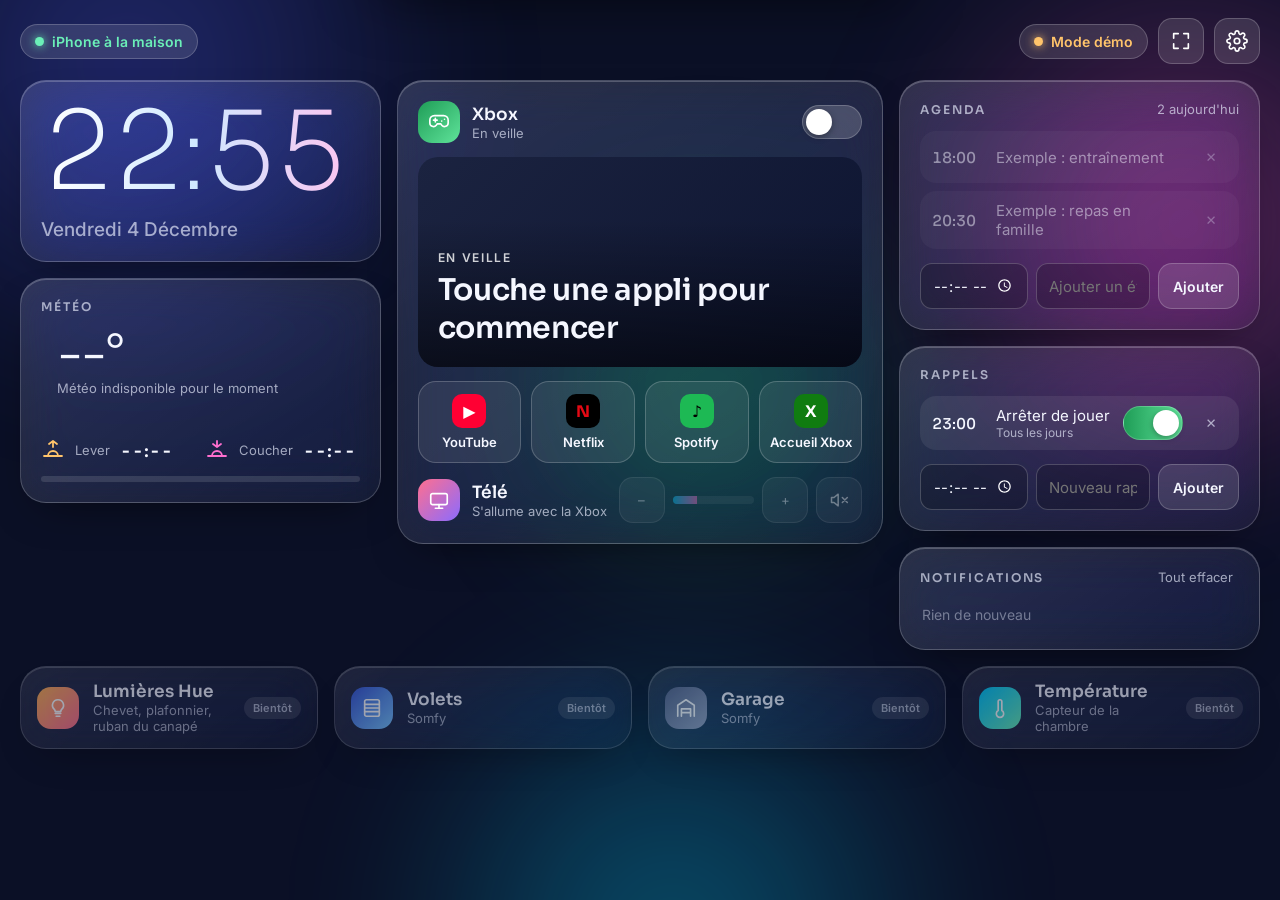
<file: tablette/index.html>
<!doctype html>
<html lang="fr">
<head>
<meta charset="utf-8">
<meta name="viewport" content="width=device-width, initial-scale=1, viewport-fit=cover">
<title>Tableau de bord</title>
<meta name="apple-mobile-web-app-capable" content="yes">
<meta name="mobile-web-app-capable" content="yes">
<meta name="apple-mobile-web-app-status-bar-style" content="black-translucent">
<meta name="apple-mobile-web-app-title" content="Chambre">
<meta name="theme-color" content="#0b1026">
<link rel="apple-touch-icon" href="../apple-touch-icon.png">
<link rel="icon" href="../icon-192.png">
<link rel="stylesheet" href="https://fonts.googleapis.com/css2?family=Sora:wght@200;300;500;600&family=Inter:wght@400;500;600&display=swap">
<style>
/* Tablette murale, paysage : 3 colonnes de cartes en verre dépoli (temps / Xbox / journée), rangée « bientôt » en bas. Passe en 1 colonne sur téléphone. */
:root{
  --bg:#0b1026; --fg:#f5f7ff; --muted:rgba(235,240,255,.66); --faint:rgba(235,240,255,.42); --edge:rgba(255,255,255,.2);
  --accent:#7cc8ff; --pink:#ff6fcf; --violet:#8b6bff; --ok:#6bf0b8; --warn:#ffc46b; --xbox:#2fbf71;
  --f-display:"Sora","Segoe UI",system-ui,sans-serif;
  --f-body:Inter,system-ui,-apple-system,"Segoe UI",sans-serif;
  color-scheme:dark;
}
*{box-sizing:border-box}
html,body{margin:0;min-height:100%}
[hidden]{display:none!important}
body{background:var(--bg);color:var(--fg);font-family:var(--f-body);font-size:15px;overflow-x:hidden;-webkit-tap-highlight-color:transparent;
  padding:calc(18px + env(safe-area-inset-top,0px)) max(20px, env(safe-area-inset-right,0px)) calc(18px + env(safe-area-inset-bottom,0px)) max(20px, env(safe-area-inset-left,0px))}
button,input,select{font-family:inherit;color:inherit}
button{border:0;background:none;cursor:pointer}
button:focus-visible,input:focus-visible,select:focus-visible{outline:2px solid var(--accent);outline-offset:3px}
h1,h2,h3{font-family:var(--f-display);margin:0;text-wrap:balance}
h2{font-size:12px;font-weight:600;letter-spacing:.16em;text-transform:uppercase;color:var(--muted)}
h3{font-size:17px;font-weight:600}
.sub{color:var(--muted);font-size:13px}

.aurora{position:fixed;inset:0;z-index:0;pointer-events:none;overflow:hidden}
.aurora i{position:absolute;border-radius:50%;filter:blur(70px);opacity:.7;animation:drift 26s ease-in-out infinite alternate}
.aurora .a1{width:60vmax;height:60vmax;left:-20vmax;top:-25vmax;background:radial-gradient(circle,#4f5bff,transparent 62%)}
.aurora .a2{width:55vmax;height:55vmax;right:-20vmax;top:-10vmax;background:radial-gradient(circle,#ff4fc8,transparent 62%);animation-duration:32s}
.aurora .a3{width:55vmax;height:55vmax;left:25vmax;bottom:-30vmax;background:radial-gradient(circle,#00d4ff,transparent 62%);animation-duration:28s}
.aurora .a4{width:40vmax;height:40vmax;left:35vmax;top:10vmax;background:radial-gradient(circle,var(--xbox),transparent 62%);opacity:0;transition:opacity .8s}
body.xbox-on .aurora .a4{opacity:.45}
body.night .aurora i{opacity:.35}
@keyframes drift{to{transform:translate(5vmax,4vmax) scale(1.12)}}

.wrap{position:relative;z-index:1;max-width:1500px;margin:0 auto;display:flex;flex-direction:column;gap:16px}
.card{border-radius:26px;padding:20px;display:flex;flex-direction:column;gap:14px;min-width:0;position:relative;
  background:linear-gradient(145deg,rgba(255,255,255,.14),rgba(255,255,255,.05));
  -webkit-backdrop-filter:blur(24px) saturate(170%);backdrop-filter:blur(24px) saturate(170%);
  border:1px solid var(--edge);box-shadow:inset 0 1px 0 rgba(255,255,255,.22),0 18px 44px -22px rgba(0,0,0,.65)}
.row{display:flex;align-items:center;justify-content:space-between;gap:12px}
.lead{display:flex;align-items:center;gap:12px;min-width:0}
.ic{width:42px;height:42px;border-radius:14px;display:grid;place-items:center;flex-shrink:0;background:var(--g,linear-gradient(135deg,#5b8cff,#8b6bff))}
.ic svg,.svg{stroke:#fff;fill:none;stroke-width:1.8;stroke-linecap:round;stroke-linejoin:round}
.pill{display:inline-flex;align-items:center;gap:8px;padding:8px 14px;border-radius:999px;font-size:14px;font-weight:600;
  background:rgba(255,255,255,.12);border:1px solid var(--edge);-webkit-backdrop-filter:blur(20px);backdrop-filter:blur(20px);white-space:nowrap}
.dot{width:9px;height:9px;border-radius:50%;background:currentColor;box-shadow:0 0 10px currentColor}
.btn{min-height:46px;border-radius:14px;background:rgba(255,255,255,.12);border:1px solid var(--edge);font-weight:600;font-size:14px;padding:0 14px;transition:background .2s,transform .12s}
.btn:hover{background:rgba(255,255,255,.2)}
.btn:active{transform:scale(.96)}
.btn.primary{background:linear-gradient(90deg,#00c8ff,#8b6bff 55%,#ff6fcf);border-color:transparent}
.btn.green{background:linear-gradient(90deg,#1f9d57,#5fe39a);border-color:transparent;color:#05210f}
.icon-btn{width:46px;height:46px;border-radius:14px;display:grid;place-items:center;background:rgba(255,255,255,.12);border:1px solid var(--edge)}

/* top bar */
.top{display:flex;align-items:center;justify-content:space-between;gap:14px;flex-wrap:wrap}
.top .right{display:flex;align-items:center;gap:10px;flex-wrap:wrap}
#mode.demo{color:var(--warn)}
#mode.live{color:var(--ok)}

/* main grid */
.grid{display:grid;grid-template-columns:minmax(0,1fr) minmax(0,1.35fr) minmax(0,1fr);gap:16px;align-items:start}
.col{display:flex;flex-direction:column;gap:16px;min-width:0}

/* clock & weather */
.clock{font-family:var(--f-display);font-size:clamp(64px,8.5vw,112px);font-weight:200;letter-spacing:-.04em;line-height:.95;font-variant-numeric:tabular-nums;
  background:linear-gradient(90deg,#fff,#cfe8ff 50%,#ffc2ef);-webkit-background-clip:text;background-clip:text;color:transparent}
.date{font-size:19px;color:var(--muted);text-transform:capitalize;font-weight:500}
.wx-now{display:flex;align-items:center;gap:16px}
.wx-now .t{font-family:var(--f-display);font-size:52px;font-weight:300;letter-spacing:-.03em;line-height:1;font-variant-numeric:tabular-nums}
.wx-days{display:grid;grid-template-columns:repeat(4,minmax(0,1fr));gap:8px}
.wx-day{border-radius:16px;background:rgba(255,255,255,.07);padding:10px 6px;text-align:center;display:flex;flex-direction:column;align-items:center;gap:4px;font-size:13px}
.wx-day b{font-variant-numeric:tabular-nums;font-size:14px}
.sun{display:grid;grid-template-columns:repeat(2,minmax(0,1fr));gap:10px}
.sun div{display:flex;align-items:center;gap:10px}
.sun b{font-size:18px;font-variant-numeric:tabular-nums;display:block}
.sunbar{height:6px;border-radius:99px;background:rgba(255,255,255,.12);position:relative;overflow:hidden}
.sunbar i{position:absolute;inset:0 auto 0 0;background:linear-gradient(90deg,#ffb454,#ff6fcf);border-radius:99px}

/* xbox */
.xbox .now{border-radius:20px;min-height:210px;padding:20px;display:flex;flex-direction:column;justify-content:flex-end;gap:6px;position:relative;overflow:hidden;
  background:var(--art,linear-gradient(135deg,#123a24,#0d1a36))}
.xbox .now::before{content:"";position:absolute;inset:0;background:linear-gradient(180deg,transparent 30%,rgba(0,0,0,.55))}
.xbox .now > *{position:relative}
.xbox .now img{position:absolute;inset:0;width:100%;height:100%;object-fit:cover}
.xbox .now .label{font-size:12px;font-weight:600;letter-spacing:.14em;text-transform:uppercase;color:rgba(255,255,255,.8)}
.xbox .now .title{font-family:var(--f-display);font-size:30px;font-weight:600;letter-spacing:-.01em}
.apps{display:grid;grid-template-columns:repeat(4,minmax(0,1fr));gap:10px}
.app{border-radius:18px;min-height:82px;display:flex;flex-direction:column;align-items:center;justify-content:center;gap:6px;font-size:13px;font-weight:600;
  background:rgba(255,255,255,.08);border:1px solid var(--edge);transition:transform .12s,background .2s}
.app:active{transform:scale(.95)}
.app .logo{width:34px;height:34px;border-radius:10px;display:grid;place-items:center;font-family:var(--f-display);font-weight:700;font-size:16px}
.app[aria-pressed="true"]{background:rgba(255,255,255,.2);border-color:rgba(255,255,255,.5)}
.tvline{display:flex;align-items:center;gap:12px;flex-wrap:wrap}
.vol{display:flex;align-items:center;gap:8px;flex:1;min-width:200px}
.meter{flex:1;height:8px;border-radius:99px;background:rgba(255,255,255,.14);overflow:hidden}
.meter i{display:block;height:100%;background:linear-gradient(90deg,#00c8ff,#ff6fcf);transition:width .2s}
.off{opacity:.4;pointer-events:none}
.switch{width:60px;height:34px;border-radius:99px;background:rgba(255,255,255,.18);border:1px solid var(--edge);position:relative;flex-shrink:0;transition:background .3s}
.switch::after{content:"";position:absolute;top:3px;left:3px;width:26px;height:26px;border-radius:50%;background:#fff;box-shadow:0 2px 6px rgba(0,0,0,.35);transition:transform .3s cubic-bezier(.3,1.4,.5,1)}
.switch[aria-checked="true"]{background:linear-gradient(90deg,#1f9d57,#5fe39a)}
.switch[aria-checked="true"]::after{transform:translateX(26px)}

/* lists */
.list{list-style:none;margin:0;padding:0;display:flex;flex-direction:column;gap:8px}
.item{display:flex;align-items:center;gap:12px;padding:10px 12px;border-radius:16px;background:rgba(255,255,255,.07)}
.item .time{font-family:var(--f-display);font-weight:500;font-size:15px;min-width:52px;font-variant-numeric:tabular-nums}
.item .txt{flex:1;min-width:0;overflow-wrap:anywhere}
.item .txt small{display:block;color:var(--muted);font-size:12px}
.item.past{opacity:.5}
.item.next{background:rgba(124,200,255,.16);border:1px solid rgba(124,200,255,.35)}
.x{width:32px;height:32px;border-radius:10px;display:grid;place-items:center;color:var(--muted);flex-shrink:0}
.x:hover{background:rgba(255,255,255,.12)}
.empty{color:var(--faint);font-size:14px;padding:6px 2px}
.addrow{display:flex;gap:8px;flex-wrap:wrap}
.addrow input{flex:1;min-width:0;min-height:44px;border-radius:12px;border:1px solid var(--edge);background:rgba(0,0,0,.2);padding:0 12px;font-size:15px}
.addrow input[type="time"]{flex:0 0 108px}
.notif .item{align-items:flex-start}
.notif .time{font-size:13px;color:var(--muted);min-width:44px;padding-top:2px}

/* soon */
.soon{display:grid;grid-template-columns:repeat(4,minmax(0,1fr));gap:16px}
.soon .card{flex-direction:row;align-items:center;padding:14px 16px;opacity:.62}
.soon .tag{margin-left:auto;font-size:11px;font-weight:600;padding:4px 9px;border-radius:99px;background:rgba(255,255,255,.12);color:var(--muted);white-space:nowrap}

/* alert banner */
.alert{position:fixed;z-index:20;left:50%;top:calc(20px + env(safe-area-inset-top,0px));transform:translate(-50%,-140%);transition:transform .45s cubic-bezier(.3,1.3,.5,1);
  width:min(560px,calc(100% - 32px));display:flex;align-items:center;gap:14px;padding:16px 18px;border-radius:24px;
  background:rgba(30,34,70,.7);-webkit-backdrop-filter:blur(30px) saturate(180%);backdrop-filter:blur(30px) saturate(180%);border:1px solid rgba(255,255,255,.3);box-shadow:0 24px 60px -20px rgba(0,0,0,.8)}
.alert.show{transform:translate(-50%,0)}
.alert .txt{flex:1;min-width:0}
.alert b{font-family:var(--f-display);font-size:18px;display:block}

/* settings */
dialog{border:0;padding:0;background:transparent;color:var(--fg);max-width:min(640px,calc(100% - 32px));width:100%}
dialog::backdrop{background:rgba(5,8,20,.6);-webkit-backdrop-filter:blur(6px);backdrop-filter:blur(6px)}
.sheet{border-radius:28px;padding:24px;display:flex;flex-direction:column;gap:16px;max-height:calc(100vh - 60px);overflow:auto;
  background:rgba(25,30,62,.85);-webkit-backdrop-filter:blur(30px);backdrop-filter:blur(30px);border:1px solid var(--edge)}
.field{display:flex;flex-direction:column;gap:6px}
.field label{font-size:13px;font-weight:600;color:var(--muted)}
.field input,.field select{-webkit-appearance:none;appearance:none;min-height:46px;border-radius:12px;border:1px solid var(--edge);background:rgba(0,0,0,.25);padding:0 12px;font-size:15px;width:100%}
.help{font-size:13px;color:var(--muted);line-height:1.5;margin:0}
.help code{background:rgba(255,255,255,.1);padding:1px 6px;border-radius:6px;font-size:12px}
.status{font-size:14px;font-weight:600}
.status.ok{color:var(--ok)} .status.err{color:#ff8a8a}
.two{display:grid;grid-template-columns:repeat(2,minmax(0,1fr));gap:12px}
details.adv summary{cursor:pointer;font-weight:600;font-size:14px;min-height:28px}
details.adv[open]{display:flex;flex-direction:column;gap:12px}

@media (max-width:1100px){
  .grid{grid-template-columns:minmax(0,1fr) minmax(0,1fr)}
  .grid .col:nth-child(2){grid-column:1/-1;order:-1}
  .soon{grid-template-columns:repeat(2,minmax(0,1fr))}
}
@media (max-width:700px){
  .grid{grid-template-columns:1fr}
  .apps{grid-template-columns:repeat(2,minmax(0,1fr))}
  .soon,.two{grid-template-columns:1fr}
}
@media (prefers-reduced-motion:reduce){*{transition:none!important;animation:none!important}}
</style>
<link rel="stylesheet" href="../anim.css">
<script src="../anim.js" defer></script>
</head>
<body>
<div class="aurora" aria-hidden="true"><i class="a1"></i><i class="a2"></i><i class="a3"></i><i class="a4"></i></div>

<div class="wrap">
  <div class="top">
    <span class="pill" id="presence"><span class="dot"></span><span id="presence-txt">iPhone à la maison</span></span>
    <div class="right">
      <span class="pill" id="mode"><span class="dot"></span><span id="mode-txt">Mode démo</span></span>
      <button class="icon-btn" id="fs" aria-label="Plein écran"><svg class="svg" width="22" height="22" viewBox="0 0 24 24"><path d="M4 9V4h5M20 9V4h-5M4 15v5h5M20 15v5h-5"/></svg></button>
      <button class="icon-btn" id="open-settings" aria-label="Réglages"><svg class="svg" width="22" height="22" viewBox="0 0 24 24"><circle cx="12" cy="12" r="3"/><path d="M19.4 15a1.7 1.7 0 0 0 .3 1.8l.1.1a2 2 0 1 1-2.8 2.8l-.1-.1a1.7 1.7 0 0 0-1.8-.3 1.7 1.7 0 0 0-1 1.5V21a2 2 0 1 1-4 0v-.1a1.7 1.7 0 0 0-1.1-1.5 1.7 1.7 0 0 0-1.8.3l-.1.1a2 2 0 1 1-2.8-2.8l.1-.1a1.7 1.7 0 0 0 .3-1.8 1.7 1.7 0 0 0-1.5-1H3a2 2 0 1 1 0-4h.1a1.7 1.7 0 0 0 1.5-1.1 1.7 1.7 0 0 0-.3-1.8l-.1-.1a2 2 0 1 1 2.8-2.8l.1.1a1.7 1.7 0 0 0 1.8.3H9a1.7 1.7 0 0 0 1-1.5V3a2 2 0 1 1 4 0v.1a1.7 1.7 0 0 0 1 1.5 1.7 1.7 0 0 0 1.8-.3l.1-.1a2 2 0 1 1 2.8 2.8l-.1.1a1.7 1.7 0 0 0-.3 1.8V9a1.7 1.7 0 0 0 1.5 1H21a2 2 0 1 1 0 4h-.1a1.7 1.7 0 0 0-1.5 1z"/></svg></button>
    </div>
  </div>

  <main class="grid">
    <!-- colonne 1 : temps -->
    <div class="col">
      <section class="card" aria-label="Heure">
        <div class="clock" id="clock">--:--</div>
        <div class="date" id="date"></div>
      </section>
      <section class="card" aria-labelledby="h-wx">
        <div class="row"><h2 id="h-wx">Météo</h2><span class="sub" id="wx-city">…</span></div>
        <div class="wx-now">
          <span id="wx-icon"></span>
          <div><div class="t" id="wx-t">--°</div><div class="sub" id="wx-desc">Chargement…</div></div>
        </div>
        <div class="sub" id="wx-extra"></div>
        <div class="wx-days" id="wx-days"></div>
        <div class="sun">
          <div><svg class="svg" width="24" height="24" viewBox="0 0 24 24" style="stroke:#ffc46b"><path d="M12 9V3M8 6l4-3 4 3M3 18h18M7 18a5 5 0 0 1 10 0"/></svg><div><span class="sub">Lever</span><b id="sunrise">--:--</b></div></div>
          <div><svg class="svg" width="24" height="24" viewBox="0 0 24 24" style="stroke:#ff6fcf"><path d="M12 3v6M8 6l4 3 4-3M3 18h18M7 18a5 5 0 0 1 10 0"/></svg><div><span class="sub">Coucher</span><b id="sunset">--:--</b></div></div>
        </div>
        <div class="sunbar" aria-hidden="true"><i id="sunprog" style="width:0%"></i></div>
      </section>
    </div>

    <!-- colonne 2 : xbox + télé -->
    <div class="col">
      <section class="card xbox" aria-labelledby="h-xb">
        <div class="row">
          <div class="lead"><span class="ic" style="--g:linear-gradient(135deg,#1f9d57,#5fe39a)"><svg width="22" height="22" viewBox="0 0 24 24"><path d="M6 10h4M8 8v4M15 11h.01M18 9h.01"/><path d="M7 5h10a5 5 0 0 1 5 5v3a4 4 0 0 1-7 2.6L14 14h-4l-1 1.6A4 4 0 0 1 2 13v-3a5 5 0 0 1 5-5z"/></svg></span>
            <div><h3 id="h-xb">Xbox</h3><div class="sub" id="xb-state">En veille</div></div></div>
          <button class="switch" role="switch" id="xb-sw" aria-checked="false" aria-label="Allumer la Xbox"></button>
        </div>
        <div class="now" id="xb-now">
          <span class="label" id="xb-label">En veille</span>
          <span class="title" id="xb-title">Touche une appli pour commencer</span>
        </div>
        <div class="apps" id="apps"></div>
        <div class="tvline" id="tv-line">
          <div class="lead"><span class="ic" style="--g:linear-gradient(135deg,#ff6f8f,#8b6bff)"><svg width="22" height="22" viewBox="0 0 24 24"><rect x="3" y="5" width="18" height="12" rx="2"/><path d="M8 21h8M12 17v4"/></svg></span>
            <div><h3>Télé</h3><div class="sub" id="tv-state">S'allume avec la Xbox</div></div></div>
          <div class="vol">
            <button class="icon-btn" id="vol-down" aria-label="Baisser le son">–</button>
            <div class="meter"><i id="vol-bar" style="width:30%"></i></div>
            <button class="icon-btn" id="vol-up" aria-label="Monter le son">+</button>
            <button class="icon-btn" id="mute" aria-label="Couper le son"><svg class="svg" width="20" height="20" viewBox="0 0 24 24"><path d="M11 5L6 9H3v6h3l5 4zM22 9l-6 6M16 9l6 6"/></svg></button>
          </div>
        </div>
      </section>
    </div>

    <!-- colonne 3 : journée -->
    <div class="col">
      <section class="card" aria-labelledby="h-ag">
        <div class="row"><h2 id="h-ag">Agenda</h2><span class="sub" id="ag-count"></span></div>
        <ul class="list" id="agenda"></ul>
        <form class="addrow" id="ag-form">
          <label class="sub" for="ag-time" hidden>Heure</label><input type="time" id="ag-time" required>
          <label class="sub" for="ag-text" hidden>Événement</label><input type="text" id="ag-text" placeholder="Ajouter un événement" maxlength="60" required>
          <button class="btn" type="submit">Ajouter</button>
        </form>
      </section>
      <section class="card" aria-labelledby="h-rp">
        <div class="row"><h2 id="h-rp">Rappels</h2></div>
        <ul class="list" id="reminders"></ul>
        <form class="addrow" id="rp-form">
          <label class="sub" for="rp-time" hidden>Heure</label><input type="time" id="rp-time" required>
          <label class="sub" for="rp-text" hidden>Rappel</label><input type="text" id="rp-text" placeholder="Nouveau rappel" maxlength="60" required>
          <button class="btn" type="submit">Ajouter</button>
        </form>
      </section>
      <section class="card notif" aria-labelledby="h-nt">
        <div class="row"><h2 id="h-nt">Notifications</h2><button class="sub" id="nt-clear">Tout effacer</button></div>
        <ul class="list" id="notifs"></ul>
      </section>
    </div>
  </main>

  <section class="soon" aria-label="Bientôt">
    <div class="card"><span class="ic" style="--g:linear-gradient(135deg,#ffb454,#ff6f8f)"><svg width="22" height="22" viewBox="0 0 24 24"><path d="M9 18h6M10 21h4M12 3a6 6 0 0 0-4 10.5c.8.8 1 1.5 1 2.5h6c0-1 .2-1.7 1-2.5A6 6 0 0 0 12 3z"/></svg></span><div><h3>Lumières Hue</h3><div class="sub">Chevet, plafonnier, ruban du canapé</div></div><span class="tag">Bientôt</span></div>
    <div class="card"><span class="ic" style="--g:linear-gradient(135deg,#3a5bd8,#7cc8ff)"><svg width="22" height="22" viewBox="0 0 24 24"><rect x="4" y="3" width="16" height="18" rx="2"/><path d="M4 8h16M4 12h16M4 16h16"/></svg></span><div><h3>Volets</h3><div class="sub">Somfy</div></div><span class="tag">Bientôt</span></div>
    <div class="card"><span class="ic" style="--g:linear-gradient(135deg,#5b6b8f,#9aa7c2)"><svg width="22" height="22" viewBox="0 0 24 24"><path d="M3 21V9l9-6 9 6v12M7 21v-8h10v8M7 17h10"/></svg></span><div><h3>Garage</h3><div class="sub">Somfy</div></div><span class="tag">Bientôt</span></div>
    <div class="card"><span class="ic" style="--g:linear-gradient(135deg,#00c8ff,#6bf0b8)"><svg width="22" height="22" viewBox="0 0 24 24"><path d="M14 14.8V5a2 2 0 0 0-4 0v9.8a4 4 0 1 0 4 0z"/></svg></span><div><h3>Température</h3><div class="sub">Capteur de la chambre</div></div><span class="tag">Bientôt</span></div>
  </section>
</div>

<div class="alert" id="alert" role="alert">
  <span class="ic" style="--g:linear-gradient(135deg,#ffb454,#ff6fcf)"><svg width="22" height="22" viewBox="0 0 24 24"><path d="M6 8a6 6 0 0 1 12 0c0 7 3 9 3 9H3s3-2 3-9M10.3 21a1.9 1.9 0 0 0 3.4 0"/></svg></span>
  <div class="txt"><b id="alert-title">Rappel</b><span class="sub" id="alert-text"></span></div>
  <button class="btn" id="alert-ok">OK</button>
</div>

<dialog id="settings" aria-labelledby="st-title">
  <form class="sheet" method="dialog" id="st-form">
    <div class="row"><h3 id="st-title" style="font-size:22px">Réglages <span style="font-size:13px;opacity:.6">· version 4</span></h3><button class="icon-btn" value="cancel" aria-label="Fermer"><svg class="svg" width="20" height="20" viewBox="0 0 24 24"><path d="M6 6l12 12M18 6L6 18"/></svg></button></div>

    <div class="field">
      <label for="st-city">Ville pour la météo</label>
      <input id="st-city" type="text" placeholder="Laisse vide pour utiliser la position de la tablette" autocomplete="off">
    </div>

    <h2>Home Assistant</h2>
    <p class="help">Tant que ce n'est pas rempli, le tableau de bord reste en mode démo. L'adresse et la clé restent <b>uniquement sur cette tablette</b> : elles ne sont jamais envoyées sur GitHub. « Tester » trouve tout seul la Xbox et la présence.</p>
    <div class="field">
      <label for="st-url">Adresse de Home Assistant</label>
      <input id="st-url" type="url" placeholder="Remplie toute seule si la page est ouverte depuis Home Assistant" autocomplete="off" spellcheck="false">
    </div>
    <div class="field">
      <label for="st-token">Clé d'accès (jeton longue durée)</label>
      <input id="st-token" type="password" placeholder="Profil › Sécurité › Jetons d'accès longue durée" autocomplete="off" spellcheck="false">
    </div>
    <details class="adv">
      <summary>Appareils</summary>
      <div class="two">
        <div class="field"><label for="st-xbox">Xbox</label><input id="st-xbox" type="text" placeholder="media_player.xbox" spellcheck="false"></div>
        <div class="field"><label for="st-person">Présence iPhone</label><input id="st-person" type="text" placeholder="person.clement" spellcheck="false"></div>
      </div>
    </details>
    <div class="row" style="flex-wrap:wrap">
      <span class="status" id="st-status"></span>
      <div style="display:flex;gap:10px;flex-wrap:wrap">
        <button class="btn" type="button" id="st-forget">Oublier</button>
        <button class="btn" type="button" id="st-test">Tester</button>
        <button class="btn primary" type="button" id="st-save">Enregistrer</button>
      </div>
    </div>
  </form>
</dialog>

<script>
(function(){
  'use strict';
  const $ = id => document.getElementById(id);
  const esc = s => String(s).replace(/[&<>"']/g, c => ({'&':'&amp;','<':'&lt;','>':'&gt;','"':'&quot;',"'":'&#39;'}[c]));
  const pad = n => String(n).padStart(2,'0');
  const hm = d => pad(d.getHours())+':'+pad(d.getMinutes());
  const store = {
    get(k, def){ try { const v = localStorage.getItem('tb-'+k); return v == null ? def : JSON.parse(v); } catch(e){ return def; } },
    set(k, v){ try { localStorage.setItem('tb-'+k, JSON.stringify(v)); } catch(e){} },
    del(k){ try { localStorage.removeItem('tb-'+k); } catch(e){} }
  };

  /* ---------- état ---------- */
  let cfg = store.get('cfg', {city:'', url:'', token:'', xbox:'media_player.xbox', person:''});
  /* servie par Home Assistant lui-même (http://…:8123/local/…) : l'adresse se remplit toute seule */
  const SAME = location.port === '8123' || location.pathname.indexOf('/local/') === 0;
  if (SAME && !cfg.url) cfg.url = location.origin;
  let haHome = null; /* position de la maison (zone.home), utilisée pour la météo */
  let live = false;
  const s = {xbox:false, app:null, vol:30, muted:false, home:true};
  let agenda = store.get('agenda', null);
  if (!agenda) agenda = [{t:'18:00', txt:'Exemple : entraînement'}, {t:'20:30', txt:'Exemple : repas en famille'}];
  let reminders = store.get('reminders', [{t:'23:00', txt:'Arrêter de jouer', on:true}]);
  let notifs = store.get('notifs', []);
  const saveLists = () => { store.set('agenda', agenda); store.set('reminders', reminders); store.set('notifs', notifs.slice(0,30)); };

  /* ---------- notifications & alertes ---------- */
  function notify(txt){ notifs.unshift({t:hm(new Date()), txt}); notifs = notifs.slice(0,30); saveLists(); renderNotifs(); }
  function renderNotifs(){
    $('notifs').innerHTML = notifs.length ? notifs.slice(0,6).map(n => '<li class="item"><span class="time">'+esc(n.t)+'</span><span class="txt">'+esc(n.txt)+'</span></li>').join('')
      : '<li class="empty">Rien de nouveau</li>';
  }
  $('nt-clear').onclick = () => { notifs = []; saveLists(); renderNotifs(); };
  let alertTimer;
  function showAlert(title, text){
    $('alert-title').textContent = title; $('alert-text').textContent = text; $('alert').classList.add('show');
    clearTimeout(alertTimer); alertTimer = setTimeout(() => $('alert').classList.remove('show'), 60000);
    try { const ctx = new (window.AudioContext||window.webkitAudioContext)(); [0,0.25].forEach(t => { const o=ctx.createOscillator(), g=ctx.createGain(); o.frequency.value=880; g.gain.value=.08; o.connect(g); g.connect(ctx.destination); o.start(ctx.currentTime+t); o.stop(ctx.currentTime+t+.15); }); } catch(e){}
  }
  $('alert-ok').onclick = () => $('alert').classList.remove('show');

  /* ---------- horloge ---------- */
  let lastMinute = '';
  function tick(){
    const d = new Date(), m = hm(d);
    $('clock').textContent = m;
    $('date').textContent = d.toLocaleDateString('fr-FR',{weekday:'long', day:'numeric', month:'long'});
    if (m !== lastMinute){ lastMinute = m; onMinute(d); }
  }
  function onMinute(d){
    const m = hm(d);
    reminders.forEach(r => { if (r.on && r.t === m){ showAlert('Rappel', r.txt); notify('Rappel : '+r.txt); } });
    agenda.forEach(a => { if (a.t === m){ showAlert('Agenda', a.txt); } });
    renderAgenda(); updateSun(); document.body.classList.toggle('night', d.getHours() >= 22 || d.getHours() < 7);
  }

  /* ---------- météo (Open-Meteo, gratuit, sans clé) ---------- */
  const WMO = {0:['Ciel dégagé','sun'],1:['Plutôt dégagé','sun'],2:['Partiellement nuageux','cloudsun'],3:['Couvert','cloud'],45:['Brouillard','fog'],48:['Brouillard givrant','fog'],
    51:['Bruine légère','rain'],53:['Bruine','rain'],55:['Bruine forte','rain'],61:['Pluie faible','rain'],63:['Pluie','rain'],65:['Forte pluie','rain'],66:['Pluie verglaçante','rain'],67:['Pluie verglaçante','rain'],
    71:['Neige faible','snow'],73:['Neige','snow'],75:['Forte neige','snow'],77:['Grains de neige','snow'],80:['Averses','rain'],81:['Averses','rain'],82:['Fortes averses','rain'],85:['Averses de neige','snow'],86:['Averses de neige','snow'],
    95:['Orage','storm'],96:['Orage et grêle','storm'],99:['Orage et grêle','storm']};
  const ICONS = {
    sun:'<circle cx="12" cy="12" r="4" style="stroke:#ffc46b"/><path style="stroke:#ffc46b" d="M12 2v2M12 20v2M4.9 4.9l1.4 1.4M17.7 17.7l1.4 1.4M2 12h2M20 12h2M4.9 19.1l1.4-1.4M17.7 6.3l1.4-1.4"/>',
    cloudsun:'<path style="stroke:#ffc46b" d="M8 3v1.5M3.8 5.8l1 1M2 10h1.5M12.2 5.8l-1 1"/><path style="stroke:#ffc46b" d="M5.5 11.5a3 3 0 0 1 5.3-2.6"/><path d="M8 20h9a4 4 0 0 0 0-8 5.5 5.5 0 0 0-10.6 1.4A3.3 3.3 0 0 0 8 20z"/>',
    cloud:'<path d="M7 19h10a4.5 4.5 0 0 0 .5-9A6 6 0 0 0 6 11.5 3.8 3.8 0 0 0 7 19z"/>',
    fog:'<path d="M4 10h16M3 14h18M6 18h12"/>',
    rain:'<path d="M7 15h10a4 4 0 0 0 .5-8A5.5 5.5 0 0 0 6.5 8.5 3.3 3.3 0 0 0 7 15z"/><path style="stroke:#7cc8ff" d="M9 18l-1 3M13 18l-1 3M17 18l-1 3"/>',
    snow:'<path d="M7 14h10a4 4 0 0 0 .5-8A5.5 5.5 0 0 0 6.5 7.5 3.3 3.3 0 0 0 7 14z"/><path style="stroke:#cfe8ff" d="M9 18h.01M13 18h.01M17 18h.01M11 21h.01M15 21h.01"/>',
    storm:'<path d="M7 14h10a4 4 0 0 0 .5-8A5.5 5.5 0 0 0 6.5 7.5 3.3 3.3 0 0 0 7 14z"/><path style="stroke:#ffc46b" d="M12 14l-2 4h4l-2 4"/>'
  };
  const icon = (code, size) => { const k = (WMO[code]||['','cloud'])[1]; return '<svg class="svg" width="'+size+'" height="'+size+'" viewBox="0 0 24 24">'+ICONS[k]+'</svg>'; };
  let sunTimes = null;
  async function geocode(name){
    const r = await fetch('https://geocoding-api.open-meteo.com/v1/search?count=1&language=fr&name='+encodeURIComponent(name));
    const j = await r.json(); if (!j.results || !j.results.length) throw new Error('Ville introuvable');
    return {lat:j.results[0].latitude, lon:j.results[0].longitude, name:j.results[0].name};
  }
  function position(){
    return new Promise(res => {
      if (!navigator.geolocation) return res(null);
      navigator.geolocation.getCurrentPosition(p => res({lat:p.coords.latitude, lon:p.coords.longitude, name:'Ma position'}), () => res(null), {timeout:8000, maximumAge:3600000});
    });
  }
  async function loadWeather(){
    try {
      let loc = null;
      if (cfg.city) loc = await geocode(cfg.city);
      if (!loc) loc = haHome;
      if (!loc) loc = await position();
      if (!loc){ loc = {lat:48.8566, lon:2.3522, name:'Paris (choisis ta ville dans Réglages)'}; }
      const u = 'https://api.open-meteo.com/v1/forecast?latitude='+loc.lat+'&longitude='+loc.lon+
        '&current=temperature_2m,apparent_temperature,relative_humidity_2m,weather_code,wind_speed_10m'+
        '&daily=weather_code,temperature_2m_max,temperature_2m_min,sunrise,sunset,precipitation_probability_max&timezone=auto&forecast_days=4';
      const j = await (await fetch(u)).json();
      const c = j.current;
      $('wx-city').textContent = loc.name;
      $('wx-icon').innerHTML = icon(c.weather_code, 56);
      $('wx-t').textContent = Math.round(c.temperature_2m)+'°';
      $('wx-desc').textContent = (WMO[c.weather_code]||['—'])[0];
      $('wx-extra').textContent = 'Ressenti '+Math.round(c.apparent_temperature)+'° · Humidité '+c.relative_humidity_2m+' % · Vent '+Math.round(c.wind_speed_10m)+' km/h';
      const dd = j.daily;
      $('wx-days').innerHTML = dd.time.map((t,i) => {
        const day = i===0 ? "Auj." : new Date(t+'T12:00').toLocaleDateString('fr-FR',{weekday:'short'});
        return '<div class="wx-day"><span class="sub" style="text-transform:capitalize">'+esc(day)+'</span>'+icon(dd.weather_code[i],26)+
          '<b>'+Math.round(dd.temperature_2m_max[i])+'° <span class="sub">'+Math.round(dd.temperature_2m_min[i])+'°</span></b>'+
          '<span class="sub">'+(dd.precipitation_probability_max[i] ?? 0)+' % pluie</span></div>';
      }).join('');
      sunTimes = {rise:new Date(dd.sunrise[0]), set:new Date(dd.sunset[0])};
      $('sunrise').textContent = hm(sunTimes.rise); $('sunset').textContent = hm(sunTimes.set);
      updateSun();
    } catch(e){
      $('wx-desc').textContent = 'Météo indisponible pour le moment'; $('wx-city').textContent = cfg.city || '';
    }
  }
  function updateSun(){
    if (!sunTimes) return;
    const now = Date.now(), a = sunTimes.rise.getTime(), b = sunTimes.set.getTime();
    $('sunprog').style.width = Math.max(0, Math.min(100, (now-a)/(b-a)*100)) + '%';
  }

  /* ---------- Xbox & télé ---------- */
  const APPS = [
    {id:'YouTube', name:'YouTube', bg:'#ff0033', fg:'#fff', letter:'▶', art:'linear-gradient(135deg,#ff0033,#5a0016)'},
    {id:'Netflix', name:'Netflix', bg:'#000', fg:'#e50914', letter:'N', art:'linear-gradient(135deg,#3a0005,#0a0a0a)'},
    {id:'Spotify', name:'Spotify', bg:'#1db954', fg:'#000', letter:'♪', art:'linear-gradient(135deg,#1db954,#0b3d1f)'},
    {id:'Home', name:'Accueil Xbox', bg:'#107c10', fg:'#fff', letter:'X', art:'linear-gradient(135deg,#107c10,#0b2614)'}
  ];
  $('apps').innerHTML = APPS.map(a => '<button class="app" data-app="'+a.id+'" aria-pressed="false"><span class="logo" style="background:'+a.bg+';color:'+a.fg+'">'+a.letter+'</span>'+esc(a.name)+'</button>').join('');

  /* boutons d'applis : liste « source_list » si elle existe, sinon applis installées */
  let srcList = [];
  const KEY = {YouTube:/youtube/i, Netflix:/netflix/i, Spotify:/spotify/i, Home:/^(home|accueil)/i};
  const appOf = src => src ? ((APPS.find(a => KEY[a.id].test(src)) || {}).id || src) : null;
  /* sans épingles : on lit la liste des applis installées de la Xbox (navigateur de médias de Home Assistant) */
  let xApps = null;
  function xboxApps(){ return new Promise((res, rej) => {
    const ws = new WebSocket(cfg.url.replace(/^http/, 'ws').replace(/\/+$/, '') + '/api/websocket');
    const out = [], depth = {}, pending = new Set(); let n = 0;
    const done = () => { clearTimeout(t); try { ws.close(); } catch(e){} res(out); };
    const t = setTimeout(done, 15000);
    const browse = (ct, cid, d) => { const id = ++n; pending.add(id); depth[id] = d;
      ws.send(JSON.stringify(Object.assign({id, type:'media_player/browse_media', entity_id:cfg.xbox}, ct ? {media_content_type:ct, media_content_id:cid} : {}))); };
    ws.onmessage = e => { const m = JSON.parse(e.data);
      if (m.type === 'auth_required') ws.send(JSON.stringify({type:'auth', access_token:cfg.token}));
      else if (m.type === 'auth_ok') browse(null, null, 0);
      else if (m.type === 'auth_invalid'){ clearTimeout(t); ws.close(); rej(new Error('401')); }
      else if (m.type === 'result'){ pending.delete(m.id);
        if (m.success && m.result) (m.result.children || []).forEach(c => {
          if (c.can_play) out.push({title:c.title, id:c.media_content_id, type:c.media_content_type});
          else if (c.can_expand && depth[m.id] < 2) browse(c.media_content_type, c.media_content_id, depth[m.id] + 1); });
        if (!pending.size) done(); } };
    ws.onerror = () => { clearTimeout(t); rej(new Error('ws')); };
  }); }
  async function sendApp(id, wasOn, send){
    const name = (APPS.find(a => a.id === id) || {name:id}).name;
    if (!wasOn){ await send('turn_on', {entity_id:cfg.xbox}); await new Promise(r => setTimeout(r, 20000)); }
    if (id === 'Home') return send('play_media', {entity_id:cfg.xbox, media_content_id:'Home', media_content_type:'app'});
    /* même chemin que le menu Médias de Home Assistant (celui qui marche) : applis installées puis play_media */
    if (!xApps || !xApps.length){ try { xApps = await xboxApps(); } catch(e){ xApps = null; notify('Xbox : liste des applis illisible ('+e.message+')'); } }
    const app = (xApps || []).find(a => KEY[id].test(a.title || ''));
    if (app) return send('play_media', {entity_id:cfg.xbox, media_content_id:app.id, media_content_type:app.type || 'app'});
    const src = srcList.find(x => KEY[id].test(x));
    if (src) return send('select_source', {entity_id:cfg.xbox, source:src});
    throw new Error(name+' introuvable ('+(xApps ? xApps.length : 0)+' applis vues sur la Xbox)');
  }
  /* clé refusée : on arrête d'insister, sinon Home Assistant bloque l'appareil */
  let badKey = false;
  async function ha(path, method, body){
    const r = await fetch(cfg.url.replace(/\/+$/,'') + path, {method:method||'GET', headers:{'Authorization':'Bearer '+cfg.token, 'Content-Type':'application/json'}, body: body ? JSON.stringify(body) : undefined});
    if (r.status === 401){ if (!badKey) notify('Clé refusée par Home Assistant : remettez-la dans Réglages'); badKey = true; }
    if (!r.ok) throw new Error('HTTP '+r.status);
    return r.json();
  }
  async function xboxPower(on){
    s.xbox = on; if (!on) s.app = null; renderXbox();
    notify(on ? 'Xbox allumée' : 'Xbox éteinte');
    if (live) { try { await ha('/api/services/media_player/'+(on?'turn_on':'turn_off'), 'POST', {entity_id:cfg.xbox}); } catch(e){ notify('Xbox : commande non reçue ('+e.message+')'); } }
  }
  async function launch(id){
    const wasOn = s.xbox; s.xbox = true; s.app = id; renderXbox();
    notify('Lancement : '+(APPS.find(a=>a.id===id)||{name:id}).name);
    if (live) { try { await sendApp(id, wasOn, (sv, d) => ha('/api/services/media_player/'+sv, 'POST', d)); } catch(e){ notify('Xbox : appli non lancée ('+e.message+')'); } }
  }
  async function volume(dir){
    if (dir === 'mute') s.muted = !s.muted; else { s.vol = Math.max(0, Math.min(100, s.vol + dir*10)); s.muted = false; }
    renderXbox();
    if (live) { try {
      if (dir === 'mute') await ha('/api/services/media_player/volume_mute','POST',{entity_id:cfg.xbox, is_volume_muted:s.muted});
      else await ha('/api/services/media_player/volume_'+(dir>0?'up':'down'),'POST',{entity_id:cfg.xbox});
    } catch(e){} }
  }
  $('xb-sw').onclick = () => xboxPower(!s.xbox);
  document.querySelectorAll('[data-app]').forEach(b => b.onclick = () => launch(b.dataset.app));
  $('vol-up').onclick = () => volume(1); $('vol-down').onclick = () => volume(-1); $('mute').onclick = () => volume('mute');

  let liveMedia = null;
  function renderXbox(){
    $('xb-sw').setAttribute('aria-checked', s.xbox);
    document.body.classList.toggle('xbox-on', s.xbox);
    $('xb-state').textContent = s.xbox ? 'Allumée' : 'En veille';
    $('tv-state').textContent = s.xbox ? 'Allumée par la Xbox' : "S'allume avec la Xbox";
    $('tv-line').querySelector('.vol').classList.toggle('off', !s.xbox);
    $('vol-bar').style.width = (s.muted ? 0 : s.vol) + '%';
    document.querySelectorAll('[data-app]').forEach(b => b.setAttribute('aria-pressed', b.dataset.app === s.app));
    const now = $('xb-now'); const old = now.querySelector('img'); if (old) old.remove();
    if (!s.xbox){ now.style.setProperty('--art','linear-gradient(135deg,#1b2340,#0d1430)'); $('xb-label').textContent='En veille'; $('xb-title').textContent='Touche une appli pour commencer'; return; }
    if (liveMedia && liveMedia.title){
      $('xb-label').textContent = 'En cours'; $('xb-title').textContent = liveMedia.title;
      now.style.setProperty('--art','linear-gradient(135deg,#107c10,#0b2614)');
      if (liveMedia.picture){ const img = document.createElement('img'); img.alt=''; img.src = liveMedia.picture; img.onerror = () => img.remove(); now.prepend(img); }
      return;
    }
    const a = APPS.find(x => x.id === s.app);
    now.style.setProperty('--art', a ? a.art : 'linear-gradient(135deg,#107c10,#0b2614)');
    $('xb-label').textContent = a ? 'En cours' : 'Allumée';
    $('xb-title').textContent = a ? a.name : 'Accueil Xbox';
  }

  /* ---------- présence ---------- */
  function renderPresence(){
    const p = $('presence');
    p.style.color = s.home ? 'var(--ok)' : 'var(--warn)';
    $('presence-txt').textContent = s.home ? 'iPhone à la maison' : 'iPhone parti';
  }
  $('presence').onclick = () => { if (live) return; s.home = !s.home; renderPresence(); notify(s.home ? 'Tu es rentré à la maison' : 'Tu es parti de la maison'); };

  /* ---------- agenda & rappels ---------- */
  function renderAgenda(){
    const m = hm(new Date());
    const list = agenda.slice().sort((a,b) => a.t.localeCompare(b.t));
    const nextIdx = list.findIndex(a => a.t >= m);
    $('agenda').innerHTML = list.length ? list.map((a,i) =>
      '<li class="item'+(a.t < m ? ' past' : '')+(i===nextIdx ? ' next' : '')+'"><span class="time">'+esc(a.t)+'</span><span class="txt">'+esc(a.txt)+'</span>'+
      '<button class="x" data-del-ag="'+agenda.indexOf(a)+'" aria-label="Supprimer '+esc(a.txt)+'">✕</button></li>').join('') : '<li class="empty">Rien de prévu aujourd\'hui</li>';
    $('ag-count').textContent = list.length ? list.length+' aujourd\'hui' : '';
    document.querySelectorAll('[data-del-ag]').forEach(b => b.onclick = () => { agenda.splice(+b.dataset.delAg,1); saveLists(); renderAgenda(); });
  }
  function renderReminders(){
    $('reminders').innerHTML = reminders.length ? reminders.slice().sort((a,b)=>a.t.localeCompare(b.t)).map(r => { const i = reminders.indexOf(r);
      return '<li class="item"><span class="time">'+esc(r.t)+'</span><span class="txt">'+esc(r.txt)+'<small>Tous les jours</small></span>'+
        '<button class="switch" role="switch" data-rp="'+i+'" aria-checked="'+(!!r.on)+'" aria-label="Activer '+esc(r.txt)+'"></button>'+
        '<button class="x" data-del-rp="'+i+'" aria-label="Supprimer '+esc(r.txt)+'">✕</button></li>'; }).join('') : '<li class="empty">Aucun rappel</li>';
    document.querySelectorAll('[data-rp]').forEach(b => b.onclick = () => { const r = reminders[+b.dataset.rp]; r.on = !r.on; saveLists(); renderReminders(); });
    document.querySelectorAll('[data-del-rp]').forEach(b => b.onclick = () => { reminders.splice(+b.dataset.delRp,1); saveLists(); renderReminders(); });
  }
  $('ag-form').onsubmit = e => { e.preventDefault(); agenda.push({t:$('ag-time').value, txt:$('ag-text').value.trim()}); $('ag-text').value=''; saveLists(); renderAgenda(); };
  $('rp-form').onsubmit = e => { e.preventDefault(); reminders.push({t:$('rp-time').value, txt:$('rp-text').value.trim(), on:true}); $('rp-text').value=''; saveLists(); renderReminders(); };

  /* ---------- Home Assistant ---------- */
  function setMode(){
    $('mode').className = 'pill ' + (live ? 'live' : 'demo');
    $('mode-txt').textContent = live ? 'Connecté à Home Assistant' : 'Mode démo';
  }
  async function poll(){
    if(badKey){ live=false; setMode(); return; }
    if (!cfg.url || !cfg.token) { live = false; setMode(); return; }
    try {
      const x = await ha('/api/states/'+encodeURIComponent(cfg.xbox));
      const wasLive = live; live = true; setMode(); if (!wasLive) notify('Connecté à Home Assistant');
      const on = !['off','unavailable','standby','unknown'].includes(x.state);
      if (on !== s.xbox && wasLive) notify(on ? 'Xbox allumée' : 'Xbox éteinte');
      s.xbox = on;
      const at = x.attributes || {};
      srcList = at.source_list || []; s.app = appOf(at.source);
      if (typeof at.volume_level === 'number') s.vol = Math.round(at.volume_level*100);
      s.muted = !!at.is_volume_muted;
      const pic = at.entity_picture ? (at.entity_picture.startsWith('http') ? at.entity_picture : cfg.url.replace(/\/+$/,'') + at.entity_picture) : null;
      liveMedia = on && (at.media_title || at.source) ? {title: at.media_title || at.source, picture: pic} : null;
      renderXbox();
      if (!haHome){ try { const z = await ha('/api/states/zone.home'); if (z.attributes && typeof z.attributes.latitude === 'number'){ haHome = {lat:z.attributes.latitude, lon:z.attributes.longitude, name:'Maison'}; if (!cfg.city) loadWeather(); } } catch(e){} }
      if (cfg.person){
        const p = await ha('/api/states/'+encodeURIComponent(cfg.person));
        const home = p.state === 'home';
        if (home !== s.home) notify(home ? 'Tu es rentré à la maison' : 'Tu es parti de la maison');
        s.home = home; renderPresence();
      }
    } catch(e){
      if (live) notify('Connexion à Home Assistant perdue');
      live = false; setMode();
    }
  }

  /* ---------- découverte des appareils ---------- */
  const DOM = {xbox:['media_player'], person:['person','device_tracker']};
  const GUESS = {xbox:/xbox/, person:/clement|iphone/};
  async function findDevices(url, token){
    const r = await fetch(url.replace(/\/+$/,'')+'/api/states', {headers:{'Authorization':'Bearer '+token}});
    if (!r.ok) throw new Error('HTTP '+r.status);
    const states = await r.json(); let found = 0;
    [['xbox'],['person']].forEach(([k]) => {
      const old = $('st-'+k), cur = old.value.trim();
      const list = states.filter(e => DOM[k].includes(e.entity_id.split('.')[0]));
      const name = e => (e.attributes && e.attributes.friendly_name) || e.entity_id;
      const sel = document.createElement('select'); sel.id = 'st-'+k;
      sel.innerHTML = '<option value="">Pas encore (démo)</option>' + list.map(e => '<option value="'+esc(e.entity_id)+'">'+esc(name(e))+' · '+esc(e.entity_id)+'</option>').join('');
      let pick = list.some(e => e.entity_id === cur) ? cur : '';
      if (!pick){ const g = list.filter(e => GUESS[k].test((e.entity_id+' '+name(e)).toLowerCase())); if (g.length === 1) pick = g[0].entity_id; else if (k === 'xbox' && list.length === 1) pick = list[0].entity_id; }
      sel.value = pick; if (pick) found++;
      old.replaceWith(sel);
    });
    return found;
  }
  let refused = '', testing = false;
  async function testAndFind(c, st){
    /* une clé Home Assistant ressemble à xxxxx.yyyyy.zzzzz : on refuse le reste sans rien envoyer */
    if (!/^[A-Za-z0-9_-]{10,}\.[A-Za-z0-9_-]{10,}\.[A-Za-z0-9_-]{10,}$/.test(c.token)){ st.className='status err'; st.textContent='Ce n\'est pas une clé Home Assistant : recopiez-la avec le bouton Copier'; return; }
    if (c.token === refused){ st.className='status err'; st.textContent='Cette clé a déjà été refusée : créez-en une nouvelle (inutile de réessayer)'; return; }
    if (testing) return; testing = true;
    st.className='status'; st.textContent='Recherche des appareils…';
    try { const n = await findDevices(c.url, c.token); st.className='status ok'; st.textContent='Connexion réussie · '+n+' appareil'+(n>1?'s':'')+' reconnu'+(n>1?'s':'')+'. Vérifiez la liste puis Enregistrer.'; }
    catch(e){ st.className='status err'; if (/401/.test(e.message)) refused = c.token; st.textContent = /401/.test(e.message) ? 'Clé refusée : créez-en une nouvelle' : /403/.test(e.message) ? 'Home Assistant a bloqué cet appareil (trop d\'essais)' : 'Pas de réponse : vérifiez l\'adresse et que vous êtes sur le wifi de la maison'; }
    testing = false;
  }

  /* ---------- réglages ---------- */
  const dlg = $('settings');
  function fillSettings(){ $('st-city').value = cfg.city||''; $('st-url').value = cfg.url||''; $('st-token').value = cfg.token||''; $('st-xbox').value = cfg.xbox||''; $('st-person').value = cfg.person||''; $('st-status').textContent=''; }
  function readSettings(){ return {city:$('st-city').value.trim(), url:$('st-url').value.trim(), token:$('st-token').value.trim(), xbox:$('st-xbox').value.trim()||'media_player.xbox', person:$('st-person').value.trim()}; }
  $('open-settings').onclick = () => { fillSettings(); if (!badKey && cfg.url && cfg.token) findDevices(cfg.url, cfg.token).catch(()=>{}); if (dlg.showModal) dlg.showModal(); else dlg.setAttribute('open',''); };
  $('st-test').onclick = async () => {
    const c = readSettings(), st = $('st-status');
    if (!c.url || !c.token){ st.className='status err'; st.textContent='Remplis l\'adresse et la clé'; return; }
    if (location.protocol === 'https:' && c.url.startsWith('http:')){ st.className='status err'; st.textContent='Ouvrez l\'appli depuis Home Assistant : http://(adresse):8123/local/ma-chambre/index.html'; return; }
    await testAndFind(c, st);
  };
  $('st-save').onclick = () => {badKey=false; 
    const old = cfg.city; cfg = readSettings(); store.set('cfg', cfg); dlg.close();
    if (cfg.city !== old) loadWeather();
    poll();
  };
  $('st-forget').onclick = () => { cfg = {city:cfg.city, url:SAME?location.origin:'', token:'', xbox:'media_player.xbox', person:''}; store.set('cfg', cfg); fillSettings(); live=false; liveMedia=null; setMode(); $('st-status').className='status ok'; $('st-status').textContent='Adresse et clé effacées de la tablette'; };

  /* ---------- plein écran & écran allumé ---------- */
  $('fs').onclick = () => { const el = document.documentElement; const req = el.requestFullscreen || el.webkitRequestFullscreen;
    if (document.fullscreenElement || document.webkitFullscreenElement){ (document.exitFullscreen||document.webkitExitFullscreen).call(document); } else if (req){ req.call(el).catch(()=>{}); } };
  let lock = null;
  async function keepAwake(){ try { if ('wakeLock' in navigator) lock = await navigator.wakeLock.request('screen'); } catch(e){} }
  document.addEventListener('visibilitychange', () => { if (document.visibilityState === 'visible') { keepAwake(); poll(); } });
  document.addEventListener('click', keepAwake, {once:true});

  /* ---------- démarrage ---------- */
  setMode(); renderPresence(); renderXbox(); renderAgenda(); renderReminders(); renderNotifs();
  tick(); setInterval(tick, 1000);
  loadWeather(); setInterval(loadWeather, 15*60*1000);
  poll(); setInterval(poll, 10000);
  keepAwake();
})();
</script>
</body>
</html>
</file>
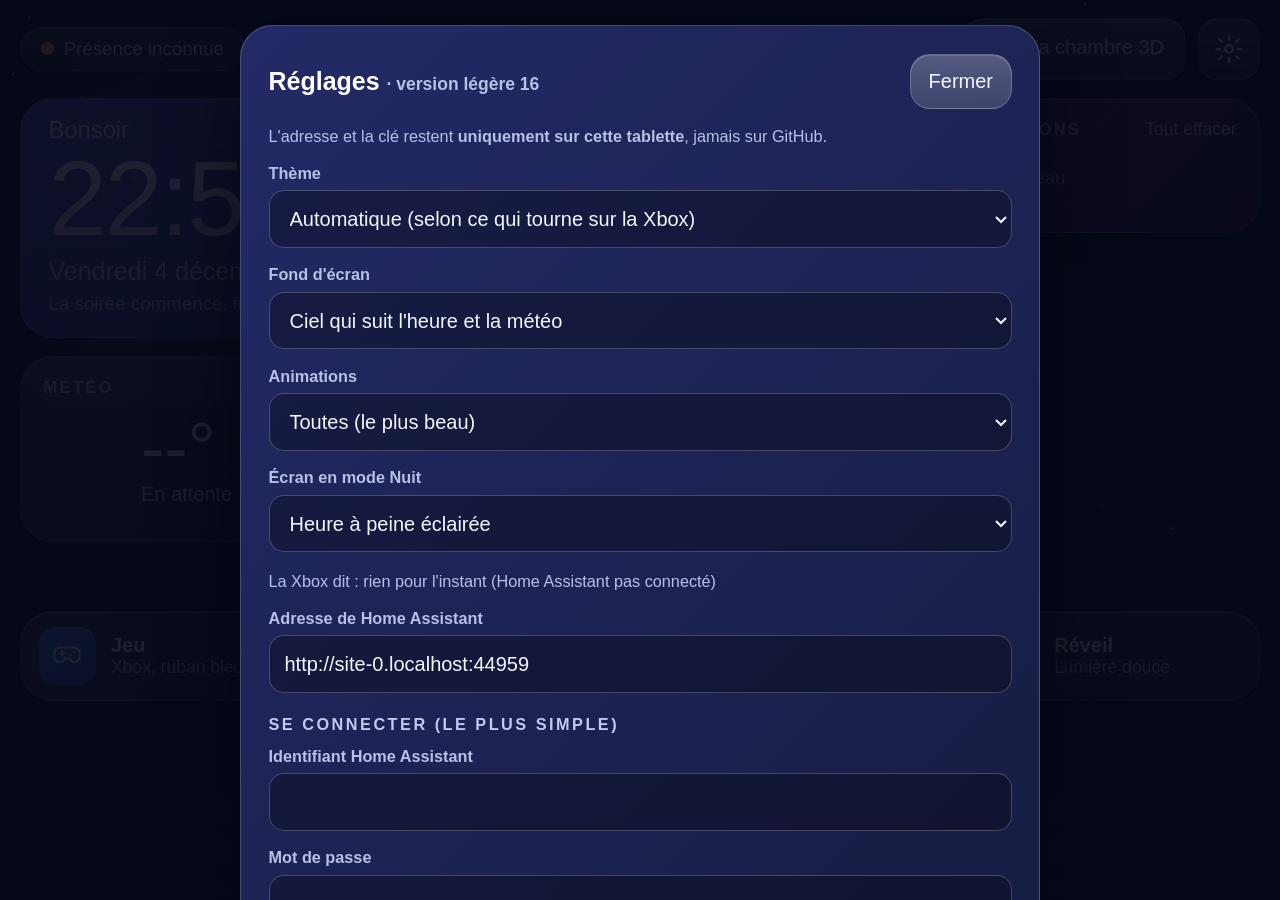
<file: tablette/lite.html>
<!doctype html>
<html lang="fr">
<head>
<meta charset="utf-8">
<meta name="viewport" content="width=device-width, initial-scale=1, user-scalable=no">
<meta name="mobile-web-app-capable" content="yes">
<title>Ma chambre</title>
<link rel="icon" href="../icon-192.png">
<!-- Version légère pour vieilles tablettes (Android 4.4) : JavaScript ES5, pas de flou, pas de police externe -->
<style>
*{box-sizing:border-box;-webkit-box-sizing:border-box;-webkit-tap-highlight-color:rgba(0,0,0,0)}
html,body{margin:0;min-height:100%}
body{font-family:"Roboto","Helvetica Neue",Arial,sans-serif;color:#f4f6ff;background-color:#0a0f2c;
  background-image:-webkit-radial-gradient(10% 0%,circle,rgba(70,90,255,.55) 0,rgba(70,90,255,0) 45%),-webkit-radial-gradient(100% 30%,circle,rgba(190,60,200,.45) 0,rgba(190,60,200,0) 40%),-webkit-radial-gradient(50% 110%,circle,rgba(0,170,200,.35) 0,rgba(0,170,200,0) 45%);
  background-image:radial-gradient(circle at 10% 0%,rgba(70,90,255,.55) 0,rgba(70,90,255,0) 45%),radial-gradient(circle at 100% 30%,rgba(190,60,200,.45) 0,rgba(190,60,200,0) 40%),radial-gradient(circle at 50% 110%,rgba(0,170,200,.35) 0,rgba(0,170,200,0) 45%);
  background-attachment:fixed;-webkit-user-select:none;user-select:none;overflow-x:hidden}
button,input,select{font-family:inherit;font-size:16px;color:inherit}
button{cursor:pointer;border:1px solid rgba(255,255,255,.2);border-radius:16px;padding:10px 14px;min-height:44px;
  background:rgba(255,255,255,.1);background-image:-webkit-linear-gradient(top,rgba(255,255,255,.16),rgba(255,255,255,.05));background-image:linear-gradient(to bottom,rgba(255,255,255,.16),rgba(255,255,255,.05));
  box-shadow:inset 0 1px 0 rgba(255,255,255,.15);-webkit-transition:-webkit-transform .15s,background-color .25s,border-color .25s;transition:transform .15s,background-color .25s,border-color .25s}
button:active{-webkit-transform:scale(.95);transform:scale(.95);background-color:rgba(255,255,255,.25)}
svg{display:block}
.wrap{padding:14px 16px 16px}
.flex{display:-webkit-box;display:-webkit-flex;display:flex;-webkit-box-align:center;-webkit-align-items:center;align-items:center}
.grow{-webkit-box-flex:1;-webkit-flex:1;flex:1;min-width:0}
.pill{display:inline-block;padding:8px 16px;border-radius:24px;font-size:15px;font-weight:500;border:1px solid rgba(255,255,255,.18);
  background:rgba(255,255,255,.08);background-image:-webkit-linear-gradient(top,rgba(255,255,255,.14),rgba(255,255,255,.04));background-image:linear-gradient(to bottom,rgba(255,255,255,.14),rgba(255,255,255,.04));margin-right:10px}
.dot{display:inline-block;width:10px;height:10px;border-radius:50%;margin-right:8px;background:#ffb454;vertical-align:middle;position:relative;top:-1px}
.ok-c{color:#6bf0b8}.ok-c .dot{background:#6bf0b8;-webkit-animation:pulse 2.4s ease-in-out infinite;animation:pulse 2.4s ease-in-out infinite}
.warn-c{color:#ffc46b}
.icon-btn{width:50px;height:50px;padding:0;border-radius:16px}
.icon-btn svg{margin:auto}
.cols{display:-webkit-box;display:-webkit-flex;display:flex;margin:14px -7px 0;-webkit-box-align:start;-webkit-align-items:flex-start;align-items:flex-start}
.c1{width:31%}.c2{width:39%}.c3{width:30%}
.col{padding:0 7px;-webkit-flex:none;flex:none}
.card{position:relative;border-radius:26px;padding:16px 18px;margin-bottom:14px;border:1px solid rgba(255,255,255,.18);
  background:rgba(255,255,255,.07);background-image:-webkit-linear-gradient(-30deg,rgba(255,255,255,.16),rgba(255,255,255,.04) 60%);background-image:linear-gradient(120deg,rgba(255,255,255,.16),rgba(255,255,255,.04) 60%);
  box-shadow:inset 0 1px 0 rgba(255,255,255,.2),0 18px 40px rgba(0,0,0,.35);
  -webkit-animation:rise .6s ease-out both;animation:rise .6s ease-out both}
.cols .col:nth-child(2) .card{-webkit-animation-delay:.08s;animation-delay:.08s}
.cols .col:nth-child(3) .card{-webkit-animation-delay:.16s;animation-delay:.16s}
.clock-card{background-color:rgba(80,95,255,.35);background-image:-webkit-linear-gradient(-45deg,rgba(110,120,255,.6),rgba(60,70,190,.25));background-image:linear-gradient(135deg,rgba(110,120,255,.6),rgba(60,70,190,.25));padding:14px 22px 16px}
#clock{font-size:84px;font-weight:200;letter-spacing:-2px;line-height:1.05;color:#fff;
  background-image:-webkit-linear-gradient(left,#ffffff 30%,#d9c6ff);-webkit-background-clip:text;-webkit-text-fill-color:transparent}
#date{font-size:20px;color:#d6dbff;margin-top:2px}
h3{margin:0;font-size:13px;font-weight:600;color:#c3c9ee;text-transform:uppercase;letter-spacing:2px}
.hd{margin-bottom:12px}
.hd .sub{font-size:14px}
.sub{color:#b9c0e6;font-size:14px}
.wx-main{margin:4px 0 6px}
#wx-i{width:64px;height:64px;margin-right:14px}
#wx-t{font-size:56px;font-weight:300;line-height:1}
#wx-d{font-size:16px;color:#e3e6ff}
.days{display:-webkit-box;display:-webkit-flex;display:flex;margin-top:12px}
.day{-webkit-box-flex:1;-webkit-flex:1;flex:1;text-align:center;padding:8px 2px;border-radius:16px;background:rgba(255,255,255,.07);border:1px solid rgba(255,255,255,.08);margin-right:6px;font-size:14px;color:#c3c9ee}
.day:last-child{margin-right:0}
.day svg{margin:5px auto}
.day b{color:#fff;font-weight:600}
.tile{width:46px;height:46px;border-radius:14px;margin-right:12px;-webkit-flex:none;flex:none;box-shadow:inset 0 1px 0 rgba(255,255,255,.3)}
.tile svg{margin:11px auto 0}
.t-green{background:#2fbf71;background-image:-webkit-linear-gradient(-45deg,#3fdc8a,#14965a);background-image:linear-gradient(135deg,#3fdc8a,#14965a)}
.t-pink{background:#d05fd0;background-image:-webkit-linear-gradient(-45deg,#ff6fa8,#8b6bff);background-image:linear-gradient(135deg,#ff6fa8,#8b6bff)}
.t1{font-size:22px;font-weight:600}
.sw{width:76px;height:44px;min-height:44px;border-radius:24px;padding:0;position:relative;background:rgba(255,255,255,.16);-webkit-flex:none;flex:none}
.sw:after{content:"";position:absolute;top:5px;left:5px;width:32px;height:32px;border-radius:50%;background:#fff;box-shadow:0 2px 6px rgba(0,0,0,.35);-webkit-transition:left .25s;transition:left .25s}
.sw.on{background:#2fbf71;background-image:-webkit-linear-gradient(left,#25a862,#3fdc8a);background-image:linear-gradient(to right,#25a862,#3fdc8a);border-color:#3fdc8a}.sw.on:after{left:37px}
.art{margin:14px 0;height:132px;border-radius:20px;padding:16px 20px;position:relative;overflow:hidden;
  background:#1b2340;background-image:-webkit-linear-gradient(-45deg,#1b2340,#0d1430);background-image:linear-gradient(135deg,#1b2340,#0d1430);
  box-shadow:inset 0 0 0 1px rgba(255,255,255,.08);-webkit-transition:background-color .5s;transition:background-color .5s}
.art .in{position:absolute;left:20px;bottom:16px;right:20px}
.lbl{font-size:12px;letter-spacing:3px;font-weight:600;color:rgba(255,255,255,.75)}
#now{font-size:32px;font-weight:700;margin-top:4px;white-space:nowrap;overflow:hidden;text-overflow:ellipsis}
.apps{display:-webkit-box;display:-webkit-flex;display:flex;margin:0 -4px}
.app{-webkit-box-flex:1;-webkit-flex:1;flex:1;margin:0 4px;padding:10px 4px;text-align:center;font-size:14px;font-weight:600;border-radius:18px}
.app.cur{border-color:rgba(255,255,255,.55);background-color:rgba(255,255,255,.22)}
.logo{display:block;width:36px;height:36px;line-height:36px;margin:0 auto 6px;border-radius:10px;font-weight:700;font-size:18px}
.tv{margin-top:14px}
.tv .grow .t1{font-size:19px}
.vb{width:52px;padding:0;margin-left:6px;font-size:20px}
.app{white-space:nowrap;overflow:hidden;text-overflow:ellipsis}
#games{position:fixed;left:0;top:0;right:0;bottom:0;background:rgba(5,8,25,.82);z-index:6;display:none;padding:40px 60px}
.g-card{background:#1e2450 !important;-webkit-animation:none;animation:none}
#g-list{margin:0 -5px;overflow:hidden}

#g-list .app{float:left;width:23%;width:-webkit-calc(25% - 10px);width:calc(25% - 10px);margin:5px;padding:16px 4px}
.bar{width:54px;height:6px;border-radius:4px;background:rgba(255,255,255,.18);margin-left:6px;overflow:hidden}
.bar i{display:block;height:6px;width:30%;background:#5b8cff;background-image:-webkit-linear-gradient(left,#5b8cff,#ff6fcf);background-image:linear-gradient(to right,#5b8cff,#ff6fcf);-webkit-transition:width .3s;transition:width .3s}
.notif-card{background-color:rgba(190,60,200,.22);background-image:-webkit-linear-gradient(-45deg,rgba(160,70,220,.45),rgba(255,255,255,.04));background-image:linear-gradient(135deg,rgba(160,70,220,.45),rgba(255,255,255,.04))}
.link{border:0;background:none;box-shadow:none;padding:0;min-height:0;color:#d6dbff;font-size:14px}
ul{list-style:none;margin:0;padding:0}
li{padding:10px 12px;border-radius:14px;background:rgba(255,255,255,.08);margin-bottom:8px;font-size:15px;-webkit-animation:rise .4s ease-out both;animation:rise .4s ease-out both}
li span{color:#c3c9ee;font-size:13px;margin-right:10px}
li.empty{background:none;color:#b9c0e6;padding-left:0}
.soon{display:-webkit-box;display:-webkit-flex;display:flex;margin:0 -7px}
.soon .card{-webkit-box-flex:1;-webkit-flex:1;flex:1;margin:0 7px;padding:12px 14px;opacity:.85}
.soon .t1{font-size:16px}
.tag{font-size:11px;padding:3px 8px;border-radius:10px;background:rgba(255,255,255,.12);color:#c3c9ee}
.t-orange{background-image:-webkit-linear-gradient(-45deg,#ffb454,#ff6f6f);background-image:linear-gradient(135deg,#ffb454,#ff6f6f)}
.t-blue{background-image:-webkit-linear-gradient(-45deg,#5b8cff,#3b4fd0);background-image:linear-gradient(135deg,#5b8cff,#3b4fd0)}
.t-grey{background-image:-webkit-linear-gradient(-45deg,#7d8bb3,#4a5578);background-image:linear-gradient(135deg,#7d8bb3,#4a5578)}
.t-night{background-image:-webkit-linear-gradient(-45deg,#3b3f9e,#8b6bff);background-image:linear-gradient(135deg,#3b3f9e,#8b6bff)}
.scene{text-align:left;color:#fff;font-size:16px;min-height:0}
.scene.on{border-color:rgba(255,255,255,.7);box-shadow:0 0 0 2px rgba(255,255,255,.35),0 18px 40px rgba(0,0,0,.35)}
#night{position:fixed;left:0;top:0;right:0;bottom:0;background:#000;z-index:7;display:none;text-align:center;color:#ff8a5c}
#night.show{display:block}
#n-clock{font-size:190px;font-weight:200;letter-spacing:-4px;line-height:1;margin-top:150px;opacity:.38}
#n-date{font-size:24px;opacity:.28;margin-top:10px}
#n-hint{position:absolute;left:0;right:0;bottom:24px;font-size:14px;color:#fff;opacity:.15}
.t-teal{background-image:-webkit-linear-gradient(-45deg,#00c8ff,#16a085);background-image:linear-gradient(135deg,#00c8ff,#16a085)}
@-webkit-keyframes rise{from{opacity:0;-webkit-transform:translateY(14px)}to{opacity:1;-webkit-transform:none}}
@keyframes rise{from{opacity:0;transform:translateY(14px)}to{opacity:1;transform:none}}
@-webkit-keyframes pulse{0%,100%{opacity:1}50%{opacity:.35}}
@keyframes pulse{0%,100%{opacity:1}50%{opacity:.35}}
/* réglages */
#settings{position:fixed;left:0;top:0;right:0;bottom:0;background:rgba(5,8,24,.9);overflow-y:auto;padding:20px;display:none;z-index:5}
#settings.show{display:block}
.sheet{max-width:640px;margin:0 auto;border-radius:26px;padding:22px;border:1px solid rgba(255,255,255,.2);background:#171d4a;background-image:-webkit-linear-gradient(-45deg,#232a66,#141838);background-image:linear-gradient(135deg,#232a66,#141838);box-shadow:0 30px 60px rgba(0,0,0,.5)}
.sheet h3{margin:16px 0 10px}
.line{display:-webkit-box;display:-webkit-flex;display:flex;-webkit-box-align:center;-webkit-align-items:center;align-items:center;-webkit-box-pack:justify;-webkit-justify-content:space-between;justify-content:space-between}
.field{margin-bottom:14px}
.field label{display:block;font-size:13px;font-weight:600;color:#b9c0e6;margin-bottom:6px}
.field input,.field select{width:100%;min-height:46px;border-radius:12px;border:1px solid rgba(255,255,255,.22);background:rgba(0,0,0,.3);padding:0 12px}
.field select option{background:#141838}
.help{font-size:13px;color:#b9c0e6;line-height:1.4}
.btns{text-align:right}.btns button{margin:6px 0 0 6px}
.primary{border-color:transparent;background:#5b6bff;background-image:-webkit-linear-gradient(left,#00c8ff,#8b6bff 60%,#ff6fcf);background-image:linear-gradient(to right,#00c8ff,#8b6bff 60%,#ff6fcf);font-weight:600}
#st-status{display:block;margin:6px 0;font-size:14px;min-height:20px}
.ok{color:#6bf0b8}.err{color:#ff8a8a}
#toast{position:fixed;left:50%;bottom:24px;width:420px;margin-left:-210px;text-align:center;background:rgba(20,26,70,.95);border:1px solid rgba(255,255,255,.2);
  border-radius:18px;padding:12px;opacity:0;-webkit-transform:translateY(10px);transform:translateY(10px);-webkit-transition:opacity .3s,-webkit-transform .3s;transition:opacity .3s,transform .3s;pointer-events:none;z-index:6;box-shadow:0 10px 30px rgba(0,0,0,.4)}
#toast.show{opacity:1;-webkit-transform:none;transform:none}
@media (max-height:640px){#xb-sub{display:none}#clock{font-size:68px}.art{height:104px}#now{font-size:26px}.wrap{padding-top:10px}}
@media (max-width:760px){.pill{white-space:nowrap;font-size:13px;padding:7px 11px;margin-right:6px}#toast{left:16px;right:16px;width:auto;margin-left:0}.cols{display:block}.c1,.c2,.c3{width:auto}.soon{display:block}.soon .card{margin:0 7px 10px}}
/* ---------- thèmes selon la Xbox (Netflix, YouTube, Forza, GTA 6) ---------- */
.wrap{position:relative;z-index:1}
#th-bg,#th-fx{position:fixed;left:0;top:0;right:0;bottom:0;pointer-events:none;overflow:hidden;display:none}
#th-bg{z-index:0}#th-fx{z-index:4}
.dk{position:absolute}.dk img,.dk svg{display:block;width:100%}
.swayT{-webkit-transform-origin:50% 0;transform-origin:50% 0;-webkit-animation:sway 9s ease-in-out infinite;animation:sway 9s ease-in-out infinite}
.swayB{-webkit-transform-origin:50% 100%;transform-origin:50% 100%;-webkit-animation:sway 11s ease-in-out infinite;animation:sway 11s ease-in-out infinite}
@keyframes sway{0%,100%{transform:rotate(-1.6deg)}50%{transform:rotate(1.6deg)}}
@-webkit-keyframes sway{0%,100%{-webkit-transform:rotate(-1.6deg)}50%{-webkit-transform:rotate(1.6deg)}}
.ff{position:absolute;width:5px;height:5px;border-radius:50%;background:#e4ff9a;box-shadow:0 0 8px 3px rgba(190,255,120,.55);opacity:.2;-webkit-animation:ffly 7s ease-in-out infinite alternate;animation:ffly 7s ease-in-out infinite alternate}
@-webkit-keyframes ffly{0%{opacity:.1;-webkit-transform:translate(0,0)}50%{opacity:.9}100%{opacity:.25;-webkit-transform:translate(26px,-34px)}}
@keyframes ffly{0%{opacity:.1;transform:translate(0,0)}50%{opacity:.9}100%{opacity:.25;transform:translate(26px,-34px)}}
body.noanim .swayT,body.noanim .swayB,body.noanim .ff{-webkit-animation:none;animation:none}
body.noanim .ff{opacity:.6}
/* Netflix */
body.th-netflix{background-color:#0a0000;background-image:-webkit-radial-gradient(15% 0%,circle,rgba(229,9,20,.45) 0,rgba(229,9,20,0) 45%),-webkit-radial-gradient(100% 40%,circle,rgba(150,0,10,.45) 0,rgba(150,0,10,0) 45%),-webkit-radial-gradient(50% 120%,circle,rgba(229,9,20,.3) 0,rgba(229,9,20,0) 50%);background-image:radial-gradient(circle at 15% 0%,rgba(229,9,20,.45) 0,rgba(229,9,20,0) 45%),radial-gradient(circle at 100% 40%,rgba(150,0,10,.45) 0,rgba(150,0,10,0) 45%),radial-gradient(circle at 50% 120%,rgba(229,9,20,.3) 0,rgba(229,9,20,0) 50%)}
.th-netflix .card{background-color:rgba(229,9,20,.08);background-image:-webkit-linear-gradient(-30deg,rgba(255,80,80,.14),rgba(255,255,255,.03) 60%);background-image:linear-gradient(120deg,rgba(255,80,80,.14),rgba(255,255,255,.03) 60%);border-color:rgba(255,90,90,.22)}
.th-netflix .clock-card{background-image:-webkit-linear-gradient(-45deg,rgba(229,9,20,.75),rgba(110,0,8,.35));background-image:linear-gradient(135deg,rgba(229,9,20,.75),rgba(110,0,8,.35))}
.th-netflix #clock{background-image:-webkit-linear-gradient(left,#fff 30%,#ffc9c9)}
.th-netflix .notif-card{background-image:-webkit-linear-gradient(-45deg,rgba(180,0,15,.45),rgba(255,255,255,.03));background-image:linear-gradient(135deg,rgba(180,0,15,.45),rgba(255,255,255,.03))}
.th-netflix .tile{background-image:-webkit-linear-gradient(-45deg,#ff3b45,#8a0008);background-image:linear-gradient(135deg,#ff3b45,#8a0008)}
.th-netflix .sw.on{background-image:-webkit-linear-gradient(left,#b00610,#e50914);background-image:linear-gradient(to right,#b00610,#e50914);border-color:#e50914}
.th-netflix .bar i{background-image:-webkit-linear-gradient(left,#ff5a5f,#e50914);background-image:linear-gradient(to right,#ff5a5f,#e50914)}
.th-netflix .app.cur{border-color:#e50914;background-color:rgba(229,9,20,.35)}
.th-netflix .pill,.th-netflix button{border-color:rgba(255,90,90,.3)}
.th-netflix .day{background:rgba(229,9,20,.08)}
.th-netflix .wrap{padding-top:30px}
.cur-l,.cur-r{position:absolute;top:0;bottom:0;width:52%;background:#a00610;background-image:-webkit-repeating-linear-gradient(left,#5a0006 0,#d10a14 40px,#5a0006 80px);background-image:repeating-linear-gradient(to right,#5a0006 0,#d10a14 40px,#5a0006 80px);box-shadow:0 0 40px rgba(0,0,0,.7);-webkit-transition:-webkit-transform 2s ease-in-out;transition:transform 2s ease-in-out}
.cur-l{left:0}.cur-r{right:0}
#th-fx.open .cur-l{-webkit-transform:translateX(-100%);transform:translateX(-100%)}
#th-fx.open .cur-r{-webkit-transform:translateX(100%);transform:translateX(100%)}
#art.ticket{background:#efe0c4 !important;background-image:-webkit-linear-gradient(-45deg,#f4e7d0,#e7d3ad) !important;background-image:linear-gradient(135deg,#f4e7d0,#e7d3ad) !important;overflow:visible;box-shadow:0 10px 24px rgba(0,0,0,.45)}
#art.ticket .lbl{color:#b00610}#art.ticket #now{color:#2a0003;margin-right:70px}
.tk{display:none}
#art.ticket .tk{display:block;position:absolute;top:50%;margin-top:-12px;width:24px;height:24px;border-radius:50%;background:#1a0003}
#art.ticket .tk-l{left:-12px}#art.ticket .tk-r{right:-12px}
#art.ticket .tk-d{top:10px;bottom:10px;margin:0;width:0;height:auto;right:70px;border-radius:0;background:none;border-left:3px dashed rgba(120,0,10,.45)}
#art.ticket .tk-s{right:14px;width:50px;height:20px;margin-top:-10px;border-radius:0;background:none;font:700 13px sans-serif;color:#b00610;text-align:center;-webkit-transform:rotate(-90deg);transform:rotate(-90deg)}
/* YouTube */
body.th-youtube{background:#020c06 url(../themes/yt-fond-t.jpg) center center no-repeat;background-size:cover}
.th-youtube .card{background-color:rgba(20,90,45,.18);background-image:-webkit-linear-gradient(-30deg,rgba(120,220,140,.12),rgba(0,0,0,.25) 60%);background-image:linear-gradient(120deg,rgba(120,220,140,.12),rgba(0,0,0,.25) 60%);border-color:rgba(110,210,130,.22)}
.th-youtube .clock-card{background-image:-webkit-linear-gradient(-45deg,rgba(40,140,70,.7),rgba(8,50,25,.45));background-image:linear-gradient(135deg,rgba(40,140,70,.7),rgba(8,50,25,.45))}
.th-youtube #clock{background-image:-webkit-linear-gradient(left,#fff 30%,#c8f5cf)}
.th-youtube .notif-card{background-image:-webkit-linear-gradient(-45deg,rgba(25,100,55,.45),rgba(0,0,0,.2));background-image:linear-gradient(135deg,rgba(25,100,55,.45),rgba(0,0,0,.2))}
.th-youtube .tile{background-image:-webkit-linear-gradient(-45deg,#4fc96a,#145c26);background-image:linear-gradient(135deg,#4fc96a,#145c26)}
.th-youtube .sw.on{background-image:-webkit-linear-gradient(left,#1b7a3a,#3fcf6a);background-image:linear-gradient(to right,#1b7a3a,#3fcf6a);border-color:#3fcf6a}
.th-youtube .bar i{background-image:-webkit-linear-gradient(left,#9be27a,#2fae5a);background-image:linear-gradient(to right,#9be27a,#2fae5a)}
.th-youtube .app.cur{border-color:#2fae5a;background-color:rgba(47,174,90,.32)}
.th-youtube .pill,.th-youtube button{border-color:rgba(110,210,130,.3)}
.th-youtube .day{background:rgba(47,174,90,.08)}
.th-youtube #art{background-image:-webkit-linear-gradient(-45deg,#1d6b35,#04170b) !important;background-image:linear-gradient(135deg,#1d6b35,#04170b) !important}
/* GTA 6 */
body.th-gta{background:#07020f url(../themes/gta-fond-t.jpg) center bottom no-repeat;background-size:cover}
.th-gta .card{background-color:rgba(30,8,50,.55);background-image:-webkit-linear-gradient(-30deg,rgba(255,120,200,.12),rgba(0,0,0,.3) 60%);background-image:linear-gradient(120deg,rgba(255,120,200,.12),rgba(0,0,0,.3) 60%);border-color:rgba(255,90,170,.35);box-shadow:0 0 14px rgba(255,45,149,.18)}
.th-gta .clock-card{background-image:-webkit-linear-gradient(-45deg,rgba(255,45,149,.55),rgba(90,30,160,.5) 60%,rgba(255,140,80,.35));background-image:linear-gradient(135deg,rgba(255,45,149,.55),rgba(90,30,160,.5) 60%,rgba(255,140,80,.35))}
.th-gta #clock{background-image:-webkit-linear-gradient(left,#fff 30%,#ffd0ea)}
.th-gta .notif-card{background-image:-webkit-linear-gradient(-45deg,rgba(120,40,200,.45),rgba(0,0,0,.2));background-image:linear-gradient(135deg,rgba(120,40,200,.45),rgba(0,0,0,.2))}
.th-gta .tile{background-image:-webkit-linear-gradient(-45deg,#ff5aa0,#7b2cff);background-image:linear-gradient(135deg,#ff5aa0,#7b2cff)}
.th-gta .sw.on{background-image:-webkit-linear-gradient(left,#7b2cff,#ff2d95);background-image:linear-gradient(to right,#7b2cff,#ff2d95);border-color:#ff2d95}
.th-gta .bar i{background-image:-webkit-linear-gradient(left,#ffb35c,#ff2d95);background-image:linear-gradient(to right,#ffb35c,#ff2d95)}
.th-gta .app.cur{border-color:#ff2d95;background-color:rgba(255,45,149,.3)}
.th-gta .pill,.th-gta button{border-color:rgba(255,90,170,.35)}
.th-gta .day{background:rgba(255,45,149,.08)}
.th-gta #art{background-image:-webkit-linear-gradient(-70deg,#ffb35c,#ff2d95 45%,#4a0f8a) !important;background-image:linear-gradient(160deg,#ffb35c,#ff2d95 45%,#4a0f8a) !important}
/* Forza : le vrai combiné de la voiture */
#fz{position:fixed;left:0;top:0;right:0;bottom:0;background:#000;z-index:3;overflow:hidden;display:none;font-family:"Roboto",Arial,sans-serif}
body.th-forza #fz{display:block}
body.th-forza .wrap{visibility:hidden}
body.th-forza.fz-off #fz{display:none}
body.th-forza.fz-off .wrap{visibility:visible}
.fz-in{position:absolute;left:50%;top:50%;width:1024px;height:640px;margin:-320px 0 0 -512px;background:#000 url(../themes/fz-combine.jpg) no-repeat;background-size:1024px 640px}
.fz-n{position:absolute;width:6px;border-radius:3px;background:#ff5a3a;background-image:-webkit-linear-gradient(left,#ff3a1a,#ffd2bd 50%,#ff3a1a);background-image:linear-gradient(to right,#ff3a1a,#ffd2bd 50%,#ff3a1a);box-shadow:0 0 10px 3px rgba(255,50,20,.55);-webkit-transition:-webkit-transform .8s ease-in-out;transition:transform .8s ease-in-out;z-index:2}
.fz-hub{position:absolute;width:16px;height:16px;margin:-8px 0 0 -8px;border-radius:50%;background:#140405;border:2px solid #ff4a2a;z-index:3}
.fz-lb{position:absolute;font:italic 700 9px Arial,sans-serif;letter-spacing:1px;text-align:center;color:#fff;text-shadow:0 0 4px rgba(255,60,30,.7)}
.fz-lcd{position:absolute;left:406px;top:232px;width:202px;height:122px;background:#030509;box-shadow:0 8px 8px -2px #030509;padding:8px 11px;color:#fff;z-index:4;overflow:hidden}
.fz-np{height:44px;border-bottom:1px solid rgba(255,255,255,.75);overflow:hidden}
.fz-cv{float:left;width:36px;height:36px;line-height:36px;border-radius:5px;margin-right:8px;text-align:center;font:italic 800 13px Arial,sans-serif;background:#c4122f;background-image:-webkit-linear-gradient(-45deg,#ff7a18,#c4122f 55%,#2b0a3d);background-image:linear-gradient(135deg,#ff7a18,#c4122f 55%,#2b0a3d)}
.fz-np b{display:block;font:italic 700 14px Arial,sans-serif;white-space:nowrap;overflow:hidden;text-overflow:ellipsis;margin-top:2px}
.fz-np small{font:italic 400 11px Arial,sans-serif;color:rgba(255,255,255,.8)}
.fz-r{height:23px;line-height:23px;font:italic 400 11px/23px Arial,sans-serif;color:rgba(255,255,255,.75)}
.fz-r em{float:right;font:italic 700 13px/23px Arial,sans-serif;color:#fff}
#fz-boot{display:none;text-align:center;padding-top:6px}
#fz-boot div{font:italic 400 11px Arial,sans-serif;color:rgba(255,255,255,.8)}#fz-boot b{display:block;font:italic 700 15px Arial,sans-serif;color:#fff}
#fz-boot svg{margin:0 auto}
.fz-bot{position:absolute;left:406px;top:415px;width:202px;height:28px;line-height:28px;background:#000;padding:0 8px;font:700 16px Arial,sans-serif;color:#fff;z-index:4}
.fz-bot span{float:left}.fz-bot span+span{float:right}
#fz-dim{position:absolute;left:0;top:0;right:0;bottom:0;background:#000;opacity:0;z-index:3;-webkit-transition:opacity .6s;transition:opacity .6s;pointer-events:none}
.fz-lt{position:absolute;z-index:4;display:none;background:url(../themes/fz-combine.jpg) no-repeat;background-size:1024px 640px}
#fz.b1 #fz-dim{opacity:.8}
#fz.b1 .fz-lt{display:block}
#fz.b1 #fz-info,#fz.b2 #fz-info,#fz.b3 #fz-info{display:none}
#fz.b1 #fz-boot,#fz.b2 #fz-boot,#fz.b3 #fz-boot{display:block}
#fz.b1 .fz-n{-webkit-transition:none;transition:none}
.fz-wheel{position:absolute;left:150px;right:150px;bottom:40px;height:71px;border-radius:36px;z-index:5;background:#0b0b0d;background-image:-webkit-linear-gradient(top,#1a1b1e,#0b0b0d 60%,#050506);background-image:linear-gradient(to bottom,#1a1b1e,#0b0b0d 60%,#050506);box-shadow:inset 0 1px 0 rgba(255,255,255,.12),0 10px 24px rgba(0,0,0,.9);text-align:center;padding-top:10px}
.fz-k{display:inline-block;vertical-align:top;position:relative;width:96px;height:51px;min-height:0;margin:0 6px;padding:6px 0 0;border-radius:13px;border:0;background:#1d1e22;background-image:-webkit-linear-gradient(top,#26272b,#141518);background-image:linear-gradient(to bottom,#26272b,#141518);box-shadow:inset 0 1px 0 rgba(255,255,255,.14),0 2px 3px rgba(0,0,0,.7);font:600 11px Arial,sans-serif;color:rgba(255,255,255,.6)}
.fz-k svg{margin:0 auto 3px;opacity:.6}
.fz-k.on{color:#fff}.fz-k.on svg{opacity:1}
.fz-k i{position:absolute;top:6px;right:10px;width:8px;height:3px;border-radius:2px;background:#333}
.fz-k.on i{background:#ff5a2a;box-shadow:0 0 6px #ff3a10}
/* ---------- MOUVEMENTS (version 14) ----------
   Uniquement transform et opacity (calculés par la carte graphique), préfixes -webkit- pour Android 4.4.
   Réglages › Animations : Toutes / Légères (sans les effets permanents) / Aucune. */
/* fond vivant : trois halos de couleur qui dérivent lentement */
#sky{position:fixed;left:0;top:0;right:0;bottom:0;z-index:0;overflow:hidden;pointer-events:none;-webkit-transition:opacity .5s;transition:opacity .5s}
#sky.fade{opacity:0}
#sky i{position:absolute;width:720px;height:720px;opacity:.8;-webkit-transform:translate3d(0,0,0);transform:translate3d(0,0,0)}
#sky .h1{left:-280px;top:-330px;background-image:-webkit-radial-gradient(50% 50%,circle,rgba(80,100,255,.6) 0,rgba(80,100,255,0) 70%);background-image:radial-gradient(circle,rgba(80,100,255,.6) 0,rgba(80,100,255,0) 70%);-webkit-animation:dr1 26s ease-in-out infinite alternate;animation:dr1 26s ease-in-out infinite alternate}
#sky .h2{right:-320px;top:-120px;background-image:-webkit-radial-gradient(50% 50%,circle,rgba(205,70,215,.5) 0,rgba(205,70,215,0) 70%);background-image:radial-gradient(circle,rgba(205,70,215,.5) 0,rgba(205,70,215,0) 70%);-webkit-animation:dr2 31s ease-in-out infinite alternate;animation:dr2 31s ease-in-out infinite alternate}
#sky .h3{left:100px;bottom:-440px;background-image:-webkit-radial-gradient(50% 50%,circle,rgba(0,185,215,.45) 0,rgba(0,185,215,0) 70%);background-image:radial-gradient(circle,rgba(0,185,215,.45) 0,rgba(0,185,215,0) 70%);-webkit-animation:dr3 28s ease-in-out infinite alternate;animation:dr3 28s ease-in-out infinite alternate}
@-webkit-keyframes dr1{to{-webkit-transform:translate3d(150px,100px,0) scale(1.18)}}
@keyframes dr1{to{transform:translate3d(150px,100px,0) scale(1.18)}}
@-webkit-keyframes dr2{to{-webkit-transform:translate3d(-170px,80px,0) scale(1.1)}}
@keyframes dr2{to{transform:translate3d(-170px,80px,0) scale(1.1)}}
@-webkit-keyframes dr3{to{-webkit-transform:translate3d(140px,-120px,0) scale(1.22)}}
@keyframes dr3{to{transform:translate3d(140px,-120px,0) scale(1.22)}}
/* couleurs des halos selon l'ambiance */
.sc-jeu #sky .h1{background-image:-webkit-radial-gradient(50% 50%,circle,rgba(60,110,255,.7) 0,rgba(60,110,255,0) 70%);background-image:radial-gradient(circle,rgba(60,110,255,.7) 0,rgba(60,110,255,0) 70%)}
.sc-jeu #sky .h2{background-image:-webkit-radial-gradient(50% 50%,circle,rgba(130,80,255,.6) 0,rgba(130,80,255,0) 70%);background-image:radial-gradient(circle,rgba(130,80,255,.6) 0,rgba(130,80,255,0) 70%)}
.sc-jeu #sky .h3{background-image:-webkit-radial-gradient(50% 50%,circle,rgba(0,200,255,.55) 0,rgba(0,200,255,0) 70%);background-image:radial-gradient(circle,rgba(0,200,255,.55) 0,rgba(0,200,255,0) 70%)}
.sc-film #sky .h1{background-image:-webkit-radial-gradient(50% 50%,circle,rgba(255,130,60,.55) 0,rgba(255,130,60,0) 70%);background-image:radial-gradient(circle,rgba(255,130,60,.55) 0,rgba(255,130,60,0) 70%)}
.sc-film #sky .h2{background-image:-webkit-radial-gradient(50% 50%,circle,rgba(255,70,120,.5) 0,rgba(255,70,120,0) 70%);background-image:radial-gradient(circle,rgba(255,70,120,.5) 0,rgba(255,70,120,0) 70%)}
.sc-film #sky .h3{background-image:-webkit-radial-gradient(50% 50%,circle,rgba(170,40,110,.5) 0,rgba(170,40,110,0) 70%);background-image:radial-gradient(circle,rgba(170,40,110,.5) 0,rgba(170,40,110,0) 70%)}
.sc-reveil #sky .h1{background-image:-webkit-radial-gradient(50% 50%,circle,rgba(255,180,100,.6) 0,rgba(255,180,100,0) 70%);background-image:radial-gradient(circle,rgba(255,180,100,.6) 0,rgba(255,180,100,0) 70%)}
.sc-reveil #sky .h2{background-image:-webkit-radial-gradient(50% 50%,circle,rgba(90,200,255,.5) 0,rgba(90,200,255,0) 70%);background-image:radial-gradient(circle,rgba(90,200,255,.5) 0,rgba(90,200,255,0) 70%)}
.sc-reveil #sky .h3{background-image:-webkit-radial-gradient(50% 50%,circle,rgba(70,230,180,.5) 0,rgba(70,230,180,0) 70%);background-image:radial-gradient(circle,rgba(70,230,180,.5) 0,rgba(70,230,180,0) 70%)}
.th-netflix #sky .h1{background-image:-webkit-radial-gradient(50% 50%,circle,rgba(229,9,20,.5) 0,rgba(229,9,20,0) 70%);background-image:radial-gradient(circle,rgba(229,9,20,.5) 0,rgba(229,9,20,0) 70%)}
.th-netflix #sky .h2{background-image:-webkit-radial-gradient(50% 50%,circle,rgba(140,0,12,.55) 0,rgba(140,0,12,0) 70%);background-image:radial-gradient(circle,rgba(140,0,12,.55) 0,rgba(140,0,12,0) 70%)}
.th-netflix #sky .h3{background-image:-webkit-radial-gradient(50% 50%,circle,rgba(255,60,70,.3) 0,rgba(255,60,70,0) 70%);background-image:radial-gradient(circle,rgba(255,60,70,.3) 0,rgba(255,60,70,0) 70%)}
.sc-jeu #sky{background-color:rgba(8,16,70,.45)}.sc-film #sky{background-color:rgba(60,14,24,.5)}.sc-reveil #sky{background-color:rgba(70,44,40,.42)}.th-netflix #sky{background-color:transparent}
.th-youtube #sky,.th-gta #sky,.th-forza #sky{display:none}
/* arrivée en cascade au démarrage */
@-webkit-keyframes rise2{0%{opacity:0;-webkit-transform:translate3d(0,28px,0) scale(.96)}60%{opacity:1}100%{opacity:1;-webkit-transform:none}}
@keyframes rise2{0%{opacity:0;transform:translate3d(0,28px,0) scale(.96)}60%{opacity:1}100%{opacity:1;transform:none}}
@-webkit-keyframes drop{from{opacity:0;-webkit-transform:translate3d(0,-20px,0)}}
@keyframes drop{from{opacity:0;transform:translate3d(0,-20px,0)}}
.card{-webkit-animation:rise2 .9s cubic-bezier(.2,.9,.3,1.1) both;animation:rise2 .9s cubic-bezier(.2,.9,.3,1.1) both}
.wrap > .flex{-webkit-animation:drop .7s cubic-bezier(.2,.9,.3,1) both;animation:drop .7s cubic-bezier(.2,.9,.3,1) both}
.cols .c1 .card{-webkit-animation-delay:.08s;animation-delay:.08s}
.cols .c1 .card+.card{-webkit-animation-delay:.18s;animation-delay:.18s}
.cols .c2 .card{-webkit-animation-delay:.24s;animation-delay:.24s}
.cols .c3 .card{-webkit-animation-delay:.32s;animation-delay:.32s}
.soon .card:nth-child(1){-webkit-animation-delay:.42s;animation-delay:.42s}
.soon .card:nth-child(2){-webkit-animation-delay:.49s;animation-delay:.49s}
.soon .card:nth-child(3){-webkit-animation-delay:.56s;animation-delay:.56s}
.soon .card:nth-child(4){-webkit-animation-delay:.63s;animation-delay:.63s}
body.ready .card,body.ready .wrap > .flex{-webkit-animation:none;animation:none}
/* reflet de verre qui traverse les cartes, une à la fois */
.gl{position:absolute;left:0;top:0;right:0;bottom:0;border-radius:inherit;pointer-events:none;opacity:0;
  background-image:-webkit-linear-gradient(-20deg,rgba(255,255,255,0) 38%,rgba(255,255,255,.16) 48%,rgba(255,255,255,.3) 50%,rgba(255,255,255,.16) 52%,rgba(255,255,255,0) 62%);
  background-image:linear-gradient(110deg,rgba(255,255,255,0) 38%,rgba(255,255,255,.16) 48%,rgba(255,255,255,.3) 50%,rgba(255,255,255,.16) 52%,rgba(255,255,255,0) 62%);
  background-size:300% 100%;background-position:100% 0;background-repeat:no-repeat}
.gl.go{-webkit-animation:gl 1.7s cubic-bezier(.45,0,.25,1);animation:gl 1.7s cubic-bezier(.45,0,.25,1)}
@-webkit-keyframes gl{0%{opacity:1;background-position:100% 0}100%{opacity:1;background-position:0 0}}
@keyframes gl{0%{opacity:1;background-position:100% 0}100%{opacity:1;background-position:0 0}}
/* horloge : les chiffres roulent quand la minute change */
#clock.mxc{background-image:none;-webkit-text-fill-color:#fff}
#clock .dg{display:inline-block;position:relative;vertical-align:top}
#clock .dg b{display:block;font-weight:200;color:#fff;background-image:-webkit-linear-gradient(top,#ffffff 35%,#d9c6ff);-webkit-background-clip:text;-webkit-text-fill-color:transparent}
#clock .dg b.o{position:absolute;left:0;top:0;-webkit-animation:dgo .55s cubic-bezier(.5,0,.25,1) both;animation:dgo .55s cubic-bezier(.5,0,.25,1) both}
#clock .dg b.n{-webkit-animation:dgi .75s cubic-bezier(.2,.9,.3,1.25) both;animation:dgi .75s cubic-bezier(.2,.9,.3,1.25) both}
#clock .cl b{-webkit-animation:colon 2s ease-in-out infinite;animation:colon 2s ease-in-out infinite}
@-webkit-keyframes dgo{to{opacity:0;-webkit-transform:translate3d(0,-42%,0) scale(.88)}}
@keyframes dgo{to{opacity:0;transform:translate3d(0,-42%,0) scale(.88)}}
@-webkit-keyframes dgi{from{opacity:0;-webkit-transform:translate3d(0,48%,0) scale(.88)}}
@keyframes dgi{from{opacity:0;transform:translate3d(0,48%,0) scale(.88)}}
@-webkit-keyframes colon{50%{opacity:.3}}
@keyframes colon{50%{opacity:.3}}
.th-netflix #clock .dg b{background-image:-webkit-linear-gradient(top,#fff 35%,#ffc9c9)}
.th-youtube #clock .dg b{background-image:-webkit-linear-gradient(top,#fff 35%,#c8f5cf)}
.th-gta #clock .dg b{background-image:-webkit-linear-gradient(top,#fff 35%,#ffd0ea)}
/* vague de couleur quand on choisit une ambiance, anneaux */
#fxl,#fxb{position:fixed;left:0;top:0;width:0;height:0;z-index:6;pointer-events:none}
#fxb{z-index:0}
.bloom{position:absolute;width:200px;height:200px;margin:-100px 0 0 -100px;border-radius:50%;opacity:0;-webkit-animation:bloom 1.8s cubic-bezier(.2,.6,.3,1) both;animation:bloom 1.8s cubic-bezier(.2,.6,.3,1) both}
.ring{position:absolute;width:110px;height:110px;margin:-55px 0 0 -55px;border-radius:50%;border:2px solid #fff;opacity:0;-webkit-animation:ring 1s cubic-bezier(.2,.7,.3,1) both;animation:ring 1s cubic-bezier(.2,.7,.3,1) both}
.flt{position:absolute;width:40px;height:30px;margin:-15px 0 0 -20px;text-align:center;font-size:24px;line-height:30px;font-weight:600;color:#fff;-webkit-animation:flt 1s ease-out both;animation:flt 1s ease-out both}
.flt svg{margin:5px auto 0}
@-webkit-keyframes bloom{0%{opacity:0;-webkit-transform:scale(.3)}12%{opacity:1}55%{opacity:.8}100%{opacity:0;-webkit-transform:scale(10)}}
@keyframes bloom{0%{opacity:0;transform:scale(.3)}12%{opacity:1}55%{opacity:.8}100%{opacity:0;transform:scale(10)}}
@-webkit-keyframes ring{0%{opacity:.9;-webkit-transform:scale(.4)}100%{opacity:0;-webkit-transform:scale(3.4)}}
@keyframes ring{0%{opacity:.9;transform:scale(.4)}100%{opacity:0;transform:scale(3.4)}}
@-webkit-keyframes flt{0%{opacity:0;-webkit-transform:translate3d(0,0,0) scale(.5)}20%{opacity:1;-webkit-transform:translate3d(0,-10px,0) scale(1.15)}100%{opacity:0;-webkit-transform:translate3d(0,-54px,0) scale(1)}}
@keyframes flt{0%{opacity:0;transform:translate3d(0,0,0) scale(.5)}20%{opacity:1;transform:translate3d(0,-10px,0) scale(1.15)}100%{opacity:0;transform:translate3d(0,-54px,0) scale(1)}}
/* ambiances : l'icône rebondit, puis vit tant que l'ambiance est active */
.scene:before{content:"";position:absolute;left:-1px;top:-1px;right:-1px;bottom:-1px;border-radius:inherit;opacity:0;-webkit-transition:opacity .6s;transition:opacity .6s;pointer-events:none}
.scene[data-sc="jeu"]:before{box-shadow:0 0 30px 4px rgba(91,140,255,.6)}
.scene[data-sc="film"]:before{box-shadow:0 0 30px 4px rgba(255,150,80,.55)}
.scene[data-sc="nuit"]:before{box-shadow:0 0 30px 4px rgba(139,107,255,.6)}
.scene[data-sc="reveil"]:before{box-shadow:0 0 30px 4px rgba(60,220,200,.55)}
.scene.on:before{opacity:1;-webkit-animation:halo 3.2s ease-in-out infinite;animation:halo 3.2s ease-in-out infinite}
@-webkit-keyframes halo{0%,100%{opacity:1}50%{opacity:.4}}
@keyframes halo{0%,100%{opacity:1}50%{opacity:.4}}
.tile.pop{-webkit-animation:pop .8s cubic-bezier(.3,1.5,.5,1);animation:pop .8s cubic-bezier(.3,1.5,.5,1)}
@-webkit-keyframes pop{0%{-webkit-transform:scale(1)}25%{-webkit-transform:scale(.75)}60%{-webkit-transform:scale(1.2)}100%{-webkit-transform:scale(1)}}
@keyframes pop{0%{transform:scale(1)}25%{transform:scale(.75)}60%{transform:scale(1.2)}100%{transform:scale(1)}}
.scene.on[data-sc="jeu"] .tile svg{-webkit-animation:rumble 3.6s ease-in-out infinite;animation:rumble 3.6s ease-in-out infinite}
.scene.on[data-sc="film"] .tile svg{-webkit-animation:tilt 4s ease-in-out infinite;animation:tilt 4s ease-in-out infinite}
.scene.on[data-sc="nuit"] .tile svg{-webkit-animation:rock 6s ease-in-out infinite;animation:rock 6s ease-in-out infinite}
.scene.on[data-sc="reveil"] .tile svg{-webkit-animation:sunup 3.4s ease-in-out infinite;animation:sunup 3.4s ease-in-out infinite}
@-webkit-keyframes rumble{0%,16%,100%{-webkit-transform:none}2%{-webkit-transform:rotate(-10deg)}4%{-webkit-transform:rotate(9deg)}6%{-webkit-transform:rotate(-7deg)}8%{-webkit-transform:rotate(5deg)}10%{-webkit-transform:rotate(-3deg)}12%{-webkit-transform:rotate(2deg)}}
@keyframes rumble{0%,16%,100%{transform:none}2%{transform:rotate(-10deg)}4%{transform:rotate(9deg)}6%{transform:rotate(-7deg)}8%{transform:rotate(5deg)}10%{transform:rotate(-3deg)}12%{transform:rotate(2deg)}}
@-webkit-keyframes tilt{0%,100%{-webkit-transform:none}50%{-webkit-transform:rotate(-9deg) translate3d(0,-1px,0)}}
@keyframes tilt{0%,100%{transform:none}50%{transform:rotate(-9deg) translate3d(0,-1px,0)}}
@-webkit-keyframes rock{0%,100%{-webkit-transform:rotate(-12deg)}50%{-webkit-transform:rotate(10deg)}}
@keyframes rock{0%,100%{transform:rotate(-12deg)}50%{transform:rotate(10deg)}}
@-webkit-keyframes sunup{0%,100%{-webkit-transform:translate3d(0,3px,0)}50%{-webkit-transform:translate3d(0,-2px,0)}}
@keyframes sunup{0%,100%{transform:translate3d(0,3px,0)}50%{transform:translate3d(0,-2px,0)}}
/* Xbox : démarrage, extinction façon vieille télé, changement d'appli, égaliseur */
#art .ox,#art .swp{position:absolute;left:0;top:0;right:0;bottom:0;border-radius:inherit;opacity:0;pointer-events:none}
#art .swp{background-image:-webkit-linear-gradient(-20deg,rgba(255,255,255,0) 35%,rgba(255,255,255,.45) 50%,rgba(255,255,255,0) 65%);background-image:linear-gradient(110deg,rgba(255,255,255,0) 35%,rgba(255,255,255,.45) 50%,rgba(255,255,255,0) 65%);background-size:300% 100%;background-position:100% 0;background-repeat:no-repeat}
#c-xbox.go #art .swp{-webkit-animation:gl 1.1s cubic-bezier(.45,0,.25,1) .15s;animation:gl 1.1s cubic-bezier(.45,0,.25,1) .15s}
#c-xbox.x #art .ox{-webkit-animation:out .9s ease both;animation:out .9s ease both}
#c-xbox.go #art .in{-webkit-animation:inr .8s cubic-bezier(.2,.9,.3,1.15) both;animation:inr .8s cubic-bezier(.2,.9,.3,1.15) both}
#c-xbox.shut #art .in{-webkit-animation:inf .6s ease .5s both;animation:inf .6s ease .5s both}
#art .in.old{-webkit-animation:crt .55s cubic-bezier(.6,0,.4,1) both;animation:crt .55s cubic-bezier(.6,0,.4,1) both}
#art .crt{position:absolute;left:0;right:0;top:50%;height:2px;margin-top:-1px;background:#fff;opacity:0;box-shadow:0 0 12px 2px rgba(255,255,255,.7)}
#c-xbox.shut #art .crt{-webkit-animation:crtl .7s ease-in both;animation:crtl .7s ease-in both}
@-webkit-keyframes out{from{opacity:1}to{opacity:0}}
@keyframes out{from{opacity:1}to{opacity:0}}
@-webkit-keyframes inr{from{opacity:0;-webkit-transform:translate3d(40px,0,0)}}
@keyframes inr{from{opacity:0;transform:translate3d(40px,0,0)}}
@-webkit-keyframes inf{from{opacity:0}}
@keyframes inf{from{opacity:0}}
@-webkit-keyframes crt{0%{opacity:1;-webkit-transform:none}45%{opacity:1;-webkit-transform:scale(1,.03)}100%{opacity:0;-webkit-transform:scale(0,.03)}}
@keyframes crt{0%{opacity:1;transform:none}45%{opacity:1;transform:scale(1,.03)}100%{opacity:0;transform:scale(0,.03)}}
@-webkit-keyframes crtl{0%,30%{opacity:0;-webkit-transform:scale(1,1)}40%{opacity:1;-webkit-transform:scale(1,1)}100%{opacity:0;-webkit-transform:scale(0,1)}}
@keyframes crtl{0%,30%{opacity:0;transform:scale(1,1)}40%{opacity:1;transform:scale(1,1)}100%{opacity:0;transform:scale(0,1)}}
.eq{position:absolute;right:20px;top:18px;height:20px;opacity:0;-webkit-transition:opacity .5s;transition:opacity .5s}
.eq i{float:left;width:4px;height:20px;margin-left:3px;border-radius:2px;background:#fff;-webkit-transform-origin:50% 100%;transform-origin:50% 100%;-webkit-transform:scale(1,.3);transform:scale(1,.3)}
#c-xbox.playing .eq{opacity:.85}
#c-xbox.playing .eq i{-webkit-animation:eq .8s ease-in-out infinite alternate;animation:eq .8s ease-in-out infinite alternate}
#c-xbox.playing .eq i+i{-webkit-animation-duration:.55s;animation-duration:.55s;-webkit-animation-delay:-.3s;animation-delay:-.3s}
#c-xbox.playing .eq i+i+i{-webkit-animation-duration:.95s;animation-duration:.95s;-webkit-animation-delay:-.5s;animation-delay:-.5s}
#c-xbox.playing .eq i+i+i+i{-webkit-animation-duration:.65s;animation-duration:.65s;-webkit-animation-delay:-.1s;animation-delay:-.1s}
@-webkit-keyframes eq{from{-webkit-transform:scale(1,.2)}to{-webkit-transform:scale(1,1)}}
@keyframes eq{from{transform:scale(1,.2)}to{transform:scale(1,1)}}
#art.ticket .eq,#art.ticket .swp{display:none}
#c-xbox.boot .apps .app{-webkit-animation:popin .7s cubic-bezier(.2,1.5,.4,1) both;animation:popin .7s cubic-bezier(.2,1.5,.4,1) both}
#c-xbox.boot .apps .app:nth-child(2){-webkit-animation-delay:.07s;animation-delay:.07s}
#c-xbox.boot .apps .app:nth-child(3){-webkit-animation-delay:.14s;animation-delay:.14s}
#c-xbox.boot .apps .app:nth-child(4){-webkit-animation-delay:.21s;animation-delay:.21s}
@-webkit-keyframes popin{0%{opacity:.3;-webkit-transform:scale(.7)}100%{opacity:1;-webkit-transform:none}}
@keyframes popin{0%{opacity:.3;transform:scale(.7)}100%{opacity:1;transform:none}}
.logo.hop{-webkit-animation:hop .7s cubic-bezier(.3,1.4,.5,1);animation:hop .7s cubic-bezier(.3,1.4,.5,1)}
@-webkit-keyframes hop{0%{-webkit-transform:none}30%{-webkit-transform:translate3d(0,-12px,0) scale(1.15)}65%{-webkit-transform:translate3d(0,0,0) scale(.92,1.05)}100%{-webkit-transform:none}}
@keyframes hop{0%{transform:none}30%{transform:translate3d(0,-12px,0) scale(1.15)}65%{transform:translate3d(0,0,0) scale(.92,1.05)}100%{transform:none}}
/* fenêtres : Jeux, Réglages, message, mode Nuit */
#games{-webkit-animation:inf .3s ease both;animation:inf .3s ease both}
#games .g-card{-webkit-animation:sheet .6s cubic-bezier(.2,1.25,.4,1) both;animation:sheet .6s cubic-bezier(.2,1.25,.4,1) both}
#g-list .app{-webkit-animation:popin .6s cubic-bezier(.2,1.5,.4,1) both;animation:popin .6s cubic-bezier(.2,1.5,.4,1) both}
#g-list .app:nth-child(2){-webkit-animation-delay:.04s;animation-delay:.04s}#g-list .app:nth-child(3){-webkit-animation-delay:.08s;animation-delay:.08s}
#g-list .app:nth-child(4){-webkit-animation-delay:.12s;animation-delay:.12s}#g-list .app:nth-child(5){-webkit-animation-delay:.16s;animation-delay:.16s}
#g-list .app:nth-child(6){-webkit-animation-delay:.2s;animation-delay:.2s}#g-list .app:nth-child(7){-webkit-animation-delay:.24s;animation-delay:.24s}
#g-list .app:nth-child(8){-webkit-animation-delay:.28s;animation-delay:.28s}#g-list .app:nth-child(9){-webkit-animation-delay:.32s;animation-delay:.32s}
#g-list .app:nth-child(10){-webkit-animation-delay:.36s;animation-delay:.36s}
#settings.show{-webkit-animation:inf .3s ease both;animation:inf .3s ease both}
#settings.show .sheet{-webkit-animation:sheet .6s cubic-bezier(.2,1.25,.4,1) both;animation:sheet .6s cubic-bezier(.2,1.25,.4,1) both}
@-webkit-keyframes sheet{from{opacity:0;-webkit-transform:translate3d(0,40px,0) scale(.94)}}
@keyframes sheet{from{opacity:0;transform:translate3d(0,40px,0) scale(.94)}}
#toast{-webkit-transform:translate3d(0,24px,0) scale(.9);transform:translate3d(0,24px,0) scale(.9);-webkit-transition:opacity .3s,-webkit-transform .55s cubic-bezier(.2,1.4,.4,1);transition:opacity .3s,transform .55s cubic-bezier(.2,1.4,.4,1)}
#night.show{-webkit-animation:inf 1.6s ease both;animation:inf 1.6s ease both}
#night.show #n-clock{-webkit-animation:nclk 2.6s cubic-bezier(.2,.8,.2,1) .3s both;animation:nclk 2.6s cubic-bezier(.2,.8,.2,1) .3s both}
@-webkit-keyframes nclk{from{opacity:0;-webkit-transform:translate3d(0,30px,0)}}
@keyframes nclk{from{opacity:0;transform:translate3d(0,30px,0)}}
/* présence : onde radar autour du point vert */
.ok-c .dot{-webkit-animation:none;animation:none}
.ok-c .dot:after{content:"";position:absolute;left:0;top:0;width:10px;height:10px;border-radius:50%;background:#6bf0b8;-webkit-animation:radar 2.6s ease-out infinite;animation:radar 2.6s ease-out infinite}
@-webkit-keyframes radar{0%{opacity:.7;-webkit-transform:scale(1)}100%{opacity:0;-webkit-transform:scale(3.4)}}
@keyframes radar{0%{opacity:.7;transform:scale(1)}100%{opacity:0;transform:scale(3.4)}}
/* notification qui arrive */
body.ready li{-webkit-animation:none;animation:none}
body.ready li.nw{position:relative;-webkit-animation:nin .8s cubic-bezier(.2,1.2,.4,1) both;animation:nin .8s cubic-bezier(.2,1.2,.4,1) both}
body.ready li.nw:after{content:"";position:absolute;left:0;top:0;right:0;bottom:0;border-radius:14px;background:#fff;opacity:0;-webkit-animation:flash 1.2s ease-out .2s;animation:flash 1.2s ease-out .2s}
@-webkit-keyframes nin{from{opacity:0;-webkit-transform:translate3d(50px,0,0) scale(.94)}}
@keyframes nin{from{opacity:0;transform:translate3d(50px,0,0) scale(.94)}}
@-webkit-keyframes flash{0%{opacity:.28}100%{opacity:0}}
@keyframes flash{0%{opacity:.28}100%{opacity:0}}
/* changement de thème Xbox : fondu, néon GTA, ticket Netflix qui sort */
#veil{position:fixed;left:0;top:0;right:0;bottom:0;background:#000;z-index:5;pointer-events:none;display:none}
#veil.go{display:block;-webkit-animation:out 1.1s ease both;animation:out 1.1s ease both}
.thin #th-bg,.thin #th-fx{-webkit-animation:decor 1.8s cubic-bezier(.2,.8,.2,1) both;animation:decor 1.8s cubic-bezier(.2,.8,.2,1) both}
@-webkit-keyframes decor{from{opacity:0;-webkit-transform:scale(1.08)}}
@keyframes decor{from{opacity:0;transform:scale(1.08)}}
.thin.th-gta #clock .dg b,.thin.th-gta .clock-card{-webkit-animation:neon 1.6s linear both;animation:neon 1.6s linear both}
@-webkit-keyframes neon{0%{opacity:.15}8%{opacity:1}12%{opacity:.25}20%{opacity:1}24%{opacity:.4}26%{opacity:1}55%{opacity:1}58%{opacity:.5}62%{opacity:1}100%{opacity:1}}
@keyframes neon{0%{opacity:.15}8%{opacity:1}12%{opacity:.25}20%{opacity:1}24%{opacity:.4}26%{opacity:1}55%{opacity:1}58%{opacity:.5}62%{opacity:1}100%{opacity:1}}
.thin #art.ticket{-webkit-animation:tkt 1s cubic-bezier(.2,1.3,.4,1) .3s both;animation:tkt 1s cubic-bezier(.2,1.3,.4,1) .3s both}
@-webkit-keyframes tkt{from{opacity:0;-webkit-transform:translate3d(0,-40px,0) rotate(-5deg)}}
@keyframes tkt{from{opacity:0;transform:translate3d(0,-40px,0) rotate(-5deg)}}
/* Légères : on coupe tout ce qui bouge en permanence */
body.lowfx #sky i,body.lowfx .ff,body.lowfx .swayT,body.lowfx .swayB,body.lowfx .eq i,body.lowfx .scene.on .tile svg,body.lowfx .scene.on:before,body.lowfx .ok-c .dot:after,body.lowfx #clock .cl b{-webkit-animation:none!important;animation:none!important}
/* Aucune */
body.noanim *,body.noanim *:before,body.noanim *:after{-webkit-animation:none!important;animation:none!important}
.nowc{font-size:32px;font-weight:700;margin-top:4px;white-space:nowrap;overflow:hidden;text-overflow:ellipsis}
/* ---------- chambre vivante (version 15) : ciel, jaquette, message d'accueil, plan 3D ---------- */
#vsk{display:none}
body.vs #vsk{display:block}
.th-netflix #vsk,.th-youtube #vsk,.th-gta #vsk,.th-forza #vsk,.th-netflix #vcov,.th-youtube #vcov,.th-gta #vcov,.th-forza #vcov{display:none}
body.vs #sky i{opacity:0}
body.vs.sc-jeu #sky i,body.vs.sc-film #sky i,body.vs.sc-reveil #sky i{opacity:.45}
#vcov{position:fixed;left:0;top:0;right:0;bottom:0;z-index:0;pointer-events:none;background-size:cover;background-position:center center;opacity:0;-webkit-transition:opacity 1.6s;transition:opacity 1.6s}
body.cov #vcov{opacity:.55}
#g-hello{font-size:19px;font-weight:500;color:#fff;white-space:nowrap;overflow:hidden;text-overflow:ellipsis}
#g-line{font-size:15px;color:#cdd3f7;margin-top:6px;min-height:19px;white-space:nowrap;overflow:hidden;text-overflow:ellipsis;-webkit-transition:opacity .45s;transition:opacity .45s}
#g-line.out{opacity:0}
.art .cvi{position:absolute;left:0;top:0;right:0;bottom:0;background-size:cover;background-position:center center;opacity:0;-webkit-transition:opacity .8s;transition:opacity .8s}
#open-plan{white-space:nowrap;height:50px;margin-right:10px;padding:0 16px;border-radius:16px;font-size:16px;font-weight:500;background-color:rgba(255,255,255,.12)}
#open-plan svg{display:inline-block;vertical-align:middle;margin:-3px 8px 0 0}
#plan3d{position:fixed;left:0;top:0;right:0;bottom:0;z-index:6;display:none;background:rgba(5,8,25,.88);padding:20px 24px}
#plan3d.show{display:block}
.p3{display:-webkit-box;display:-webkit-flex;display:flex;-webkit-box-align:center;-webkit-align-items:center;align-items:center;height:100%}
#p3{position:relative;width:640px;height:532px;-webkit-flex:none;flex:none}
#p3 .vplan{width:640px;height:532px}
.p3-side{-webkit-box-flex:1;-webkit-flex:1;flex:1;padding-left:24px}
.p3-side h3{font-size:26px;margin:0 0 6px;text-transform:none;letter-spacing:0;color:#fff}
.p3-side p{font-size:16px;color:#c3c9ee;line-height:1.45;margin:0 0 18px}
.p3-side button{width:100%;margin-top:8px}
.vpop{font-family:inherit}
body.lowfx .vplan .vglow,body.lowfx .vsl,body.lowfx .vstars{-webkit-transition:none!important;transition:none!important}
body.lowfx .vpop{-webkit-animation:none;animation:none}
body.lowfx .vrain{display:none!important}
</style>
<style id="vcol"></style>
</head>
<body>
<div id="vsk"></div><div id="vcov"></div>
<div id="sky"><i class="h1"></i><i class="h2"></i><i class="h3"></i></div>
<div id="th-bg"></div>
<div id="th-fx"></div>
<div id="fz"><div class="fz-in">
  <div class="fz-lt" style="left:207px;top:270px;width:30px;height:30px;background-position:-207px -270px"></div>
  <div class="fz-lt" style="left:159px;top:312px;width:36px;height:48px;background-position:-159px -312px"></div>
  <div class="fz-lt" style="left:732px;top:283px;width:26px;height:30px;background-position:-732px -283px"></div>
  <div class="fz-lt" style="left:319px;top:403px;width:26px;height:24px;background-position:-319px -403px"></div>
  <div class="fz-lt" style="left:871px;top:403px;width:34px;height:28px;background-position:-871px -403px"></div>
  <div class="fz-n" id="fz-nl"></div><div class="fz-hub" style="left:231px;top:353px"></div>
  <div class="fz-n" id="fz-nr"></div><div class="fz-hub" style="left:781px;top:351px"></div>
  <div class="fz-lb" style="left:316px;top:359px;width:82px">MIN DE JEU</div>
  <div class="fz-lb" style="left:883px;top:364px;width:64px">LUMIÈRE</div>
  <div id="fz-dim"></div>
  <div class="fz-lcd">
    <div id="fz-info">
      <div class="fz-np"><div class="fz-cv" id="fz-cv">FH</div><b id="fz-title">Forza Horizon</b><small id="fz-dur">En jeu</small></div>
      <div class="fz-r">Lumières<em id="fz-li">Bientôt</em></div>
      <div class="fz-r">Xbox<em id="fz-xb">Allumée</em></div>
      <div class="fz-r">Ambiance<em id="fz-sc">Aucune</em></div>
    </div>
    <div id="fz-boot"><svg viewBox="0 0 300 96" width="150" height="48" style="filter:drop-shadow(0 0 4px rgba(255,90,40,.9))"><path d="M8 70 L14 55 Q38 47 84 42 L126 22 Q156 12 196 17 L240 38 Q278 43 292 54 L294 68 L272 70 A22 22 0 0 0 228 70 L102 70 A22 22 0 0 0 58 70 Z" fill="none" stroke="#fff" stroke-width="4" stroke-linejoin="round"/><path d="M98 42 L130 27 Q158 19 190 22 L222 40 Z" fill="none" stroke="#fff" stroke-width="3" opacity=".8"/><circle cx="80" cy="70" r="16" fill="none" stroke="#fff" stroke-width="4"/><circle cx="250" cy="70" r="16" fill="none" stroke="#fff" stroke-width="4"/><path d="M20 88 H280" stroke="#ff5a2a" stroke-width="3" opacity=".8"/></svg><div id="fz-btxt"></div></div>
  </div>
  <div class="fz-bot"><span id="fz-temp">--°</span><span id="fz-hm">--:--</span></div>
  <div class="fz-wheel">
    <button class="fz-k" id="k-li"><i></i><svg width="20" height="20" viewBox="0 0 24 24" fill="none" stroke="#fff" stroke-width="1.8" stroke-linecap="round" stroke-linejoin="round"><path d="M9 18h6M10 21h4M12 3a6 6 0 0 0-4 10.5c.8.8 1 1.5 1 2.5h6c0-1 .2-1.7 1-2.5A6 6 0 0 0 12 3z"/></svg>Lumières</button><button class="fz-k" id="k-xb"><i></i><svg width="20" height="20" viewBox="0 0 24 24" fill="none" stroke="#fff" stroke-width="1.8" stroke-linecap="round" stroke-linejoin="round"><rect x="2" y="7" width="20" height="11" rx="5.5"/><path d="M7 11v3M5.5 12.5h3"/></svg>Xbox</button><button class="fz-k" id="k-apps"><i></i><svg width="20" height="20" viewBox="0 0 24 24" fill="none" stroke="#fff" stroke-width="1.8" stroke-linecap="round"><rect x="3" y="3" width="7" height="7" rx="2"/><rect x="14" y="3" width="7" height="7" rx="2"/><rect x="3" y="14" width="7" height="7" rx="2"/><rect x="14" y="14" width="7" height="7" rx="2"/></svg>Tableau</button><button class="fz-k" id="k-nuit"><i></i><svg width="20" height="20" viewBox="0 0 24 24" fill="none" stroke="#fff" stroke-width="1.8" stroke-linecap="round" stroke-linejoin="round"><path d="M20 14.5A8 8 0 1 1 9.5 4a6.5 6.5 0 0 0 10.5 10.5z"/></svg>Nuit</button><button class="fz-k" id="k-st"><i></i><svg width="20" height="20" viewBox="0 0 24 24" fill="none" stroke="#fff" stroke-width="1.8" stroke-linecap="round"><circle cx="12" cy="12" r="3"/><path d="M12 2v3M12 19v3M2 12h3M19 12h3M4.9 4.9l2.1 2.1M17 17l2.1 2.1M4.9 19.1 7 17M17 7l2.1-2.1"/></svg>Réglages</button>
  </div>
</div></div>
<div class="wrap">
  <div class="flex">
    <span class="pill" id="pr-pill"><span class="dot" id="pr-dot"></span><span id="pr-txt">Présence inconnue</span></span>
    <div class="grow"></div>
    <span class="pill warn-c" id="mode"><span class="dot"></span><span id="mode-txt">Mode démo</span></span>
    <button id="open-plan"><svg width="22" height="22" viewBox="0 0 24 24" fill="none" stroke="#fff" stroke-width="1.8" stroke-linejoin="round"><path d="M12 2l9 5v10l-9 5-9-5V7z"/><path d="M3 7l9 5 9-5M12 12v10"/></svg>Ma chambre 3D</button>
    <button class="icon-btn" id="open-st" aria-label="Réglages"><svg width="24" height="24" viewBox="0 0 24 24" fill="none" stroke="#fff" stroke-width="1.8" stroke-linecap="round"><circle cx="12" cy="12" r="3"/><path d="M12 2v3M12 19v3M4.2 4.2l2.1 2.1M17.7 17.7l2.1 2.1M2 12h3M19 12h3M4.2 19.8l2.1-2.1M17.7 6.3l2.1-2.1"/></svg></button>
  </div>

  <div class="cols">
    <div class="col c1">
      <div class="card clock-card"><div id="g-hello"></div><div id="clock">--:--</div><div id="date"></div><div id="g-line"></div></div>
      <div class="card">
        <div class="line hd"><h3>Météo</h3><span class="sub">Maison</span></div>
        <div class="flex wx-main"><div id="wx-i"></div><div><div id="wx-t">--°</div><div id="wx-d">En attente</div></div></div>
        <div class="sub" id="wx-x"></div>
        <div class="days" id="wx-days"></div>
      </div>
    </div>

    <div class="col c2">
      <div class="card" id="c-xbox">
        <div class="flex"><span class="tile t-green"><svg width="24" height="24" viewBox="0 0 24 24" fill="none" stroke="#fff" stroke-width="1.8" stroke-linecap="round" stroke-linejoin="round"><path d="M6 10h4M8 8v4M15 11h.01M18 9h.01"/><path d="M7 5h10a5 5 0 0 1 5 5v3a4 4 0 0 1-7 2.6L14 14h-4l-1 1.6A4 4 0 0 1 2 13v-3a5 5 0 0 1 5-5z"/></svg></span><div class="grow"><div class="t1">Xbox</div><div class="sub" id="xb-state">En veille</div></div><button class="sw" id="xb-sw" aria-label="Xbox"></button></div>
        <div class="art" id="art"><i class="cvi" id="cvi"></i><i class="ox"></i><i class="swp"></i><i class="crt"></i><span class="eq"><i></i><i></i><i></i><i></i></span><span class="tk tk-l"></span><span class="tk tk-r"></span><span class="tk tk-d"></span><span class="tk tk-s">ADMIS</span><div class="in"><div class="lbl" id="art-lbl">EN VEILLE</div><div id="now">Touchez une appli</div></div></div>
        <div class="apps" id="apps"></div>
        <div class="flex tv"><span class="tile t-pink"><svg width="24" height="24" viewBox="0 0 24 24" fill="none" stroke="#fff" stroke-width="1.8" stroke-linecap="round"><rect x="3" y="5" width="18" height="12" rx="2"/><path d="M9 21h6M12 17v4"/></svg></span><div class="grow"><div class="t1">Télé</div><div class="sub">S'allume avec la Xbox</div></div>
          <button class="vb" data-tv="moins" aria-label="Moins fort">−</button><button class="vb" data-tv="plus" aria-label="Plus fort">+</button><button class="vb" data-tv="muet" aria-label="Muet"><svg width="20" height="20" viewBox="0 0 24 24" fill="none" stroke="#fff" stroke-width="1.8" stroke-linecap="round" stroke-linejoin="round" style="margin:auto"><path d="M11 5L6 9H3v6h3l5 4z"/><path d="M17 9l4 6M21 9l-4 6"/></svg></button></div>
      </div>
    </div>

    <div class="col c3">
      <div class="card notif-card">
        <div class="line hd"><h3>Notifications</h3><button class="link" id="n-clear">Tout effacer</button></div>
        <ul id="notifs"></ul>
      </div>
    </div>
  </div>

  <div class="soon">
    <button class="card flex scene" data-sc="jeu"><span class="tile t-blue"><svg width="24" height="24" viewBox="0 0 24 24" fill="none" stroke="#fff" stroke-width="1.8" stroke-linecap="round" stroke-linejoin="round"><path d="M6 10h4M8 8v4M15 11h.01M18 9h.01"/><path d="M7 5h10a5 5 0 0 1 5 5v3a4 4 0 0 1-7 2.6L14 14h-4l-1 1.6A4 4 0 0 1 2 13v-3a5 5 0 0 1 5-5z"/></svg></span><div class="grow"><div class="t1">Jeu</div><div class="sub">Xbox, ruban bleu</div></div></button>
    <button class="card flex scene" data-sc="film"><span class="tile t-orange"><svg width="24" height="24" viewBox="0 0 24 24" fill="none" stroke="#fff" stroke-width="1.8" stroke-linecap="round" stroke-linejoin="round"><rect x="3" y="5" width="18" height="14" rx="2"/><path d="M3 9h18M8 5v4M16 5v4"/></svg></span><div class="grow"><div class="t1">Film</div><div class="sub">Netflix, lumière tamisée</div></div></button>
    <button class="card flex scene" data-sc="nuit"><span class="tile t-night"><svg width="24" height="24" viewBox="0 0 24 24" fill="none" stroke="#fff" stroke-width="1.8" stroke-linecap="round" stroke-linejoin="round"><path d="M20 14.5A8 8 0 1 1 9.5 4a6.5 6.5 0 0 0 10.5 10.5z"/></svg></span><div class="grow"><div class="t1">Nuit</div><div class="sub">Tout s'éteint</div></div></button>
    <button class="card flex scene" data-sc="reveil"><span class="tile t-teal"><svg width="24" height="24" viewBox="0 0 24 24" fill="none" stroke="#fff" stroke-width="1.8" stroke-linecap="round" stroke-linejoin="round"><path d="M12 3v3M5 8l2 2M19 8l-2 2M3 16h18M7 16a5 5 0 0 1 10 0M8 20h8"/></svg></span><div class="grow"><div class="t1">Réveil</div><div class="sub">Lumière douce</div></div></button>
  </div>
</div>

<div id="settings">
  <div class="sheet">
    <div class="line"><h3 style="margin:0;font-size:20px;text-transform:none;letter-spacing:0;color:#fff">Réglages <span class="sub">· version légère 16</span></h3><button id="st-close">Fermer</button></div>
    <p class="help">L'adresse et la clé restent <b>uniquement sur cette tablette</b>, jamais sur GitHub.</p>
    <div class="field"><label for="st-theme">Thème</label><select id="st-theme"><option value="auto">Automatique (selon ce qui tourne sur la Xbox)</option><option value="none">Aucun</option><option value="netflix">Netflix</option><option value="youtube">YouTube</option><option value="forza">Forza</option><option value="gta">GTA 6</option></select></div>
    <div class="field"><label for="st-fond">Fond d'écran</label><select id="st-fond"><option value="ciel">Ciel qui suit l'heure et la météo</option><option value="couleurs">Couleurs (comme avant)</option></select></div>
    <div class="field"><label for="st-anim">Animations</label><select id="st-anim"><option value="1">Toutes (le plus beau)</option><option value="light">Légères (si la tablette rame)</option><option value="0">Aucune</option></select><p class="help" id="mx-note"></p></div>
    <div class="field"><label for="st-night">Écran en mode Nuit</label><select id="st-night"><option value="dim">Heure à peine éclairée</option><option value="off">Écran complètement éteint</option></select></div>
    <p class="help" id="xb-raw">La Xbox dit : rien pour l'instant (Home Assistant pas connecté)</p>
    <div class="field"><label for="st-url">Adresse de Home Assistant</label><input id="st-url" type="url" autocomplete="off" spellcheck="false"></div>
    <h3 style="margin-top:18px">Se connecter (le plus simple)</h3>
    <div class="field"><label for="st-user">Identifiant Home Assistant</label><input id="st-user" type="text" autocomplete="off" autocapitalize="off" autocorrect="off" spellcheck="false"></div>
    <div class="field"><label for="st-pass">Mot de passe</label><input id="st-pass" type="password" autocomplete="off"></div>
    <div class="btns" style="margin-bottom:14px"><button class="primary" id="st-login">Se connecter</button></div>
    <h3>Ou avec une clé d'accès</h3>
    <div class="field"><input id="st-token" type="password" autocomplete="off" spellcheck="false" placeholder="Jeton longue durée (facultatif si connecté)"></div>
    <div class="field"><label for="st-xbox">Xbox</label><select id="st-xbox"><option value="">Touchez « Tester » pour trouver la Xbox</option></select></div>
    <div class="field"><label for="st-person">Présence iPhone</label><select id="st-person"><option value="">Touchez « Tester »</option></select></div>
    <span id="st-status"></span>
    <div class="btns"><button id="st-forget">Oublier</button><button id="st-test">Tester</button><button class="primary" id="st-save">Enregistrer</button></div>
  </div>
</div>
<div id="games"><div class="card g-card"><div class="line hd"><h3>Jeux</h3><button id="g-close">Fermer</button></div><div id="g-list"></div></div></div>
<div id="plan3d"><div class="p3"><div id="p3"></div><div class="p3-side"><h3>Ma chambre en 3D</h3><p>Touchez un meuble pour le piloter : la télé, la Xbox, le canapé (ruban) ou les deux lampes du plafond.</p><p class="sub" id="p3-note">Les lumières sont en démo jusqu'à l'arrivée du Hue.</p><button id="p3-close">Fermer</button></div></div></div>
<div id="night"><div id="n-clock">--:--</div><div id="n-date"></div><div id="n-hint">Touchez l'écran pour réveiller la tablette</div></div>
<div id="toast"></div>
<div id="fxb"></div><div id="fxl"></div><div id="veil"></div>

<script src="../vivant.js?v=2"></script>
<script>
(function(){
  'use strict';
  function $(id){ return document.getElementById(id); }
  function esc(s){ return String(s).replace(/[&<>"']/g, function(c){ return {'&':'&amp;','<':'&lt;','>':'&gt;','"':'&quot;',"'":'&#39;'}[c]; }); }
  function pad(n){ return (n < 10 ? '0' : '') + n; }
  function hm(d){ return pad(d.getHours()) + ':' + pad(d.getMinutes()); }
  function find(a, f){ for (var i = 0; i < a.length; i++){ if (f(a[i])) return a[i]; } return null; }
  function each(a, f){ for (var i = 0; i < a.length; i++) f(a[i], i); }
  function trimUrl(u){ return String(u || '').replace(/\/+$/, ''); }
  var store = {
    get: function(k, d){ try { var v = localStorage.getItem('tb-' + k); return v == null ? d : JSON.parse(v); } catch(e){ return d; } },
    set: function(k, v){ try { localStorage.setItem('tb-' + k, JSON.stringify(v)); } catch(e){} }
  };
  var ORIGIN = location.protocol + '//' + location.host;
  var SAME = location.port === '8123' || location.pathname.indexOf('/local/') === 0;
  var cfg = store.get('cfg', {}) || {};
  if (!cfg.url && SAME) cfg.url = ORIGIN;
  var live = false, badKey = false, refused = '', testing = false;

  var tt;
  function toast(m){ var t = $('toast'); t.textContent = m; t.className = 'show'; clearTimeout(tt); tt = setTimeout(function(){ t.className = ''; }, 2500); }
  var notifs = store.get('notifs', []) || [];
  function renderNotifs(nw){
    var h = '';
    each(notifs.slice(0, 6), function(n, i){ h += '<li' + (nw && i === 0 ? ' class="nw"' : '') + '><span>' + esc(n.t) + '</span>' + esc(n.txt) + '</li>'; });
    $('notifs').innerHTML = h || '<li class="empty">Rien de nouveau</li>';
  }
  $('n-clear').onclick = function(){ notifs = []; store.set('notifs', notifs); renderNotifs(); };
  function notify(txt){ notifs.unshift({t: hm(new Date()), txt: txt}); notifs = notifs.slice(0, 30); store.set('notifs', notifs); renderNotifs(true); }

  /* ---------- Home Assistant (XMLHttpRequest) ---------- */
  /* requête brute (connexion par identifiant, sans clé) */
  function raw(method, url, body, form, cb){
    var x = new XMLHttpRequest();
    x.open(method, url, true);
    x.setRequestHeader('Content-Type', form ? 'application/x-www-form-urlencoded' : 'application/json');
    x.onreadystatechange = function(){ if (x.readyState !== 4) return; var j = null; try { j = JSON.parse(x.responseText); } catch(e){} cb(x.status, j); };
    try { x.send(form ? body : JSON.stringify(body)); } catch(e){ cb(0, null); }
  }
  function clientId(c){ return trimUrl(c.url) + '/'; }
  function formEnc(o){ var a = []; for (var k in o) a.push(k + '=' + encodeURIComponent(o[k])); return a.join('&'); }
  /* identifiant + mot de passe -> jeton (même méthode que l'écran de connexion de Home Assistant) */
  function login(c, user, pass, cb){
    var base = trimUrl(c.url);
    raw('POST', base + '/auth/login_flow', {client_id: clientId(c), handler: ['homeassistant', null], redirect_uri: clientId(c) + 'local/ma-chambre/tablette/lite.html'}, false, function(st, j){
      if (st !== 200 || !j || !j.flow_id) return cb(new Error(st === 403 ? 'bloqué' : st ? 'HTTP ' + st : 'pas de réponse'));
      raw('POST', base + '/auth/login_flow/' + j.flow_id, {client_id: clientId(c), username: user, password: pass}, false, function(st2, r){
        if (st2 !== 200 || !r) return cb(new Error(st2 === 403 ? 'bloqué' : 'HTTP ' + st2));
        if (r.type !== 'create_entry') return cb(new Error('identifiant ou mot de passe incorrect'));
        raw('POST', base + '/auth/token', formEnc({grant_type: 'authorization_code', code: r.result, client_id: clientId(c)}), true, function(st3, t){
          if (st3 !== 200 || !t || !t.access_token) return cb(new Error('HTTP ' + st3));
          cb(null, {token: t.access_token, refresh: t.refresh_token, exp: Date.now() + (t.expires_in || 1800) * 1000});
        });
      });
    });
  }
  /* le jeton de connexion dure 30 min : on le renouvelle tout seul */
  function withToken(c, cb){
    if (!c.refresh || Date.now() < (c.exp || 0) - 60000) return cb(null, c.token);
    raw('POST', trimUrl(c.url) + '/auth/token', formEnc({grant_type: 'refresh_token', refresh_token: c.refresh, client_id: clientId(c)}), true, function(st, t){
      if (st === 200 && t && t.access_token){ c.token = t.access_token; c.exp = Date.now() + (t.expires_in || 1800) * 1000; if (c === cfg) store.set('cfg', cfg); return cb(null, c.token); }
      if (st === 400){ if (!badKey) notify('Connexion expirée : reconnectez-vous dans Réglages'); badKey = true; }
      cb(new Error(st ? 'HTTP ' + st : 'pas de réponse'));
    });
  }
  function req(method, path, body, cb, c){
    c = c || cfg;
    withToken(c, function(err, tok){ if (err) return cb(err); reqT(method, path, body, cb, c, tok); });
  }
  function reqT(method, path, body, cb, c, tok){
    var x = new XMLHttpRequest();
    x.open(method, trimUrl(c.url) + path, true);
    x.setRequestHeader('Authorization', 'Bearer ' + tok);
    x.setRequestHeader('Content-Type', 'application/json');
    x.onreadystatechange = function(){
      if (x.readyState !== 4) return;
      if (x.status === 401){ if (c.refresh) c.exp = 0; else { if (!badKey) notify('Clé refusée par Home Assistant : remettez-la dans Réglages'); badKey = true; refused = c.token; } }
      if (x.status >= 200 && x.status < 300){ var j = null; try { j = JSON.parse(x.responseText); } catch(e){} cb(null, j); }
      else cb(new Error(x.status ? 'HTTP ' + x.status : 'pas de réponse'));
    };
    try { x.send(body ? JSON.stringify(body) : null); } catch(e){ cb(e); }
  }
  function service(domain, svc, data, cb){
    req('POST', '/api/services/' + domain + '/' + svc, data, function(err){ if (err) notify('Commande non reçue (' + err.message + ')'); if (cb) cb(err); });
  }

  /* ---------- horloge ---------- */
  var JOURS = ['dimanche','lundi','mardi','mercredi','jeudi','vendredi','samedi'];
  var MOIS = ['janvier','février','mars','avril','mai','juin','juillet','août','septembre','octobre','novembre','décembre'];
  function tick(){ var d = new Date(); mxClock(hm(d)); $('date').textContent = JOURS[d.getDay()].charAt(0).toUpperCase() + JOURS[d.getDay()].slice(1) + ' ' + d.getDate() + ' ' + MOIS[d.getMonth()]; if (TH && TH.k) themeRefresh(); if (viv && d.getMinutes() !== viv.min){ viv.min = d.getMinutes(); vivMinute(); } }

  /* ---------- météo (entité weather de Home Assistant) ---------- */
  var WX = {'clear-night':['Nuit claire','moon'], cloudy:['Nuageux','cloud'], exceptional:['Exceptionnel','cloud'], fog:['Brouillard','fog'], hail:['Grêle','rain'],
    lightning:['Orage','storm'], 'lightning-rainy':['Orage et pluie','storm'], partlycloudy:['Partiellement nuageux','partly'], pouring:['Averses','rain'], rainy:['Pluie','rain'],
    snowy:['Neige','snow'], 'snowy-rainy':['Pluie et neige','snow'], sunny:['Ensoleillé','sun'], windy:['Venteux','wind'], 'windy-variant':['Venteux','wind']};
  var CL = '<path stroke="#fff" d="M7 18h10a4 4 0 0 0 .5-8A5.5 5.5 0 0 0 6.5 11.5 3.3 3.3 0 0 0 7 18z"/>';
  var ICO = {
    sun: '<circle cx="12" cy="12" r="4" stroke="#ffc46b"/><path stroke="#ffc46b" d="M12 2v2M12 20v2M4.2 4.2l1.4 1.4M18.4 18.4l1.4 1.4M2 12h2M20 12h2M4.2 19.8l1.4-1.4M18.4 5.6l1.4-1.4"/>',
    moon: '<path stroke="#d9c6ff" d="M20 14.5A8 8 0 1 1 9.5 4a6.5 6.5 0 0 0 10.5 10.5z"/>',
    cloud: CL,
    partly: '<path stroke="#ffc46b" d="M8 3v1.5M3.5 5.5l1 1M2 10h1.5M12.5 5.5l-1 1"/><path stroke="#ffc46b" d="M5.5 11.5A3.5 3.5 0 0 1 11 8"/>' + CL,
    rain: CL.replace('18h10', '15h10').replace('11.5 3.3 3.3 0 0 0 7 18z', '8.5 3.3 3.3 0 0 0 7 15z').replace('a4 4 0 0 0 .5-8', 'a4 4 0 0 0 .5-8') + '<path stroke="#7cc8ff" d="M9 18l-1 3M13 18l-1 3M17 18l-1 3"/>',
    snow: CL + '<path stroke="#cfe8ff" d="M9 21h.01M13 21h.01M17 21h.01"/>',
    storm: CL + '<path stroke="#ffc46b" d="M12 14l-2 4h4l-2 4"/>',
    fog: '<path stroke="#c3c9ee" d="M4 10h16M3 14h18M6 18h12"/>',
    wind: '<path stroke="#c3c9ee" d="M3 8h11a3 3 0 1 0-3-3M3 12h15a3 3 0 1 1-3 3M3 16h8"/>'
  };
  function wxSvg(k, n){ return '<svg width="' + n + '" height="' + n + '" viewBox="0 0 24 24" fill="none" stroke-width="1.6" stroke-linecap="round" stroke-linejoin="round">' + (ICO[k] || CL) + '</svg>'; }
  var wxEntity = null, wxLast = 0;
  function showWeather(e){
    var a = e.attributes || {}, w = WX[e.state] || [e.state, ''];
    $('wx-t').textContent = (typeof a.temperature === 'number' ? Math.round(a.temperature) : '--') + '°';
    wxBig(w[1]); $('wx-d').textContent = w[0];
    viv.cond = w[1] || 'partly'; viv.temp = typeof a.temperature === 'number' ? a.temperature : null; vivMinute();
    var x = [];
    if (typeof a.humidity === 'number') x.push('Humidité ' + Math.round(a.humidity) + ' %');
    if (typeof a.wind_speed === 'number') x.push('Vent ' + Math.round(a.wind_speed) + ' ' + (a.wind_speed_unit || 'km/h'));
    $('wx-x').textContent = x.join(' · ');
    if (Date.now() - wxLast > 30 * 60 * 1000){ wxLast = Date.now(); loadForecast(e.entity_id); }
  }
  var homeLL = null, omDaysOnly = false;
  function loadForecast(id){
    req('POST', '/api/services/weather/get_forecasts?return_response', {entity_id: id, type: 'daily'}, function(err, j){
      if (err || !j) return;
      var r = j.service_response || j, f = r[id] && r[id].forecast;
      if (!f || !f.length) return;
      var h = '';
      each(f.slice(0, 4), function(d, i){
        var dt = new Date(d.datetime), w = WX[d.condition] || ['', ''];
        var jr = JOURS[dt.getDay()];
        h += '<div class="day">' + (i === 0 ? 'Auj.' : jr.charAt(0).toUpperCase() + jr.slice(1, 3) + '.') + wxSvg(w[1], 26) + '<b>' + Math.round(d.temperature) + '°</b>' +
          (typeof d.templow === 'number' ? ' ' + Math.round(d.templow) + '°' : '') + '</div>';
      });
      $('wx-days').innerHTML = h;
    });
  }

  /* pas d'entité weather dans Home Assistant : on prend la position de la maison (zone.home) et Open-Meteo */
  var omLast = 0;
  function omKey(c){ return c <= 1 ? 'sun' : c === 2 ? 'partly' : c === 3 ? 'cloud' : c <= 48 ? 'fog' : c <= 67 ? 'rain' : c <= 77 ? 'snow' : c <= 82 ? 'rain' : c <= 86 ? 'snow' : 'storm'; }
  var OMTXT = {sun:'Ensoleillé', partly:'Partiellement nuageux', cloud:'Nuageux', fog:'Brouillard', rain:'Pluie', snow:'Neige', storm:'Orage'};
  function noWeather(){ if ($('wx-t').textContent === '--°') $('wx-d').textContent = 'Météo : ajoutez « Met.no » dans Home Assistant'; }
  function omWeather(lat, lon){
    if (Date.now() - omLast < 30 * 60 * 1000) return; omLast = Date.now();
    var x = new XMLHttpRequest();
    x.open('GET', 'https://api.open-meteo.com/v1/forecast?latitude=' + lat + '&longitude=' + lon + '&current=temperature_2m,relative_humidity_2m,weather_code,wind_speed_10m&daily=weather_code,temperature_2m_max,temperature_2m_min&timezone=auto&forecast_days=4', true);
    x.onreadystatechange = function(){
      if (x.readyState !== 4) return;
      var j = null; try { j = JSON.parse(x.responseText); } catch(e){}
      if (x.status !== 200 || !j || !j.current){ omLast = Date.now() - 25 * 60 * 1000; return noWeather(); }
      var c = j.current, k = omKey(c.weather_code);
      viv.cond = k; viv.temp = c.temperature_2m; vivMinute();
      if (!omDaysOnly){ $('wx-t').textContent = Math.round(c.temperature_2m) + '°'; wxBig(k === 'sun' && vivNight() ? 'moon' : k); $('wx-d').textContent = OMTXT[k];
      $('wx-x').textContent = 'Humidité ' + Math.round(c.relative_humidity_2m) + ' % · Vent ' + Math.round(c.wind_speed_10m) + ' km/h'; }
      var d = j.daily, h = '';
      each(d.time, function(t, i){
        var jr = JOURS[new Date(t + 'T12:00:00').getDay()];
        h += '<div class="day">' + (i === 0 ? 'Auj.' : jr.charAt(0).toUpperCase() + jr.slice(1, 3) + '.') + wxSvg(omKey(d.weather_code[i]), 26) + '<b>' + Math.round(d.temperature_2m_max[i]) + '°</b> ' + Math.round(d.temperature_2m_min[i]) + '°</div>';
      });
      $('wx-days').innerHTML = h;
    };
    try { x.send(null); } catch(e){ noWeather(); }
  }

  /* ---------- Xbox ---------- */
  /* applis et jeux : chaque bouton lance le script Home Assistant (il allume télé + Xbox si besoin) */
  var APPS = [
    {id:'YouTube', name:'YouTube', sc:'xbox_youtube', bg:'#ff0033', fg:'#fff', l:'▶', re:/youtube/i, art:['#ff0033','#5a0016']},
    {id:'Netflix', name:'Netflix', sc:'xbox_netflix', bg:'#000', fg:'#e50914', l:'N', re:/netflix/i, art:['#3a0005','#0a0a0a']},
    {id:'Home', name:'Accueil', sc:'xbox_accueil', bg:'#107c10', fg:'#fff', l:'X', re:/^(home|accueil)/i, art:['#107c10','#0b2614']},
    {id:'Forza', name:'Forza Horizon 6', game:1, sc:'xbox_forza_horizon_6', bg:'#ff5a2a', fg:'#fff', l:'FH', re:/forza/i, art:['#ff5a2a','#3a0f05']},
    {id:'GTA', name:'GTA VI', game:1, sc:'xbox_gta_vi', bg:'#ff2d95', fg:'#fff', l:'VI', re:/grand theft|gta/i, art:['#ff2d95','#3a0a25']},
    {id:'CoD', name:'Call of Duty', game:1, sc:'xbox_call_of_duty', bg:'#2b2b2b', fg:'#fff', l:'CoD', re:/call of duty/i, art:['#4a4a4a','#0a0a0a']},
    {id:'Fortnite', name:'Fortnite', game:1, sc:'xbox_fortnite', bg:'#9d4dff', fg:'#fff', l:'F', re:/fortnite/i, art:['#9d4dff','#1f0a45']},
    {id:'Minecraft', name:'Minecraft', game:1, sc:'xbox_minecraft', bg:'#5b8c32', fg:'#fff', l:'M', re:/minecraft/i, art:['#5b8c32','#1a2a0e']},
    {id:'SoT', name:'Sea of Thieves', game:1, sc:'xbox_sea_of_thieves', bg:'#0c6f7a', fg:'#fff', l:'SoT', re:/sea of thieves/i, art:['#0c6f7a','#04262a']},
    {id:'DBX2', name:'Dragon Ball X2', game:1, sc:'xbox_dragon_ball_xenoverse_2', bg:'#ff8a00', fg:'#fff', l:'DB', re:/dragon ball|xenoverse/i, art:['#ff8a00','#3a1f00']},
    {id:'Stumble', name:'Stumble Guys', game:1, sc:'xbox_stumble_guys', bg:'#ffcc00', fg:'#000', l:'SG', re:/stumble/i, art:['#ffcc00','#3a2f00']},
    {id:'Spotify', more:1, name:'Spotify', sc:'xbox_spotify', bg:'#1db954', fg:'#000', l:'♪', re:/spotify/i, art:['#1db954','#0b3d1f']},
    {id:'Deezer', more:1, name:'Deezer', sc:'xbox_deezer', bg:'#a238ff', fg:'#fff', l:'♫', re:/deezer/i, art:['#a238ff','#2a0b4a']}
  ];
  var s = {xbox:false, app:null, title:'', vol:30, muted:false, home:null};
  var srcList = [], xApps = null;
  (function(){ var h = '', g = '';
    function btn(a){ return '<button class="app" data-app="' + a.id + '"><span class="logo" style="background:' + a.bg + ';color:' + a.fg + '">' + a.l + '</span><span class="nm">' + a.name + '</span></button>'; }
    var n = 0, jeux = '<button class="app" id="g-open"><span class="logo" style="background:#2a3170"><svg width="22" height="22" viewBox="0 0 24 24" fill="none" stroke="#fff" stroke-width="2" stroke-linecap="round" style="display:block;margin:7px auto 0"><path d="M6 10h4M8 8v4M15 11h.01M18 9h.01"/><path d="M7 5h10a5 5 0 0 1 5 5v3a4 4 0 0 1-7 2.6L14 14h-4l-1 1.6A4 4 0 0 1 2 13v-3a5 5 0 0 1 5-5z"/></svg></span><span class="nm">Jeux</span></button>';
    each(APPS, function(a){ if (a.game || a.more) g += btn(a); else { h += btn(a); if (++n === 2) h += jeux; } });
    $('apps').innerHTML = h;
    $('g-list').innerHTML = g; })();
  function appOf(src){ if (!src) return null; var a = find(APPS, function(x){ return x.re.test(src); }); return a ? a.id : src; }
  function renderXbox(){
    $('xb-sw').className = 'sw' + (s.xbox ? ' on' : '');
    var a = find(APPS, function(x){ return x.id === s.app; }), g = s.xbox ? (a ? a.art : ['#107c10', '#0b2614']) : ['#1b2340', '#0d1430'], art = $('art');
    art.style.backgroundColor = g[0];
    art.style.backgroundImage = '-webkit-linear-gradient(-45deg,' + g[0] + ',' + g[1] + ')';
    art.style.backgroundImage = 'linear-gradient(135deg,' + g[0] + ',' + g[1] + ')';
    $('art-lbl').textContent = s.xbox ? (a || s.title ? 'EN COURS' : 'ALLUMÉE') : 'EN VEILLE';
    $('now').textContent = !s.xbox ? 'Touchez une appli' : (s.title || (a ? a.name : 'Accueil Xbox'));
    $('xb-state').textContent = s.xbox ? 'Allumée' : 'En veille';
    each(document.querySelectorAll('[data-app]'), function(b){ b.className = 'app' + (s.xbox && b.getAttribute('data-app') === s.app ? ' cur' : ''); });
    if (TH) applyTheme();
    mxXbox();
    if (viv) vivXbox();
  }
  function needLive(){ if (!live){ toast('Mode démo : branchez Home Assistant dans Réglages'); return false; } if (!cfg.xbox){ toast('Choisissez la Xbox dans Réglages'); return false; } return true; }

  /* liste des applis installées, comme le menu Médias de Home Assistant (WebSocket) */
  function xboxApps(cb){
    var ws, out = [], depth = {}, pending = {}, count = 0, n = 0, finished = false;
    function done(err){ if (finished) return; finished = true; clearTimeout(t); try { ws.close(); } catch(e){} cb(err || null, out); }
    var t = setTimeout(function(){ done(); }, 15000);
    function browse(ct, cid, d){
      var id = ++n, m = {id:id, type:'media_player/browse_media', entity_id:cfg.xbox};
      if (ct){ m.media_content_type = ct; m.media_content_id = cid; }
      pending[id] = true; count++; depth[id] = d; ws.send(JSON.stringify(m));
    }
    var tok = cfg.token;
    withToken(cfg, function(err, t2){ if (err) return done(err); tok = t2;
      try { ws = new WebSocket(trimUrl(cfg.url).replace(/^http/, 'ws') + '/api/websocket'); } catch(e){ return done(e); }
      ws.onmessage = onMsg; ws.onerror = function(){ done(new Error('connexion impossible')); }; });
    function onMsg(ev){
      var m; try { m = JSON.parse(ev.data); } catch(e){ return; }
      if (m.type === 'auth_required') ws.send(JSON.stringify({type:'auth', access_token:tok}));
      else if (m.type === 'auth_ok') browse(null, null, 0);
      else if (m.type === 'auth_invalid') done(new Error('clé refusée'));
      else if (m.type === 'result' && pending[m.id]){
        delete pending[m.id]; count--;
        if (m.success && m.result) each(m.result.children || [], function(c){
          if (c.can_play) out.push({title:c.title || '', id:c.media_content_id, type:c.media_content_type});
          else if (c.can_expand && depth[m.id] < 2) browse(c.media_content_type, c.media_content_id, depth[m.id] + 1);
        });
        if (count === 0) done();
      }
    }
  }
  /* appli choisie au bouton : on la garde à l'écran le temps que la Xbox confirme (max 90 s) */
  var pin = null;
  function pinKey(n){ var w = String(n).toLowerCase().split(/[^a-z0-9]+/); for (var i = 0; i < w.length; i++) if (w[i].length > 2) return w[i]; return String(n).toLowerCase(); }
  function launch(id){
    if (!needLive()) return;
    var a = find(APPS, function(x){ return x.id === id; });
    pin = {id: id, name: a.name, k: pinKey(a.name), t: new Date().getTime()};
    $('games').style.display = 'none';
    s.xbox = true; s.app = id; s.title = ''; if (V) V.learn(store, id); renderXbox(); toast('Lancement : ' + a.name);
    service('script', a.sc, {}, function(err){ if (err){ notify('Xbox : ' + a.name + ' non lancé (' + err.message + ')'); toast('Xbox : ' + a.name + ' non lancé'); } else notify(a.name + ' : la Xbox s\'en occupe'); });
  }
  $('xb-sw').onclick = function(){
    if (!needLive()) return;
    s.xbox = !s.xbox; if (!s.xbox){ s.app = null; s.title = ''; pin = null; } renderXbox();
    service('media_player', s.xbox ? 'turn_on' : 'turn_off', {entity_id:cfg.xbox});
    tvCmd(s.xbox ? 'allumer' : 'eteindre', true);
    notify(s.xbox ? 'Xbox allumée' : 'Xbox éteinte');
  };
  each(document.querySelectorAll('[data-app]'), function(b){ b.onclick = function(){ var l = b.querySelector('.logo'); if (l && mxOn()) restart(l, 'hop'); launch(b.getAttribute('data-app')); }; });
  $('g-open').onclick = function(){ $('games').style.display = 'block'; };
  $('g-close').onclick = function(){ $('games').style.display = 'none'; };
  /* télé LG : commandes infrarouges du Redmi (scripts Home Assistant), sans retour d'état */
  var TV = {allumer:['tele_allumer','Télé : allumage'], eteindre:['tele_eteindre','Télé : extinction'], plus:['tele_volume_plus','Volume +'], moins:['tele_volume_moins','Volume −'], muet:['tele_muet','Son coupé / remis'], source:['tele_source','Source suivante']};
  each(document.querySelectorAll('[data-tv]'), function(b){ b.onclick = function(){
    fxAdd('flt', b, b.innerHTML, '', 1100);
    if (needLive()) tvCmd(b.getAttribute('data-tv')); }; });
  function tvCmd(k, quiet){ var t = TV[k]; if (!quiet) toast(t[1]);
    service('script', t[0], {}, function(err){ if (err) notify('Télé : commande non envoyée (' + err.message + ')'); }); }

  /* ---------- présence ---------- */
  function renderPresence(){
    $('pr-pill').className = 'pill' + (s.home === null ? '' : s.home ? ' ok-c' : ' warn-c');
    $('pr-txt').textContent = s.home === null ? 'Présence inconnue' : (s.home ? 'iPhone à la maison' : 'iPhone parti');
  }

  /* ---------- synchro ---------- */
  function setMode(){ $('mode').className = 'pill ' + (live ? 'ok-c' : 'warn-c'); $('mode-txt').textContent = live ? 'Connecté' : 'Mode démo'; }
  function poll(){
    if (!cfg.url || !cfg.token || badKey){ live = false; setMode(); return; }
    /* l'intégration Xbox se met à jour lentement : on lui demande de relire la console avant chaque lecture */
    if (live && cfg.xbox) req('POST', '/api/services/homeassistant/update_entity', {entity_id: cfg.xbox}, function(){ readStates(); });
    else readStates();
  }
  var np = '';
  function xbRaw(x){
    var at = x.attributes || {}, f = [];
    f.push('état « ' + x.state + ' »');
    if (at.source) f.push('source « ' + at.source + ' »');
    f.push('titre « ' + (at.media_title || 'aucun') + ' »');
    if (at.app_id) f.push('app_id ' + at.app_id);
    if (at.media_content_id) f.push('contenu ' + at.media_content_id);
    f.push('profil « ' + (np || 'rien') + ' »');
    $('xb-raw').textContent = 'La Xbox dit : ' + f.join(', ') + ' (lu à ' + hm(new Date()) + ')';
  }
  function readStates(){
    req('GET', '/api/states', null, function(err, states){
      if (err || !states){ if (live) notify('Connexion à Home Assistant perdue'); live = false; setMode(); return; }
      var by = {}; each(states, function(e){ by[e.entity_id] = e; });
      var wasLive = live; if (!live) notify('Connecté à Home Assistant');
      live = true; setMode();
      var x = cfg.xbox && by[cfg.xbox];
      /* l'intégration Xbox met le jeu en cours dans le capteur « Lecture en cours » du profil, pas dans la console */
      var npE = find(states, function(e){ return /^sensor\..*_(lecture_en_cours|now_playing)$/.test(e.entity_id) && ['unknown', 'unavailable', ''].indexOf(e.state) < 0; });
      np = npE ? npE.state : '';
      if (x){
        var on = ['off', 'unavailable', 'standby', 'unknown'].indexOf(x.state) < 0, at = x.attributes || {};
        var pa = s.app; s.xbox = on; srcList = at.source_list || []; s.app = on ? appOf(at.source) : null;
        if (wasLive && on && s.app && s.app !== pa && V) V.learn(store, s.app);
        var ep = on ? (at.entity_picture || (npE && npE.attributes && npE.attributes.entity_picture) || '') : '';
        viv.pic = ep ? (/^https?:/.test(ep) ? ep : trimUrl(cfg.url) + ep) : '';
        s.title = on ? (at.media_title || np || '') : '';
        if (pin){ var seen = ((s.app || '') + ' ' + s.title).toLowerCase(); if (!on || new Date().getTime() - pin.t > 90000 || seen.indexOf(pin.k) >= 0) pin = null; else { s.app = pin.id; s.title = pin.name; viv.pic = ''; } }
        if (typeof at.volume_level === 'number') s.vol = Math.round(at.volume_level * 100);
        s.muted = !!at.is_volume_muted; xbRaw(x); renderXbox();
      }
      var sun = by['sun.sun']; if (sun && sun.attributes){ viv.rise = isoD(sun.attributes.next_rising) || viv.rise; viv.set = isoD(sun.attributes.next_setting) || viv.set; }
      var pe = (cfg.person && by[cfg.person]) || find(states, function(e){ return e.entity_id.indexOf('person.') === 0; });
      if (pe && V){ var fn = V.firstName((pe.attributes || {}).friendly_name); if (fn && fn !== viv.who){ viv.who = fn; store.set('name', fn); vivGreet(); } }
      if (cfg.person && by[cfg.person]){
        var home = by[cfg.person].state === 'home';
        if (s.home !== null && home !== s.home) notify(home ? 'Tu es rentré à la maison' : 'Tu es parti de la maison');
        s.home = home; renderPresence();
      }
      /* Météo-France en priorité s'il est installé dans Home Assistant, sinon la première météo trouvée (Met.no) */
      var mf = find(states, function(e){ return e.entity_id.indexOf('weather.') === 0 && /m[ée]t[ée]o.?france/i.test((e.attributes || {}).attribution || ''); });
      if (mf && (!wxEntity || wxEntity.entity_id !== mf.entity_id)){ wxEntity = mf; wxLast = 0; }
      if (!wxEntity) wxEntity = find(states, function(e){ return e.entity_id.indexOf('weather.') === 0; });
      var zh = by['zone.home'], za = zh && zh.attributes; homeLL = za && typeof za.latitude === 'number' ? [za.latitude, za.longitude] : null;
      if (wxEntity && by[wxEntity.entity_id]) showWeather(by[wxEntity.entity_id]);
      else if (homeLL){ omDaysOnly = false; omWeather(homeLL[0], homeLL[1]); } else noWeather();
    });
  }

  /* ---------- réglages ---------- */
  function fillSelect(sel, list, cur, guess){
    var pick = find(list, function(e){ return e.entity_id === cur; }) ? cur : '';
    if (!pick){ var g = []; each(list, function(e){ if (guess.test((e.entity_id + ' ' + ((e.attributes || {}).friendly_name || '')).toLowerCase())) g.push(e); }); if (g.length === 1) pick = g[0].entity_id; else if (list.length === 1) pick = list[0].entity_id; }
    var h = '<option value="">Aucun</option>';
    each(list, function(e){ h += '<option value="' + esc(e.entity_id) + '"' + (e.entity_id === pick ? ' selected' : '') + '>' + esc((e.attributes || {}).friendly_name || e.entity_id) + '</option>'; });
    sel.innerHTML = h; return pick ? 1 : 0;
  }
  var auth = null; /* résultat de « Se connecter » en attente d'Enregistrer */
  function readSettings(){
    var c = {url: trimUrl($('st-url').value.replace(/^\s+|\s+$/g, '')), token: $('st-token').value.replace(/\s+/g, ''), xbox: $('st-xbox').value, person: $('st-person').value};
    if (!c.token && auth){ c.token = auth.token; c.refresh = auth.refresh; c.exp = auth.exp; }
    else if (!c.token && cfg.refresh){ c.token = cfg.token; c.refresh = cfg.refresh; c.exp = cfg.exp; }
    return c;
  }
  function findDevices(c, cb){
    req('GET', '/api/states', null, function(err, states){
      if (err) return cb(err);
      var mp = [], pe = [];
      each(states, function(e){ var d = e.entity_id.split('.')[0]; if (d === 'media_player') mp.push(e); if (d === 'person' || d === 'device_tracker') pe.push(e); });
      var n = fillSelect($('st-xbox'), mp, c.xbox || cfg.xbox, /xbox/) + fillSelect($('st-person'), pe, c.person || cfg.person, /clement|iphone/);
      cb(null, n);
    }, c);
  }
  function openSettings(){
    $('st-url').value = cfg.url || ORIGIN; $('st-token').value = cfg.refresh ? '' : (cfg.token || ''); $('st-pass').value = ''; $('st-status').textContent = '';
    $('settings').className = 'show';
    if (cfg.url && cfg.token && !badKey) findDevices(cfg, function(){});
  }
  $('open-st').onclick = openSettings;
  $('st-close').onclick = function(){ $('settings').className = ''; };
  var logging = false;
  $('st-login').onclick = function(){
    var c = readSettings(), st = $('st-status'), u = $('st-user').value.replace(/^\s+|\s+$/g, ''), pw = $('st-pass').value;
    if (!u || !pw){ st.className = 'err'; st.textContent = "Remplissez l'identifiant et le mot de passe"; return; }
    if (logging) return; logging = true; st.className = ''; st.textContent = 'Connexion…';
    login(c, u, pw, function(err, a){
      logging = false;
      if (err){ st.className = 'err'; st.textContent = err.message === 'bloqué' ? "Home Assistant a bloqué cette tablette (trop d'essais)" : 'Connexion refusée : ' + err.message; return; }
      auth = a; $('st-token').value = ''; $('st-pass').value = '';
      var c2 = readSettings();
      findDevices(c2, function(e2, n){ st.className = 'ok'; st.textContent = 'Connecté · ' + (n || 0) + ' appareil(s) reconnu(s). Vérifiez puis Enregistrer.'; });
    });
  };
  $('st-test').onclick = function(){
    var c = readSettings(), st = $('st-status');
    if (c.refresh){ st.className = ''; st.textContent = 'Recherche des appareils…'; findDevices(c, function(err, n){ st.className = err ? 'err' : 'ok'; st.textContent = err ? 'Pas de réponse (' + err.message + ')' : 'Connexion réussie · ' + n + ' appareil(s) reconnu(s).'; }); return; }
    if (!c.url || !c.token){ st.className = 'err'; st.textContent = "Remplissez l'adresse et la clé"; return; }
    if (!/^[A-Za-z0-9_-]{10,}\.[A-Za-z0-9_-]{10,}\.[A-Za-z0-9_-]{10,}$/.test(c.token)){ st.className = 'err'; st.textContent = "Ce n'est pas une clé Home Assistant : recopiez-la en entier"; return; }
    if (c.token === refused){ st.className = 'err'; st.textContent = 'Cette clé a déjà été refusée : créez-en une nouvelle'; return; }
    if (testing) return; testing = true;
    st.className = ''; st.textContent = 'Recherche des appareils…';
    findDevices(c, function(err, n){
      testing = false;
      if (err){ st.className = 'err'; st.textContent = /401/.test(err.message) ? 'Clé refusée : créez-en une nouvelle' : /403/.test(err.message) ? "Home Assistant a bloqué cette tablette (trop d'essais)" : "Pas de réponse : vérifiez l'adresse et le wifi"; return; }
      st.className = 'ok'; st.textContent = 'Connexion réussie · ' + n + ' appareil(s) reconnu(s). Vérifiez puis Enregistrer.';
    });
  };
  $('st-save').onclick = function(){
    var c = readSettings(); badKey = false; xApps = null; wxEntity = null; wxLast = 0;
    cfg = {city: cfg.city || '', url: c.url, token: c.token, refresh: c.refresh || '', exp: c.exp || 0, xbox: c.xbox, person: c.person}; auth = null;
    store.set('cfg', cfg); $('settings').className = ''; toast('Réglages enregistrés'); poll();
  };
  $('st-forget').onclick = function(){
    cfg = {city: cfg.city || '', url: SAME ? ORIGIN : '', token: '', refresh: '', exp: 0, xbox: '', person: ''}; auth = null; store.set('cfg', cfg);
    $('st-token').value = ''; live = false; setMode(); $('st-status').className = 'ok'; $('st-status').textContent = 'Clé effacée de la tablette';
  };

  /* ---------- mise à l'échelle : en paysage, tout l'écran tient sans défiler (dessiné pour 1024 x 600, ex. Acer Iconia One 7 = 853 x 533 en CSS) ---------- */
  function fit(){
    var w = window.innerWidth, h = window.innerHeight, z = 1;
    if (w > h && w > 760) z = Math.min(1.25, w / 1024, h / 600);
    document.body.style.zoom = z;
  }
  fit(); window.addEventListener('resize', fit); window.addEventListener('orientationchange', function(){ setTimeout(fit, 300); });

  /* ---------- thèmes selon ce qui tourne sur la Xbox ---------- */
  var TH = {k:null, start:0}, thTimers = [], anim = store.get('anim', true) !== false, fzOff = false, fzBooting = false;
  var mx = {mode: store.get('anim', true), low: false, ready: false, thin: false};
  function later(ms, f){ thTimers.push(setTimeout(f, ms)); }
  function clearLater(){ each(thTimers, function(t){ clearTimeout(t); }); thTimers = []; }
  function themeOf(){
    var f = store.get('theme', 'auto');
    if (f && f !== 'auto') return f === 'none' ? '' : f;
    if (!s.xbox) return '';
    var t = ((s.app || '') + ' ' + (s.title || '')).toLowerCase();
    if (/netflix/.test(t)) return 'netflix';
    if (/youtube/.test(t)) return 'youtube';
    if (/forza/.test(t)) return 'forza';
    if (/grand theft auto|gta/.test(t)) return 'gta';
    return '';
  }
  function dur(){ var m = Math.max(0, Math.floor((Date.now() - TH.start) / 60000)); return m < 60 ? m + ' min' : Math.floor(m / 60) + ' h ' + pad(m % 60); }
  function bodyCls(){ var c = []; if (TH.k) c.push('th-' + TH.k); if (mx.mode === false) c.push('noanim'); if (mx.mode === 'light' || mx.low) c.push('lowfx'); if (mx.ready) c.push('ready'); if (mx.thin) c.push('thin'); if (scene && scene !== 'nuit') c.push('sc-' + scene); if (fzOff) c.push('fz-off'); if (vivSky()) c.push('vs'); if (viv && viv.covOn) c.push('cov'); document.body.className = c.join(' '); }
  function dk(style, src, sway){ return '<div class="dk" style="' + style + '"><img src="../themes/' + src + '" class="' + sway + '" alt=""></div>'; }
  function curtainSvg(){
    var st = '', i, w = 1024 / 12, p = '', g = '';
    for (i = 0; i < 7; i++) st += '<stop offset="' + (i / 6) + '" stop-color="' + (i % 2 ? '#5a0006' : '#d10a14') + '"/>';
    for (i = 0; i < 12; i++){ p += ' Q' + (1024 - i * w - w / 2) + ' 44 ' + (1024 - (i + 1) * w) + ' 20'; g += ' Q' + (1024 - i * w - w / 2) + ' 40 ' + (1024 - (i + 1) * w) + ' 16'; }
    return '<div class="dk" style="left:0;top:0;right:0"><svg width="100%" height="84" viewBox="0 0 1024 140" preserveAspectRatio="none" style="width:100%"><defs><linearGradient id="nfo" x1="0" x2="1">' + st + '</linearGradient><linearGradient id="nfg" x1="0" x2="0" y1="0" y2="1"><stop offset="0" stop-color="#ffe08a"/><stop offset="1" stop-color="#b07a1e"/></linearGradient></defs>' +
      '<path d="M0 0 H1024 V20' + p + ' Z" fill="url(#nfo)"/><path d="M0 0 H1024 V16' + g + '" fill="none" stroke="url(#nfg)" stroke-width="3"/>' +
      '<path d="M0 0 H22 Q18 40 0 80Z" fill="url(#nfo)"/><path d="M1024 0 H1002 Q1006 40 1024 80Z" fill="url(#nfo)"/></svg></div>';
  }
  function seatsSvg(){
    var h = '', r, i, x, y;
    for (r = 0; r < 2; r++) for (i = 0; i < 20; i++){
      x = i * 56 + (r ? 28 : 0) - 10; y = r ? 33 : 10;
      h += '<path d="M' + x + ' ' + (y + 70) + ' V' + (y + 14) + ' Q' + x + ' ' + y + ' ' + (x + 14) + ' ' + y + ' H' + (x + 34) + ' Q' + (x + 48) + ' ' + y + ' ' + (x + 48) + ' ' + (y + 14) + ' V' + (y + 70) + 'Z" fill="' + (r ? '#050000' : '#1a0003') + '"/>';
    }
    return '<div class="dk" style="left:0;right:0;bottom:0"><svg width="100%" height="78" viewBox="0 0 1024 78" preserveAspectRatio="xMidYMin slice" style="width:100%">' + h + '</svg></div>';
  }
  function buildDeco(k){
    var bg = $('th-bg'), fx = $('th-fx'), b = '', f = '', i;
    clearLater(); fx.className = '';
    if (k === 'netflix'){
      f = curtainSvg() + seatsSvg();
      if (anim) f += '<div class="cur-l" id="cur-l"></div><div class="cur-r" id="cur-r"></div>';
    } else if (k === 'youtube'){
      b = dk('right:-132px;top:-132px;width:396px;-webkit-transform:rotate(15deg);transform:rotate(15deg)', 'yt-monstera.png', 'swayT') +
          dk('right:-72px;bottom:-180px;width:456px;opacity:.85;-webkit-transform:rotate(200deg);transform:rotate(200deg)', 'yt-bananier.png', 'swayT');
      for (i = 0; i < 12; i++) b += '<span class="ff" style="left:' + ((i * 37 + 11) % 92 + 4) + '%;top:' + ((i * 53 + 17) % 80 + 10) + '%;-webkit-animation-duration:' + (6 + i % 5) + 's;animation-duration:' + (6 + i % 5) + 's;-webkit-animation-delay:-' + i + 's;animation-delay:-' + i + 's"></span>';
      f = dk('left:-206px;top:-132px;width:288px', 'yt-liane.png', 'swayT');
    } else if (k === 'gta'){
      f = dk('right:-207px;top:80px;width:387px;-webkit-transform:rotate(-4deg);transform:rotate(-4deg)', 'gta-palmier.png', 'swayB');
    }
    bg.innerHTML = b; fx.innerHTML = f;
    bg.style.display = b ? 'block' : 'none'; fx.style.display = f ? 'block' : 'none';
    if (k === 'netflix' && anim){
      later(500, function(){ fx.className = 'open'; });
      later(2700, function(){ var l = $('cur-l'), r = $('cur-r'); if (l) l.parentNode.removeChild(l); if (r) r.parentNode.removeChild(r); });
    }
    if (k === 'forza') fzBoot();
  }
  /* Forza : aiguilles redessinées sur la photo du combiné */
  var FZL = [231, 353, 123, 29], FZR = [781, 351, 129, 24];
  function fzNeedle(el, g, ang){
    el.style.left = (g[0] - 3) + 'px'; el.style.top = (g[1] - g[2]) + 'px'; el.style.height = (g[2] + g[3]) + 'px';
    var o = '3px ' + g[2] + 'px', t = 'rotate(' + ang + 'deg)';
    el.style.webkitTransformOrigin = o; el.style.transformOrigin = o; el.style.webkitTransform = t; el.style.transform = t;
  }
  function fzSet(a, b){ fzNeedle($('fz-nl'), FZL, a); fzNeedle($('fz-nr'), FZR, b); }
  function fzVals(){ var m = Math.max(0, Math.floor((Date.now() - TH.start) / 60000)); return [180 + Math.min(m, 320) * 0.818, 190]; }
  function fzTitle(){ var t = s.title || (s.app && !find(APPS, function(x){ return x.id === s.app; }) ? s.app : ''); return t || 'Forza Horizon 6'; }
  function initials(t){ var w = t.split(/\s+/), o = ''; each(w, function(x){ if (/^\d+$/.test(x)) o += x; else if (x) o += x.charAt(0).toUpperCase(); }); return o.slice(0, 4); }
  function fzRender(){
    var t = fzTitle();
    $('fz-title').textContent = t; $('fz-cv').textContent = initials(t);
    $('fz-dur').textContent = (s.xbox ? 'En jeu · ' : '') + dur();
    $('fz-xb').textContent = s.xbox ? 'Allumée' : 'En veille';
    $('fz-temp').textContent = $('wx-t').textContent; $('fz-hm').textContent = hm(new Date());
    $('k-xb').className = 'fz-k' + (s.xbox ? ' on' : '');
    if (!fzBooting){ var v = fzVals(); fzSet(v[0], v[1]); }
  }
  function fzBoot(){
    var fz = $('fz');
    if (!anim){ fz.className = ''; fzBooting = false; fzRender(); return; }
    fzBooting = true; fz.className = 'b1'; fzSet(180, 190); $('fz-btxt').innerHTML = '<div>Contact…</div>'; fzRender();
    later(900, function(){ fz.className = 'b2'; fzSet(442, 454); $('fz-btxt').innerHTML = '<div>Démarrage</div>'; });
    later(1900, function(){ fz.className = 'b3'; var v = fzVals(); fzSet(v[0], v[1]); $('fz-btxt').innerHTML = '<b>Bienvenue</b><div>' + esc(fzTitle()) + '</div>'; });
    later(3400, function(){ fz.className = ''; fzBooting = false; fzRender(); });
  }
  $('k-li').onclick = function(){ toast('Lumières : bientôt, quand le Hue sera installé'); };
  /* ambiances : pilotent déjà la Xbox, les lumières suivront avec le Hue */
  var SCN = {jeu:'Jeu', film:'Film', nuit:'Nuit', reveil:'Réveil'}, scene = store.get('scene', null);
  function renderScenes(){ if (TH.k !== null) bodyCls(); each(document.querySelectorAll('[data-sc]'), function(b){ b.className = 'card flex scene' + (b.getAttribute('data-sc') === scene ? ' on' : ''); }); var e = $('fz-sc'); if (e) e.textContent = scene ? SCN[scene] : 'Aucune'; }
  function runScene(k){
    scene = k; store.set('scene', k); renderScenes();
    if (k === 'jeu' && !s.xbox) $('xb-sw').onclick();
    if (k === 'jeu' && s.xbox && live) tvCmd('allumer', true);
    if (k === 'film'){ if (live) tvCmd('allumer', true); launch('Netflix'); }
    if (k === 'nuit'){ if (s.xbox) $('xb-sw').onclick(); else if (live) tvCmd('eteindre', true); nightOn(); return; }
    toast('Ambiance ' + SCN[k] + ' · les lumières suivront avec le Hue');
  }
  each(document.querySelectorAll('[data-sc]'), function(b){ b.onclick = function(){ mxScene(b.getAttribute('data-sc'), b); runScene(b.getAttribute('data-sc')); }; });
  $('k-nuit').onclick = function(){ runScene('nuit'); };
  /* mode Nuit : écran noir avec l'heure à peine visible (ou écran éteint), via Fully Kiosk quand il est là */
  var nightBr = null;
  function fk(){ return window.fully || null; }
  function nightOn(){
    var f = fk(), m = store.get('night', 'dim');
    $('night').className = 'show'; nightTick();
    try {
      if (f && m === 'off' && f.turnScreenOff){ f.turnScreenOff(); return; }
      if (f && f.setScreenBrightness){ if (nightBr === null && f.getScreenBrightness) nightBr = f.getScreenBrightness(); f.setScreenBrightness(1); }
    } catch(e){}
  }
  function nightOff(){
    var f = fk(); $('night').className = '';
    try { if (f && f.setScreenBrightness) f.setScreenBrightness(nightBr !== null ? nightBr : 180); } catch(e){}
    nightBr = null; scene = null; store.set('scene', null); renderScenes();
  }
  function nightTick(){ if ($('night').className !== 'show') return; var d = new Date(); $('n-clock').textContent = hm(d); $('n-date').textContent = $('date').textContent; }
  $('night').onclick = nightOff;
  setInterval(nightTick, 10000);
  $('st-night').value = store.get('night', 'dim') || 'dim';
  $('st-night').onchange = function(){ store.set('night', this.value); };
  renderScenes();
  $('k-st').onclick = function(){ openSettings(); };
  $('k-xb').onclick = function(){ $('xb-sw').onclick(); };
  $('k-apps').onclick = function(){ fzOff = true; bodyCls(); toast("Touchez l'affiche de la Xbox pour revenir au combiné"); };
  $('art').onclick = function(){ if (TH.k === 'forza' && fzOff){ fzOff = false; bodyCls(); fzRender(); } };
  function themeRefresh(){
    var art = $('art');
    if (TH.k === 'netflix'){ art.className = 'art ticket'; $('art-lbl').textContent = 'SÉANCE DE ' + hm(new Date(TH.start)) + ' · ' + dur(); $('now').textContent = 'Netflix'; }
    else art.className = 'art';
    if (TH.k === 'forza') fzRender();
  }
  function applyTheme(){
    var k = themeOf();
    if (k !== TH.k){
      TH.k = k; fzOff = false;
      var st = store.get('th-start', null);
      if (k && st && st.k === k && Date.now() - st.t < 12 * 3600000) TH.start = st.t;
      else { TH.start = Date.now(); if (k) store.set('th-start', {k: k, t: TH.start}); }
      if (k && mxOn() && mx.ready){ mx.thin = true; restart($('veil'), 'go'); clearTimeout(mx.thT); mx.thT = setTimeout(function(){ mx.thin = false; $('veil').className = ''; bodyCls(); }, 2600); }
      bodyCls(); buildDeco(k);
    }
    themeRefresh();
  }
  $('st-theme').value = store.get('theme', 'auto') || 'auto';
  $('st-anim').value = mx.mode === 'light' ? 'light' : mx.mode === false ? '0' : '1';
  $('st-theme').onchange = function(){ store.set('theme', this.value); TH.k = null; applyTheme(); };
  $('st-anim').onchange = function(){ mx.mode = this.value === '1' ? true : this.value === 'light' ? 'light' : false; mx.low = false; anim = mx.mode !== false; store.set('anim', mx.mode); $('mx-note').textContent = ''; wxKey = ''; clkCur = ''; TH.k = null; applyTheme(); };

  /* ---------- mouvements (version 14) : chiffres qui roulent, vagues de couleur, Xbox, reflets ---------- */
  function mxOn(){ return mx.mode !== false; }
  function mxFull(){ return mx.mode === true && !mx.low; }
  function restart(el, c){ el.classList.remove(c); void el.offsetWidth; el.classList.add(c); }
  /* position d'un élément dans la page (marche aussi avec le zoom de la tablette) */
  function pagePos(el){ var x = el.offsetWidth / 2, y = el.offsetHeight / 2; while (el){ x += el.offsetLeft; y += el.offsetTop; el = el.offsetParent; } return [x, y]; }
  function fxAdd(cls, el, html, style, ms){
    if (!mxOn()) return;
    var p = pagePos(el), d = document.createElement('div');
    d.className = cls; d.style.left = p[0] + 'px'; d.style.top = p[1] + 'px';
    if (style) d.style.cssText += style; if (html) d.innerHTML = html;
    $(cls === 'bloom' ? 'fxb' : 'fxl').appendChild(d); setTimeout(function(){ if (d.parentNode) d.parentNode.removeChild(d); }, ms || 1500);
  }
  function rgba(c, a){ return 'rgba(' + c + ',' + a + ')'; }
  function blob(c){ return 'background-image:-webkit-radial-gradient(50% 50%,circle,' + rgba(c, .95) + ' 0,' + rgba(c, .5) + ' 35%,' + rgba(c, 0) + ' 70%);background-image:radial-gradient(circle,' + rgba(c, .95) + ' 0,' + rgba(c, .5) + ' 35%,' + rgba(c, 0) + ' 70%)'; }
  /* horloge */
  var clkCur = '';
  function mxClock(t){
    var el = $('clock'), i, sl, old, nb;
    if (t === clkCur) return;
    if (!mxOn() || !clkCur || clkCur.length !== t.length || !el.firstChild || el.firstChild.nodeType !== 1){
      var h = '';
      for (i = 0; i < t.length; i++) h += '<span class="dg' + (t.charAt(i) === ':' ? ' cl' : '') + '"><b>' + t.charAt(i) + '</b></span>';
      el.className = 'mxc'; el.innerHTML = h; clkCur = t; return;
    }
    for (i = 0; i < t.length; i++){
      if (t.charAt(i) === clkCur.charAt(i)) continue;
      sl = el.children[i]; old = sl.lastChild; old.className = 'o';
      nb = document.createElement('b'); nb.className = 'n'; nb.textContent = t.charAt(i); sl.appendChild(nb);
      (function(o){ setTimeout(function(){ if (o.parentNode) o.parentNode.removeChild(o); }, 700); })(old);
    }
    clkCur = t;
  }
  /* reflet qui traverse une carte à la fois */
  var glI = 0;
  function mxShine(){
    if (!mxFull() || TH.k === 'forza' || $('night').className === 'show') return;
    var g = document.querySelectorAll('.wrap .gl'); if (!g.length) return;
    restart(g[glI++ % g.length], 'go');
  }
  /* ambiances : vague de la couleur de l'ambiance, puis les halos du fond changent de teinte */
  var SCC = {jeu:'91,140,255', film:'255,140,80', nuit:'120,100,255', reveil:'70,225,200'};
  function mxScene(k, btn){
    if (!btn) return;
    var t = btn.querySelector('.tile'); if (t) restart(t, 'pop');
    fxAdd('bloom', btn, '', blob(SCC[k]), 2000);
    fxAdd('ring', btn, '', 'border-color:' + rgba(SCC[k], 1), 1100);
    if (mxOn()){ var sky = $('sky'); sky.className = 'fade'; setTimeout(function(){ bodyCls(); sky.className = ''; }, 450); }
  }
  /* Xbox : démarrage, extinction façon vieille télé, changement d'appli */
  var px = null, pxT = null;
  function mxXbox(){
    var on = s.xbox, a = find(APPS, function(x){ return x.id === s.app; }), key = on ? (s.app || '') + '|' + (s.title || '') : '';
    var c = $('c-xbox'), art = $('art'), bg = [art.style.backgroundColor, art.style.backgroundImage];
    var html = art.querySelector('.in').innerHTML.replace(/ id="now"/g, ' class="nowc"').replace(/ id="[^"]*"/g, '');
    if (on && (s.title || (a && a.id !== 'Home'))) c.classList.add('playing'); else c.classList.remove('playing');
    if (!px || !mxOn() || (on === px.on && key === px.key)){ px = {on: on, key: key, bg: bg, html: html}; return; }
    var ox = art.querySelector('.ox'); ox.style.backgroundColor = px.bg[0]; ox.style.backgroundImage = px.bg[1];
    clearTimeout(pxT); each(['boot', 'shut', 'go', 'x'], function(k){ c.classList.remove(k); });
    each(art.querySelectorAll('.in.old'), function(o){ o.parentNode.removeChild(o); });
    void c.offsetWidth;
    if (on && !px.on){ c.classList.add('boot'); c.classList.add('go'); fxAdd('ring', c.querySelector('.tile'), '', 'border-color:#3fdc8a', 1100); }
    else if (!on && px.on){
      var cl = document.createElement('div'); cl.className = 'in old'; cl.innerHTML = px.html; art.appendChild(cl);
      c.classList.add('shut'); setTimeout(function(){ if (cl.parentNode) cl.parentNode.removeChild(cl); }, 700);
    } else c.classList.add('go');
    c.classList.add('x');
    pxT = setTimeout(function(){ each(['boot', 'shut', 'go', 'x'], function(k){ c.classList.remove(k); }); }, 1500);
    px = {on: on, key: key, bg: bg, html: html};
  }
  /* météo animée (dessins SVG animés, seulement la grande icône) */
  function sm(t, v, d, b){ return '<animateTransform attributeName="transform" type="' + t + '" values="' + v + '" dur="' + d + '"' + (b ? ' begin="' + b + '"' : '') + ' repeatCount="indefinite"/>'; }
  function so(v, d, b){ return '<animate attributeName="opacity" values="' + v + '" dur="' + d + '"' + (b ? ' begin="' + b + '"' : '') + ' repeatCount="indefinite"/>'; }
  function drift(x){ return '<g>' + sm('translate', '0 0;1.2 0;0 0', '7s') + x + '</g>'; }
  function drops(col, ds, dur, dy){ var h = ''; each(ds, function(d, i){ h += '<path stroke="' + col + '" d="' + d + '">' + sm('translate', '0.4 -' + dy + ';-0.4 ' + dy, dur, (i * 0.33) + 's') + so('0;1;0', dur, (i * 0.33) + 's') + '</path>'; }); return h; }
  var RAIN_CL = CL.replace('18h10', '15h10').replace('11.5 3.3 3.3 0 0 0 7 18z', '8.5 3.3 3.3 0 0 0 7 15z');
  var ICOA = {
    sun: '<g>' + sm('rotate', '0 12 12;360 12 12', '30s') + '<path stroke="#ffc46b" d="M12 2v2M12 20v2M4.2 4.2l1.4 1.4M18.4 18.4l1.4 1.4M2 12h2M20 12h2M4.2 19.8l1.4-1.4M18.4 5.6l1.4-1.4"/></g><circle cx="12" cy="12" r="4" stroke="#ffc46b"><animate attributeName="r" values="4;4.6;4" dur="4s" repeatCount="indefinite"/></circle>',
    moon: '<g>' + sm('rotate', '-8 12 12;8 12 12;-8 12 12', '8s') + '<path stroke="#d9c6ff" d="M20 14.5A8 8 0 1 1 9.5 4a6.5 6.5 0 0 0 10.5 10.5z"/></g><path stroke="#fff" d="M18 4h.01">' + so('0;1;0', '3s') + '</path><path stroke="#fff" d="M21 8h.01">' + so('0;1;0', '3s', '1.5s') + '</path>',
    cloud: drift(CL),
    partly: '<g>' + so('.5;1;.5', '4s') + '<path stroke="#ffc46b" d="M8 3v1.5M3.5 5.5l1 1M2 10h1.5M12.5 5.5l-1 1"/></g><path stroke="#ffc46b" d="M5.5 11.5A3.5 3.5 0 0 1 11 8"/>' + drift(CL),
    rain: drift(RAIN_CL) + drops('#7cc8ff', ['M9 18l-1 3', 'M13 18l-1 3', 'M17 18l-1 3'], '1s', 1.5),
    snow: drift(CL) + drops('#cfe8ff', ['M9 21h.01', 'M13 21h.01', 'M17 21h.01'], '2.2s', 1.2),
    storm: drift(CL) + '<path stroke="#ffc46b" d="M12 14l-2 4h4l-2 4">' + so('1;1;1;1;.1;1;.1;1;1;1', '3s') + '</path>',
    fog: '<path stroke="#c3c9ee" d="M4 10h16">' + sm('translate', '-1 0;1 0;-1 0', '5s') + '</path><path stroke="#c3c9ee" d="M3 14h18">' + sm('translate', '1 0;-1 0;1 0', '6s') + '</path><path stroke="#c3c9ee" d="M6 18h12">' + sm('translate', '-1 0;1 0;-1 0', '4s') + '</path>',
    wind: '<g>' + sm('translate', '-1 0;1 0;-1 0', '3s') + ICO.wind + '</g>'
  };
  var wxKey = '';
  function wxBig(k){
    var key = k + (mxFull() ? 'a' : '');
    if (key === wxKey) return; wxKey = key;
    $('wx-i').innerHTML = mxFull() && ICOA[k] ? '<svg width="64" height="64" viewBox="0 0 24 24" fill="none" stroke-width="1.6" stroke-linecap="round" stroke-linejoin="round">' + ICOA[k] + '</svg>' : wxSvg(k, 64);
  }
  /* la tablette vérifie sa fluidité au démarrage : si elle rame, elle passe toute seule en animations légères */
  function mxProbe(){
    var raf = window.requestAnimationFrame || window.webkitRequestAnimationFrame;
    if (!raf || mx.mode !== true) return;
    var n = 0, t0 = Date.now();
    function f(){ n++; var dt = Date.now() - t0; if (dt < 2500) return raf(f);
      if (n * 1000 / dt < 24){ mx.low = true; bodyCls(); wxKey = ''; $('mx-note').textContent = 'La tablette a allégé les animations toute seule (' + Math.round(n * 1000 / dt) + ' images/s).'; } }
    raf(f);
  }
  function mxStart(){
    each(document.querySelectorAll('.wrap .card'), function(cd){ var g = document.createElement('i'); g.className = 'gl'; cd.appendChild(g); });
    setTimeout(function(){ mx.ready = true; bodyCls(); }, 1700);
    setTimeout(function(){ var g = document.querySelector('.clock-card .gl'); if (g && mxFull()) restart(g, 'go'); }, 1100);
    setInterval(mxShine, 6000);
    setTimeout(mxProbe, 2600);
  }

  /* ---------- chambre vivante (vivant.js) : ciel, message d'accueil, jaquette, plan 3D ---------- */
  var V = window.VIV || null;
  var viv = {who: store.get('name', ''), rise: null, set: null, cond: 'partly', temp: null, k: null, min: -1, pic: '', cov: null, covKey: null, covOn: false, planOn: false, tv: null, lastX: null,
    L: {chevet: {on: false, color: '#ffcf8a', lvl: 40}, bureau: {on: false, color: '#f4f6ff', lvl: 80}, ruban: {on: false, color: '#a77bff', lvl: 60}}};
  function isoD(t){ if (!t) return null; var d = new Date(String(t).replace(/\.\d+/, '')); return isNaN(d.getTime()) ? null : d; }
  function vivSky(){ return !!V && store.get('fond', 'ciel') !== 'couleurs'; }
  function vivNight(){ return !!V && !V.sunInfo(new Date(), viv.rise, viv.set).day; }
  function vivPaint(){
    if (!V) return; bodyCls(); if (!vivSky()) return;
    var el = $('vsk'); if (!el._built){ V.skyBuild(el, 40, {rain: true}); el._built = true; }
    var k = V.sky(V.sunInfo(new Date(), viv.rise, viv.set), viv.cond); viv.k = k; V.skyPaint(el, k); planPaintT();
  }
  function vivMinute(){ vivPaint(); vivGreet(); }
  /* message d'accueil */
  var gL = [], gI = 0, gK = '', gT = null;
  function kindOf(a){ return !a ? 'game' : a.game ? 'game' : /Spotify|Deezer/.test(a.id) ? 'music' : a.id === 'Home' ? 'home' : 'video'; }
  function vivGreet(){
    if (!V) return;
    var d = new Date(), h = d.getHours(), a = find(APPS, function(x){ return x.id === s.app; }), p = null;
    if (s.xbox){ if (s.title && !/^(home|accueil)/i.test(s.title)) p = {name: s.title, kind: kindOf(a)}; else if (a && a.id !== 'Home') p = {name: a.name, kind: kindOf(a)}; }
    var fid = V.fav(store, h), fa = find(APPS, function(x){ return x.id === fid; });
    var g = V.greet({name: viv.who, h: h, playing: p, fav: fa ? {name: fa.name, kind: kindOf(fa)} : null, temp: viv.temp, cond: viv.cond === 'moon' ? 'sun' : viv.cond});
    $('g-hello').textContent = g.hello;
    var key = g.lines.join('|'); if (key === gK) return; gK = key; gL = g.lines; gI = 0; gShow();
  }
  function gShow(){
    var el = $('g-line'); clearTimeout(gT); if (!gL.length){ el.textContent = ''; return; }
    var t = gL[gI % gL.length];
    if (el.textContent && el.textContent !== t && mxOn()){ el.className = 'out'; setTimeout(function(){ el.textContent = t; el.className = ''; }, 450); } else el.textContent = t;
    if (gL.length > 1) gT = setTimeout(function(){ gI++; gShow(); }, 8000);
  }
  /* jaquette : image dans l'affiche Xbox, couleurs reprises partout, fond flou */
  function vivXbox(){
    if (viv.lastX !== s.xbox){ viv.lastX = s.xbox; viv.tv = null; }
    vivCover(); vivGreet(); planPaintT();
  }
  function vivCover(){
    if (!V) return; var u = s.xbox && viv.pic || '';
    if (u === viv.covKey){ vivCovApply(); return; }
    viv.covKey = u; if (!u){ viv.cov = null; vivCovApply(); return; }
    V.palette(u, function(r){ if (viv.covKey !== u) return; viv.cov = r; vivCovApply(); planPaintT(); });
  }
  function grd(a, b){ return 'background-image:-webkit-linear-gradient(-45deg,' + a + ',' + b + ');background-image:linear-gradient(135deg,' + a + ',' + b + ')'; }
  function vivCovApply(){
    var c = viv.cov, ok = !!(c && s.xbox && !TH.k), cv = $('cvi'), css = '';
    if (ok){
      cv.style.backgroundImage = '-webkit-linear-gradient(top,rgba(0,0,0,0) 30%,rgba(0,0,0,.7)),url("' + c.url + '")';
      cv.style.backgroundImage = 'linear-gradient(180deg,rgba(0,0,0,0) 30%,rgba(0,0,0,.7)),url("' + c.url + '")';
      cv.style.opacity = 1; $('vcov').style.backgroundImage = 'url("' + (c.tiny || c.url) + '")';
      if (c.c1){ var ac = V.accent(c.c1), dk2 = V.darken(c.c2 || c.c1, .5);
        css = '.clock-card{background-color:' + V.rgba(c.c1, .4) + ';' + grd(V.rgba(c.c1, .65), V.rgba(dk2, .35)) + '}' +
          '.app.cur{border-color:' + ac + ';background-color:' + V.rgba(ac, .28) + '}' +
          '.sw.on{background-color:' + ac + ';' + grd(V.darken(ac, .25), ac).replace(/-45deg|135deg/g, function(m){ return m === '135deg' ? '90deg' : 'left'; }) + ';border-color:' + ac + '}' +
          '#c-xbox{border-color:' + V.rgba(ac, .5) + '}'; }
    } else cv.style.opacity = 0;
    $('vcol').textContent = css;
    if (viv.covOn !== ok){ viv.covOn = ok; bodyCls(); }
  }
  /* plan 3D de la chambre (écran plein) */
  var P3N = {chevet: 'Lampe du plafond 1', bureau: 'Lampe du plafond 2', canape: 'Ruban du canapé'}, P3L = {lit: 'chevet', chevet: 'chevet', bureau: 'bureau', canape: 'ruban'};
  var P3C = [['#ffcf8a', 'Blanc chaud'], ['#5b8cff', 'Bleu'], ['#a77bff', 'Violet'], ['#ff9b42', 'Orange']];
  var MUTE = '<svg width="18" height="18" viewBox="0 0 24 24" fill="none" stroke="#fff" stroke-width="1.8" stroke-linecap="round" stroke-linejoin="round"><path d="M11 5L6 9H3v6h3l5 4z"/><path d="M17 9l4 6M21 9l-4 6"/></svg>';
  function tvShown(){ return viv.tv === null ? s.xbox : viv.tv; }
  function planPaintT(){
    if (!viv.planOn || $('plan3d').className !== 'show') return;
    var a = find(APPS, function(x){ return x.id === s.app; }), c = viv.cov, tv = tvShown();
    V.planPaint($('p3'), {tv: tv, xbox: s.xbox, art: c && c.c1 ? [c.c1, V.darken(c.c2 || c.c1, .5)] : (s.xbox && a ? a.art : ['#107c10', '#0b2614']),
      pic: tv && s.xbox ? viv.pic : '', lights: viv.L, sky: viv.k});
  }
  function planTapT(o){
    var t, h = '', tv = tvShown();
    if (o === 'tv'){ t = 'Télé'; h = '<button data-va="' + (tv ? 'tv-off' : 'tv-on') + '">' + (tv ? 'Éteindre' : 'Allumer') + '</button><button data-va="moins">−</button><button data-va="plus">+</button><button data-va="muet">' + MUTE + '</button>'; }
    else if (o === 'xbox'){ t = 'Xbox'; h = '<button data-va="xb">' + (s.xbox ? 'Éteindre' : 'Allumer') + '</button>' + (s.xbox ? '<button data-va="home">Accueil</button>' : '') + '<button data-va="go">Jeux</button>'; }
    else { var l = viv.L[P3L[o]]; t = P3N[o]; h = '<button data-va="l">' + (l.on ? 'Éteindre' : 'Allumer') + '</button>';
      each(P3C, function(c){ h += '<button class="vsw" data-va="c' + c[0] + '" style="background:' + c[0] + '" aria-label="' + c[1] + '"></button>'; }); }
    V.planPop($('p3'), o, t, h, function(va){ planActT(o, va); });
  }
  function planActT(o, va){
    if (o === 'tv'){
      if (va === 'tv-on' || va === 'tv-off'){ viv.tv = va === 'tv-on'; if (live) tvCmd(viv.tv ? 'allumer' : 'eteindre'); else toast('Démo : télé ' + (viv.tv ? 'allumée' : 'éteinte')); }
      else if (needLive()) tvCmd(va);
    } else if (o === 'xbox'){
      if (va === 'xb') $('xb-sw').onclick(); else if (va === 'home') launch('Home');
      else { $('plan3d').className = ''; $('games').style.display = 'block'; return; }
    } else { var l = viv.L[P3L[o]]; if (va === 'l') l.on = !l.on; else { l.color = va.slice(1); l.on = true; }
      var m = o === 'canape'; toast(P3N[o] + (l.on ? (m ? ' allumé' : ' allumée') : (m ? ' éteint' : ' éteinte')) + ' (démo, en vrai avec le Hue)'); }
    planPaintT(); planTapT(o);
  }
  $('open-plan').onclick = function(){
    if (!V) return toast('Plan 3D indisponible : rechargez la page');
    var w = $('p3'); $('plan3d').className = 'show';
    if (!viv.planOn){ w.innerHTML = V.PLAN; viv.planOn = true; V.planBind(w, function(o){ planTapT(o); }); }
    V.planHit(w); planPaintT();
  };
  $('plan3d').onclick = function(e){ if (V && !$('p3').contains(e.target)) V.planPop($('p3'), null); };
  $('p3-close').onclick = function(){ $('plan3d').className = ''; if (V) V.planPop($('p3'), null); };
  $('st-fond').value = store.get('fond', 'ciel') || 'ciel';
  $('st-fond').onchange = function(){ store.set('fond', this.value); vivPaint(); };
  setInterval(function(){ if (V && vivSky() && mxFull() && $('night').className !== 'show' && Math.random() < .5) V.skyShoot($('vsk')); }, 25000);

  /* ---------- démarrage ---------- */
  mxStart(); vivPaint(); tick(); setInterval(tick, 1000);
  renderNotifs(); renderXbox(); renderPresence(); setMode();
  poll(); setInterval(poll, 10000);
  if (!cfg.token) setTimeout(openSettings, 600);
})();
</script>
</body>
</html>
</file>
<file: motion.css>
/* Mouvements de l'appli téléphone (version 11).
   Surtout transform et opacity (fluide), coupés si le téléphone demande moins d'animations
   ou si Réglages › Animations est sur Non. */
:root{ --spring:cubic-bezier(.3,1.35,.5,1); --smooth:cubic-bezier(.2,.9,.25,1); }

/* arrivée en cascade : en-tête, cartes, barre d'onglets */
@keyframes m-rise{ from{ opacity:0; transform:translate3d(0,26px,0) scale(.96) } 60%{ opacity:1 } }
@keyframes m-drop{ from{ opacity:0; transform:translate3d(0,-16px,0) } }
@keyframes m-up{ from{ opacity:0; transform:translate3d(-50%,40px,0) } }
.m-intro .top{ animation:m-drop .7s var(--smooth) backwards }
.m-intro nav.tabs{ animation:m-up .8s var(--spring) .35s backwards }
.card.rise{ animation:m-rise .8s var(--smooth) backwards; animation-delay:calc(var(--i,0) * 60ms + 80ms) }
.card.pre{ opacity:0; transform:translate3d(0,30px,0) scale(.96) }
.card.reveal{ animation:m-rise .8s var(--smooth) backwards }
.view.m-in{ animation:m-view .45s var(--smooth) backwards }
@keyframes m-view{ from{ opacity:0; transform:translate3d(var(--dir,24px),0,0) } }

/* barre d'onglets : une pastille de verre glisse sous l'onglet choisi */
nav.tabs .m-ind{ position:absolute; left:0; top:6px; height:calc(100% - 12px); border-radius:20px; pointer-events:none;
  background:linear-gradient(180deg,rgba(255,255,255,.24),rgba(255,255,255,.1)); box-shadow:inset 0 1px 0 rgba(255,255,255,.35),0 6px 18px -6px rgba(0,0,0,.5);
  transition:transform .55s var(--spring), width .55s var(--spring) }
nav.tabs.m-ready .m-ind{ transition:transform .55s var(--spring), width .55s var(--spring) }
nav.tabs.m-has a[aria-current="page"]{ background:transparent }
nav.tabs a{ position:relative; z-index:1; transition:color .3s }
nav.tabs a[aria-current="page"] svg{ animation:m-tab .55s var(--spring) }
@keyframes m-tab{ 0%{ transform:scale(.7) translateY(3px) } 100%{ transform:none } }

/* appui : ressort façon iPhone */
.btn,.icon-btn,.scene,.appb,.sw,.switch,nav.tabs a{ transition:transform .35s var(--spring), background .3s, border-color .3s, box-shadow .3s, color .3s }
.btn:active,.icon-btn:active,.scene:active,.appb:active,.sw:active{ transform:scale(.93); transition-duration:.1s }

/* reflet de verre qui traverse une carte de temps en temps */
.card > .gl{ position:absolute; inset:0; border-radius:inherit; pointer-events:none; opacity:0;
  background:linear-gradient(110deg,transparent 38%,rgba(255,255,255,.14) 47%,rgba(255,255,255,.3) 50%,rgba(255,255,255,.14) 53%,transparent 62%) 100% 0/300% 100% no-repeat }
.card > .gl.go{ animation:m-gl 1.7s cubic-bezier(.45,0,.25,1) }
@keyframes m-gl{ from{ opacity:1; background-position:100% 0 } to{ opacity:1; background-position:0 0 } }

/* horloge : chaque chiffre roule quand la minute change */
.clock.m-clk{ background:none; color:#fff; -webkit-text-fill-color:currentColor }
.clock .dg{ display:inline-block; position:relative; vertical-align:top }
.clock .dg b{ display:block; font-weight:inherit; -webkit-background-clip:text; background-clip:text; color:transparent; -webkit-text-fill-color:transparent }
.clock .dg b.o{ position:absolute; left:0; top:0; animation:m-dgo .55s cubic-bezier(.5,0,.25,1) forwards }
.clock .dg b.n{ animation:m-dgi .75s cubic-bezier(.2,.9,.3,1.25) backwards }
.clock .cl b{ animation:m-colon 2s ease-in-out infinite }
@keyframes m-dgo{ to{ opacity:0; transform:translate3d(0,-45%,0) scale(.85); filter:blur(2px) } }
@keyframes m-dgi{ from{ opacity:0; transform:translate3d(0,50%,0) scale(.85); filter:blur(2px) } }
@keyframes m-colon{ 50%{ opacity:.3 } }

/* couches d'effets : derrière le verre (vagues de couleur) et devant (anneaux, symboles) */
#m-back,#m-front{ position:fixed; left:0; top:0; width:0; height:0; pointer-events:none }
#m-back{ z-index:0 } #m-front{ z-index:8 }
.m-bloom{ position:absolute; width:200px; height:200px; margin:-100px 0 0 -100px; border-radius:50%; opacity:0; animation:m-bloom 1.8s cubic-bezier(.2,.6,.3,1) forwards }
.m-ring{ position:absolute; width:100px; height:100px; margin:-50px 0 0 -50px; border-radius:50%; border:2px solid #fff; opacity:0; animation:m-ring 1s cubic-bezier(.2,.7,.3,1) forwards }
.m-flt{ position:absolute; width:40px; height:30px; margin:-15px 0 0 -20px; display:grid; place-items:center; font:600 24px var(--f-display); color:#fff; animation:m-flt 1s ease-out forwards }
.m-flt svg{ stroke:#fff; fill:none; stroke-width:1.8; stroke-linecap:round; stroke-linejoin:round }
@keyframes m-bloom{ 0%{ opacity:0; transform:scale(.3) } 12%{ opacity:1 } 55%{ opacity:.8 } 100%{ opacity:0; transform:scale(var(--s,8)) } }
@keyframes m-ring{ 0%{ opacity:.9; transform:scale(.4) } 100%{ opacity:0; transform:scale(3.4) } }
@keyframes m-flt{ 0%{ opacity:0; transform:scale(.5) } 20%{ opacity:1; transform:translate3d(0,-10px,0) scale(1.15) } 100%{ opacity:0; transform:translate3d(0,-56px,0) } }

/* fond : les couleurs suivent l'ambiance */
.aurora{ transition:opacity .5s }
.aurora.m-fade{ opacity:0 }
body[data-scene="jeu"] .aurora .a1{ background:radial-gradient(circle,#3d6bff,transparent 62%) }
body[data-scene="jeu"] .aurora .a2{ background:radial-gradient(circle,#8b5bff,transparent 62%) }
body[data-scene="jeu"] .aurora .a3{ background:radial-gradient(circle,#00c8ff,transparent 62%) }
body[data-scene="film"] .aurora .a1{ background:radial-gradient(circle,#ff8a3d,transparent 62%) }
body[data-scene="film"] .aurora .a2{ background:radial-gradient(circle,#ff4f7a,transparent 62%) }
body[data-scene="film"] .aurora .a3{ background:radial-gradient(circle,#b0306a,transparent 62%) }
body[data-scene="nuit"] .aurora .a1{ background:radial-gradient(circle,#2a2f8a,transparent 62%) }
body[data-scene="nuit"] .aurora .a2{ background:radial-gradient(circle,#4b2f9e,transparent 62%) }
body[data-scene="nuit"] .aurora .a3{ background:radial-gradient(circle,#10306a,transparent 62%) }
body[data-scene="reveil"] .aurora .a1{ background:radial-gradient(circle,#ffb36b,transparent 62%) }
body[data-scene="reveil"] .aurora .a2{ background:radial-gradient(circle,#6cc8ff,transparent 62%) }
body[data-scene="reveil"] .aurora .a3{ background:radial-gradient(circle,#4fe0b0,transparent 62%) }

/* ambiances : l'icône rebondit puis vit tant que l'ambiance est active, halo qui respire */
.scene::after{ content:""; position:absolute; inset:-1px; border-radius:inherit; opacity:0; transition:opacity .6s; pointer-events:none; box-shadow:0 0 30px 3px var(--c) }
.scene.on::after{ opacity:.9; animation:m-halo 3.2s ease-in-out infinite }
@keyframes m-halo{ 50%{ opacity:.35 } }
.ic.m-pop{ animation:m-pop .8s var(--spring) }
@keyframes m-pop{ 25%{ transform:scale(.75) } 60%{ transform:scale(1.2) } }
.scene.on[data-scene="jeu"] .ic svg{ animation:m-rumble 3.6s ease-in-out infinite }
.scene.on[data-scene="film"] .ic svg{ animation:m-tilt 4s ease-in-out infinite }
.scene.on[data-scene="nuit"] .ic svg{ animation:m-rock 6s ease-in-out infinite }
.scene.on[data-scene="reveil"] .ic svg{ animation:m-sunup 3.4s ease-in-out infinite }
@keyframes m-rumble{ 0%,16%,100%{ transform:none } 2%{ transform:rotate(-10deg) } 4%{ transform:rotate(9deg) } 6%{ transform:rotate(-7deg) } 8%{ transform:rotate(5deg) } 10%{ transform:rotate(-3deg) } 12%{ transform:rotate(2deg) } }
@keyframes m-tilt{ 50%{ transform:rotate(-9deg) translateY(-1px) } }
@keyframes m-rock{ 0%,100%{ transform:rotate(-12deg) } 50%{ transform:rotate(10deg) } }
@keyframes m-sunup{ 0%,100%{ transform:translateY(3px) } 50%{ transform:translateY(-2px) } }

/* Xbox : démarrage, extinction façon vieille télé, changement d'appli, égaliseur */
.now > .ox,.now > .swp,.now > .crt,.now > .eq,.now > .old{ position:absolute }
.now > .ox,.now > .swp{ inset:0; border-radius:inherit; opacity:0; pointer-events:none }
.now > .ox{ z-index:0 }
.now > .swp{ background:linear-gradient(110deg,transparent 35%,rgba(255,255,255,.45) 50%,transparent 65%) 100% 0/300% 100% no-repeat }
#c-xbox.m-go .now > .swp{ animation:m-gl 1.1s cubic-bezier(.45,0,.25,1) .15s }
#c-xbox.m-x .now > .ox{ animation:m-out .9s ease forwards }
#c-xbox.m-go .now > .label{ animation:m-inr .8s var(--spring) backwards }
#c-xbox.m-go .now > .title{ animation:m-inr .8s var(--spring) .07s backwards }
#c-xbox.m-shut .now > .label,#c-xbox.m-shut .now > .title{ animation:m-fin .6s ease .5s backwards }
.now > .old{ left:16px; right:16px; bottom:16px; display:flex; flex-direction:column; gap:4px; animation:m-crt .55s cubic-bezier(.6,0,.4,1) forwards }
.now > .crt{ left:0; right:0; top:50%; height:2px; margin-top:-1px; background:#fff; opacity:0; box-shadow:0 0 14px 2px rgba(255,255,255,.7) }
#c-xbox.m-shut .now > .crt{ animation:m-crtl .7s ease-in forwards }
@keyframes m-out{ from{ opacity:1 } to{ opacity:0 } }
@keyframes m-fin{ from{ opacity:0 } }
@keyframes m-inr{ from{ opacity:0; transform:translate3d(40px,0,0) } }
@keyframes m-crt{ 0%{ opacity:1 } 45%{ opacity:1; transform:scale(1,.03) } 100%{ opacity:0; transform:scale(0,.03) } }
@keyframes m-crtl{ 0%,30%{ opacity:0 } 40%{ opacity:1; transform:none } 100%{ opacity:0; transform:scaleX(0) } }
.now > .eq{ right:18px; top:18px; height:20px; display:flex; gap:3px; align-items:flex-end; opacity:0; transition:opacity .5s }
.now > .eq i{ width:4px; height:20px; border-radius:2px; background:#fff; transform-origin:50% 100%; transform:scaleY(.3) }
#c-xbox.m-play .now > .eq{ opacity:.85 }
#c-xbox.m-play .now > .eq i{ animation:m-eq .8s ease-in-out infinite alternate }
#c-xbox.m-play .now > .eq i:nth-child(2){ animation-duration:.55s; animation-delay:-.3s }
#c-xbox.m-play .now > .eq i:nth-child(3){ animation-duration:.95s; animation-delay:-.5s }
#c-xbox.m-play .now > .eq i:nth-child(4){ animation-duration:.65s; animation-delay:-.1s }
@keyframes m-eq{ from{ transform:scaleY(.2) } to{ transform:scaleY(1) } }
.now.ticket > .eq,.now.ticket > .swp{ display:none }
#c-xbox.m-boot #apps > .appb{ animation:m-popin .7s var(--spring) backwards }
#c-xbox.m-boot #apps > .appb:nth-child(2){ animation-delay:.07s } #c-xbox.m-boot #apps > .appb:nth-child(3){ animation-delay:.14s } #c-xbox.m-boot #apps > .appb:nth-child(4){ animation-delay:.21s }
@keyframes m-popin{ from{ opacity:.3; transform:scale(.7) } }
.logo.m-hop{ animation:m-hop .7s var(--spring) }
@keyframes m-hop{ 30%{ transform:translate3d(0,-12px,0) scale(1.15) } 65%{ transform:scale(.92,1.05) } }
.apps-more:not([hidden]) .appb{ animation:m-popin .6s var(--spring) backwards }
.apps-more .appb:nth-child(2){ animation-delay:.04s } .apps-more .appb:nth-child(3){ animation-delay:.08s } .apps-more .appb:nth-child(4){ animation-delay:.12s }
.apps-more .appb:nth-child(5){ animation-delay:.16s } .apps-more .appb:nth-child(6){ animation-delay:.2s } .apps-more .appb:nth-child(7){ animation-delay:.24s }
.apps-more .appb:nth-child(8){ animation-delay:.28s } .apps-more .appb:nth-child(9){ animation-delay:.32s } .apps-more .appb:nth-child(10){ animation-delay:.36s }

/* lumières : l'icône s'illumine, les pastilles de couleur rebondissent */
.ic.m-lit{ animation:m-lit 1s ease-out }
@keyframes m-lit{ 0%{ transform:scale(1) } 30%{ transform:scale(1.25) } 100%{ transform:scale(1) } }
.sw.m-pop{ animation:m-pop .6s var(--spring) }

/* présence : onde radar autour du point vert */
#presence .dot,#mode.live .dot{ position:relative }
#presence .dot::after,#mode.live .dot::after{ content:""; position:absolute; inset:0; border-radius:50%; background:currentColor; animation:m-radar 2.6s ease-out infinite }
@keyframes m-radar{ from{ opacity:.7; transform:scale(1) } to{ opacity:0; transform:scale(3.4) } }

/* notification qui arrive */
.list li.m-new{ position:relative; animation:m-nin .8s var(--spring) backwards }
.list li.m-new::after{ content:""; position:absolute; inset:0; border-radius:inherit; background:#fff; opacity:0; animation:m-flash 1.2s ease-out .2s }
@keyframes m-nin{ from{ opacity:0; transform:translate3d(50px,0,0) scale(.94) } }
@keyframes m-flash{ from{ opacity:.25 } to{ opacity:0 } }

/* message et alerte : arrivée en ressort */
.toast{ transform:translate(-50%,-24px) scale(.9); transition:opacity .3s, transform .55s var(--spring) }
.toast.show{ transform:translate(-50%,0) scale(1) }
.alert{ transition:transform .6s var(--spring) }

/* thèmes Xbox : fondu, rideau Netflix qui s'ouvre, feuilles et palmier qui se balancent, lucioles, néon GTA */
#m-veil{ position:fixed; inset:0; background:#000; z-index:7; pointer-events:none; display:none }
#m-veil.go{ display:block; animation:m-out 1.1s ease forwards }
.m-thin #th-bg,.m-thin #th-fx{ animation:m-decor 1.8s var(--smooth) backwards }
@keyframes m-decor{ from{ opacity:0; transform:scale(1.08) } }
.m-thin.th-gta .clock .dg b,.m-thin.th-gta .clock{ animation:m-neon 1.6s linear backwards }
@keyframes m-neon{ 0%{ opacity:.15 } 8%{ opacity:1 } 12%{ opacity:.25 } 20%{ opacity:1 } 24%{ opacity:.4 } 26%{ opacity:1 } 55%{ opacity:1 } 58%{ opacity:.5 } 62%{ opacity:1 } }
.m-thin .now.ticket{ animation:m-tkt 1s var(--spring) .3s backwards }
@keyframes m-tkt{ from{ opacity:0; transform:translate3d(0,-40px,0) rotate(-5deg) } }
.m-thin.th-forza .now{ animation:m-zoom 1.4s var(--smooth) backwards }
@keyframes m-zoom{ from{ opacity:0; transform:scale(1.1) } }
.sway-t{ transform-origin:50% 0; animation:m-sway 9s ease-in-out infinite }
.sway-b{ transform-origin:50% 100%; animation:m-sway 11s ease-in-out infinite }
@keyframes m-sway{ 0%,100%{ transform:rotate(-1.8deg) } 50%{ transform:rotate(1.8deg) } }
.ff{ position:absolute; width:5px; height:5px; border-radius:50%; background:#e4ff9a; box-shadow:0 0 8px 3px rgba(190,255,120,.55); opacity:.2; animation:m-ffly 7s ease-in-out infinite alternate }
@keyframes m-ffly{ 0%{ opacity:.1; transform:translate(0,0) } 50%{ opacity:.9 } 100%{ opacity:.25; transform:translate(26px,-34px) } }
.cur-l,.cur-r{ position:absolute; top:0; bottom:0; width:52%; background:repeating-linear-gradient(90deg,#5a0006 0,#d10a14 22px,#5a0006 44px); box-shadow:0 0 40px rgba(0,0,0,.7); transition:transform 2s cubic-bezier(.6,0,.3,1) }
.cur-l{ left:0 } .cur-r{ right:0 }
#th-fx.open .cur-l{ transform:translateX(-100%) } #th-fx.open .cur-r{ transform:translateX(100%) }

/* Animations coupées (réglage ou demande du téléphone) */
.noanim *,.noanim *::before,.noanim *::after{ animation:none!important }
.noanim .card.pre{ opacity:1; transform:none }
@media (prefers-reduced-motion:reduce){ *,*::before,*::after{ animation:none!important } .card.pre{ opacity:1; transform:none } }
</file>
<file: anim.css>
/* Animations partagées par l'appli téléphone et la tablette.
   Uniquement transform et opacity (fluide même sur une vieille tablette).
   Tout est coupé si l'appareil demande moins d'animations. */

:root{ --spring:cubic-bezier(.34,1.56,.64,1); --smooth:cubic-bezier(.22,1,.36,1); }

/* Apparition des cartes, en cascade */
@keyframes rise{ from{opacity:0;transform:translateY(16px) scale(.98)} }
.anim-in{ animation:rise .6s var(--smooth) both; animation-delay:calc(var(--i,0) * 55ms) }

/* Changement d'onglet */
@keyframes viewIn{ from{opacity:0;transform:translateX(var(--dir,18px))} }
.view-in{ animation:viewIn .42s var(--smooth) both }

/* Appui sur un bouton ou une carte */
.btn,.icon-btn,.scene,.appb,.app,.sw{ transition:transform .18s var(--spring), background .25s, border-color .3s, box-shadow .3s }
button:active,.scene:active,.appb:active,.app:active{ transform:scale(.95) }

/* Onde au toucher */
.ripple{ position:absolute; border-radius:50%; pointer-events:none; background:rgba(255,255,255,.35); transform:scale(0); animation:ripple .6s ease-out forwards }
@keyframes ripple{ to{ transform:scale(1); opacity:0 } }
.rip-host{ position:relative; overflow:hidden }

/* Interrupteurs : le rond s'étire pendant l'appui */
.switch:active::after{ width:32px }
.switch[aria-checked="true"]:active::after{ transform:translateX(18px) }

/* Carte qui s'allume : halo bref */
@keyframes glow{ 0%{box-shadow:0 0 0 0 rgba(124,200,255,.55)} 100%{box-shadow:0 0 0 18px rgba(124,200,255,0)} }
.pulse{ animation:glow .7s ease-out }

/* Icône d'une lumière allumée : respiration douce */
@keyframes breathe{ 0%,100%{transform:scale(1)} 50%{transform:scale(1.07)} }
.card.active .ic{ animation:breathe 3.2s ease-in-out infinite }

/* Météo : l'icône flotte doucement */
@keyframes float{ 0%,100%{transform:translateY(0)} 50%{transform:translateY(-4px)} }
#wx-icon svg,#wx-mini-i svg,.wx-day svg{ animation:float 5s ease-in-out infinite }
.wx-day:nth-child(2) svg{animation-delay:-1.2s} .wx-day:nth-child(3) svg{animation-delay:-2.4s} .wx-day:nth-child(4) svg{animation-delay:-3.6s}

/* Xbox : l'affiche en cours apparaît en fondu et zoom léger */
@keyframes poster{ from{opacity:.2;transform:scale(1.04)} to{opacity:1;transform:none} }
.now.swap > *{ animation:poster .55s var(--smooth) both }
.now.swap{ animation:poster .55s var(--smooth) both }

/* Volets et garage : mouvement amorti */
.shut i,.slats{ transition:height .3s var(--smooth) }

/* Horloge : les deux-points clignotent doucement */
.clock .colon{ animation:blink 2s steps(1) infinite } @keyframes blink{ 50%{opacity:.35} }

/* Chiffres qui changent (météo, volume) */
@keyframes tick{ from{opacity:0;transform:translateY(6px)} to{opacity:1;transform:none} }
.changed{ animation:tick .35s var(--smooth) }

/* Barre d'onglets : l'onglet actif glisse */
nav.tabs a{ transition:background .3s var(--smooth), color .3s, transform .18s var(--spring) }
nav.tabs a[aria-current="page"] svg{ animation:tabpop .4s var(--spring) }
@keyframes tabpop{ from{transform:scale(.8)} to{transform:none} }

@media (prefers-reduced-motion:reduce){
  *,*::before,*::after{ animation:none!important; transition:none!important }
}
</file>
